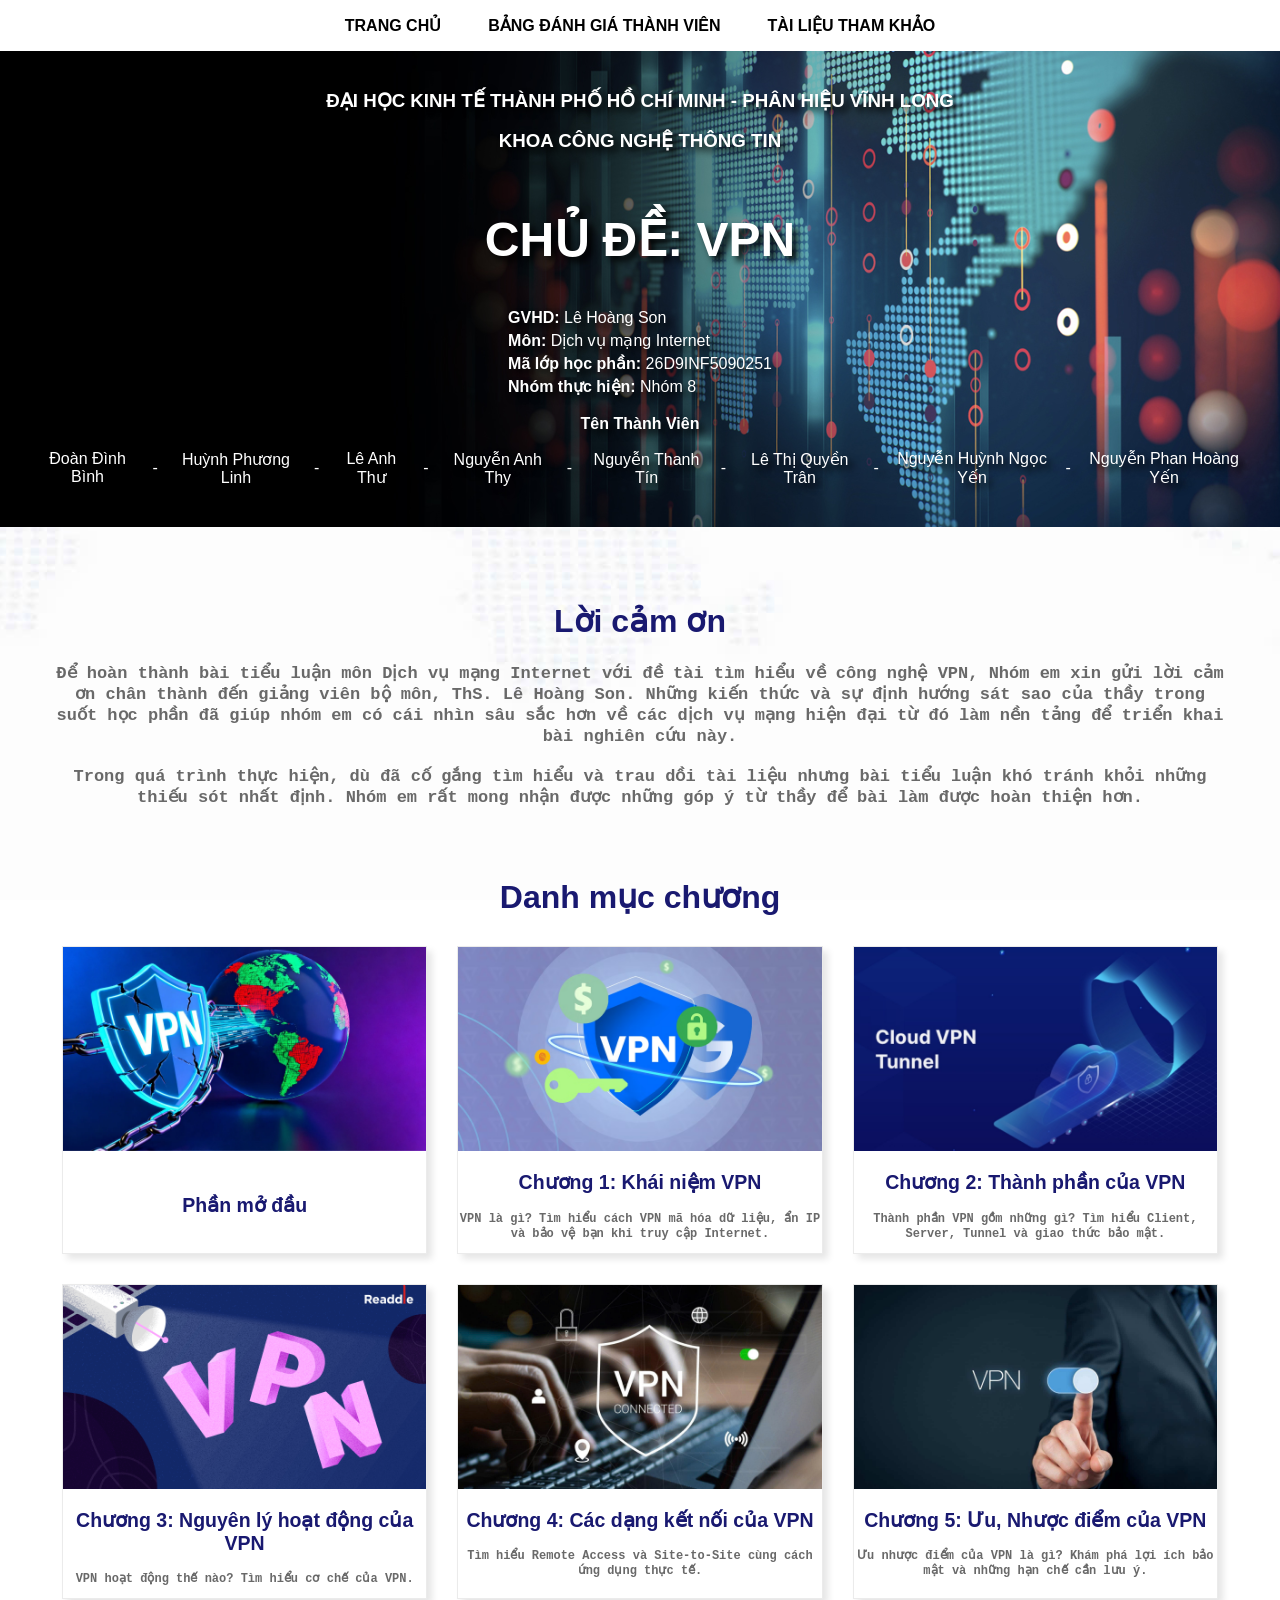
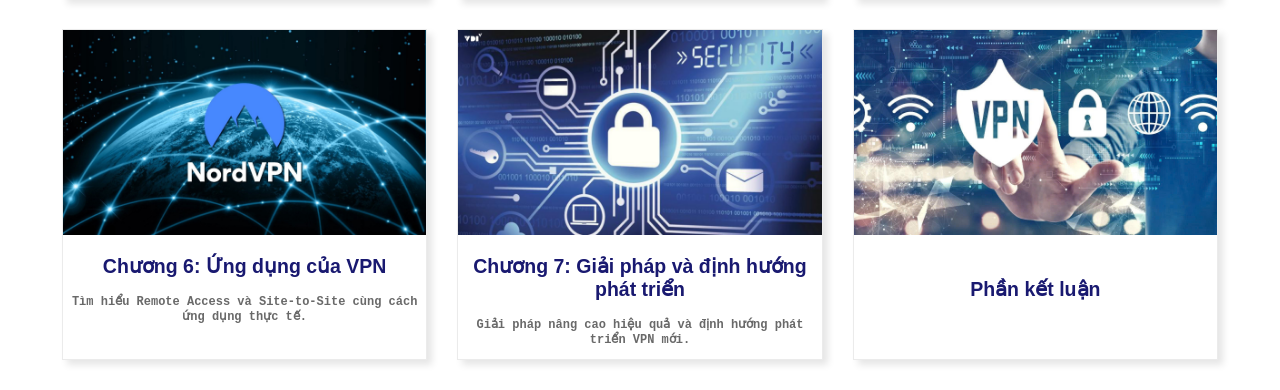
<file: index.html>
<!DOCTYPE html>
<html>
<head>
    <meta charset="UTF-8">
    <title>Nhóm 8_VPN</title>
	<link rel="stylesheet" href="KTHP_cacchuong.css">
    <style>
		.lco
		{
			padding-left: 50px;
			padding-right:50px;
			text-align: center;
			color: #696969;
			font-family: "Consolas", "Courier New", "Roboto Mono", monospace,sans-serif;
			font-size: 17px;
		}
		/*---------*/
		.cacchuong
		{
			text-align: center; 
			font-size: 12px; 
			color: #696969;
			font-family: "Consolas", "Courier New", "Roboto Mono", monospace,sans-serif;
			font-weight: bold;
			text-decoration: none;
		}
		/*---------*/
		.lcc{
		font-size: 13px; 
		text-align: center; 
		color: #191970;
		text-decoration: none;
		}

		
    </style>
</head>
<body>

    <!-- Header -->
	<table cellspacing="15" align="center">
		<tr>
			<td>
				<a class="menu" href="index.html">TRANG CHỦ</a>
			</td>
			<td>
				<a class="menu" href="KTHP_dgtv.html">BẢNG ĐÁNH GIÁ THÀNH VIÊN</a>
			</td>
			<td>
				<a class="menu" href="KTHP_tltk.html">TÀI LIỆU THAM KHẢO</a>
			</td>
		</tr>
	</table>
<div class="bg">
    <!-- Banner -->
     <div class="banner" style="padding-bottom: 40px;padding-top:20px">
	<h3 align="center"><font  color="white">ĐẠI HỌC KINH TẾ THÀNH PHỐ HỒ CHÍ MINH - PHÂN HIỆU VĨNH LONG </font> </h3>
	<h3 align="center"><font  color="white">KHOA CÔNG NGHỆ THÔNG TIN </font> </h3>
	<br>
        <h1 align="center"> 
			<font size="7" color="white">CHỦ ĐỀ: VPN </font> 
		</h1>
		<br>
    <!-- Tên tv -->		
	<table align="center">
	<tr align="left">
				<td><b>GVHD:</b> Lê Hoàng Son</td>
			</tr>
			<tr  align="left">
				<td><b>Môn:</b> Dịch vụ mạng Internet</td>
			</tr>
			<tr  align="left">
				<td><b>Mã lớp học phần:</b> 26D9INF5090251</td>
			</tr>
			<tr  align="left">
				<td><b>Nhóm thực hiện:</b> Nhóm 8</td>
			</tr>
	</table>	
		<p><b>Tên Thành Viên</b></p>
		<table align="center" cellpadding="0" cellspacing="0">
			<tr>
				<td></td>
			<tr >
				<td width="40"></td>			
				<td>Đoàn Đình Bình</td>
				<td width="40">-</td> 
				<td>Huỳnh Phương Linh</td>
				<td width="40">-</td>
				<td>Lê Anh Thư</td>
				<td width="40">-</td>
				<td>Nguyễn Anh Thy</td>
				<td width="40">-</td>
				<td>Nguyễn Thanh Tín</td>
				<td width="40">-</td> 
				<td>Lê Thị Quyền Trân</td>
				<td width="40">-</td> 
				<td>Nguyễn Huỳnh Ngọc Yến</td>
				<td width="40">-</td>
				<td>Nguyễn Phan Hoàng Yến</td>
				<td width="40"></td>
			</tr>
		</table>
    </div>
	<br> <br> <br>
    <!-- c.on -->
	<div>
	<h1 align="center"> 
		<font size="6" color="#191970">Lời cảm ơn </font> 
	</h1>
	<P  class="lco"> 
		<b> Để hoàn thành bài tiểu luận môn Dịch vụ mạng Internet với đề tài tìm hiểu về công nghệ VPN, 
			Nhóm em xin gửi lời cảm ơn chân thành đến giảng viên bộ môn, ThS. Lê Hoàng Son. 
			Những kiến thức và sự định hướng sát sao của thầy trong suốt học phần đã giúp nhóm em có cái nhìn sâu sắc hơn về các dịch vụ mạng hiện đại từ đó làm nền tảng để triển khai bài nghiên cứu này.
		<br> <br>
			Trong quá trình thực hiện, dù đã cố gắng tìm hiểu và trau dồi tài liệu nhưng bài tiểu luận khó tránh khỏi những thiếu sót nhất định. 
			Nhóm em rất mong nhận được những góp ý từ thầy để bài làm được hoàn thiện hơn.
		</b>
	</P>
	</div>
	<br> <br> <br>
	<h1 align="center" style="margin: 0px"> 
		<font size="6" color="#191970">Danh mục chương </font> 
	</h1>
    <!-- các chương -->
	<table width="95%" align="center" border="0" cellpadding="0" cellspacing="30">
		<tr>
			<!-- mđ -->
			<td width="33%" valign="top" bgcolor="white" style="border: 1px solid #EBEBEB; box-shadow: 5px 5px 7px rgba(0,0,0,0.1);">
				<img src="img/h3.jpg" width="100%">
				<a class="lcc" href="KTHP_PMD.html"><h2><br> Phần mở đầu</h2></a>
			</td>
			<!-- c1 -->
			<td width="33%" valign="top" bgcolor="white" style="border: 1px solid #EBEBEB; box-shadow: 5px 5px 7px rgba(0,0,0,0.1);">
				<img src="img/h2.jpg" width="100%"></a>
				<a class="lcc" href="KTHP_C1.html"><h2>Chương 1: Khái niệm VPN</h2></a>
				<p class="cacchuong"> VPN là gì? Tìm hiểu cách VPN mã hóa dữ liệu, ẩn IP và bảo vệ bạn khi truy cập Internet.</p>
			</td>
			<!-- c2 -->
			<td width="33%" valign="top" bgcolor="white" style="border: 1px solid #EBEBEB; box-shadow: 5px 5px 7px rgba(0,0,0,0.1);">
				<img src="img/tn2.jpg" width="100%">
				<a class="lcc" href="KTHP_C2.html"><h2>Chương 2: Thành phần của VPN</h2></a>
				<p class="cacchuong">Thành phần VPN gồm những gì? Tìm hiểu Client, Server, Tunnel và giao thức bảo mật.</p>
			</td>
		</tr>
		<tr>
			<!-- c3 -->
			<td width="33%" valign="top" bgcolor="white" style="border: 1px solid #EBEBEB; box-shadow: 5px 5px 7px rgba(0,0,0,0.1);">
				<img src="img/tn7.jpg" width="100%">
				<a class="lcc" href="KTHP_C3.html"><h2>Chương 3: Nguyên lý hoạt động của VPN</h2></a>
				<p class="cacchuong">VPN hoạt động thế nào? Tìm hiểu cơ chế của VPN.</p>
			</td>
			<!-- c4 -->
			<td width="33%" valign="top" bgcolor="white" style="border: 1px solid #EBEBEB; box-shadow: 5px 5px 7px rgba(0,0,0,0.1);">
				<img src="img/tn4.jpg" width="100%">
				<a class="lcc" href="KTHP_C4.html"><h2>Chương 4: Các dạng kết nối của VPN</h2></a>
				<p class="cacchuong">Tìm hiểu Remote Access và Site-to-Site cùng cách ứng dụng thực tế.</p>
			</td>

			<!-- c5 -->
			<td width="33%" valign="top" bgcolor="white" style="border: 1px solid #EBEBEB; box-shadow: 5px 5px 7px rgba(0,0,0,0.1);">
				<img src="img/h4.jpg" width="100%">
				<a class="lcc" href="KTHP_C5.html"><h2>Chương 5: Ưu, Nhược điểm của VPN</h2></a>
				<p class="cacchuong">Ưu nhược điểm của VPN là gì? Khám phá lợi ích bảo mật và những hạn chế cần lưu ý.</p>
			</td>
		</tr>
		<tr>
			<!-- c6 -->
			<td width="33%" valign="top" bgcolor="white" style="border: 1px solid #EBEBEB; box-shadow: 5px 5px 7px rgba(0,0,0,0.1);">
				<img src="img/tn8.jpg" width="100%">
				<a class="lcc" href="KTHP_C6.html"><h2>Chương 6: Ứng dụng của VPN</h2></a>
				<p class="cacchuong">Tìm hiểu Remote Access và Site-to-Site cùng cách ứng dụng thực tế.</p>
			</td>
			<!-- c7 -->
			<td width="33%" valign="top" bgcolor="white" style="border: 1px solid #EBEBEB; box-shadow: 5px 5px 7px rgba(0,0,0,0.1);">
				<img src="img/tn9.jpg" width="100%">
				<a class="lcc" href="KTHP_C7.html"><h2>Chương 7: Giải pháp và định hướng phát triển</h2></a>
				<p class="cacchuong">Giải pháp nâng cao hiệu quả và định hướng phát triển VPN mới.</p>
			</td>
			 <td width="33%" valign="top" bgcolor="white" style="border: 1px solid #EBEBEB; box-shadow: 5px 5px 7px rgba(0,0,0,0.1);">
				<img src="img/tn6.jpg" width="100%">
				<a class="lcc" href="KTHP_PKL.html"><h2><br>Phần kết luận</h2> </a>
			</td>
		</tr>
	</table>
</div>
</body>
</html>
</file>
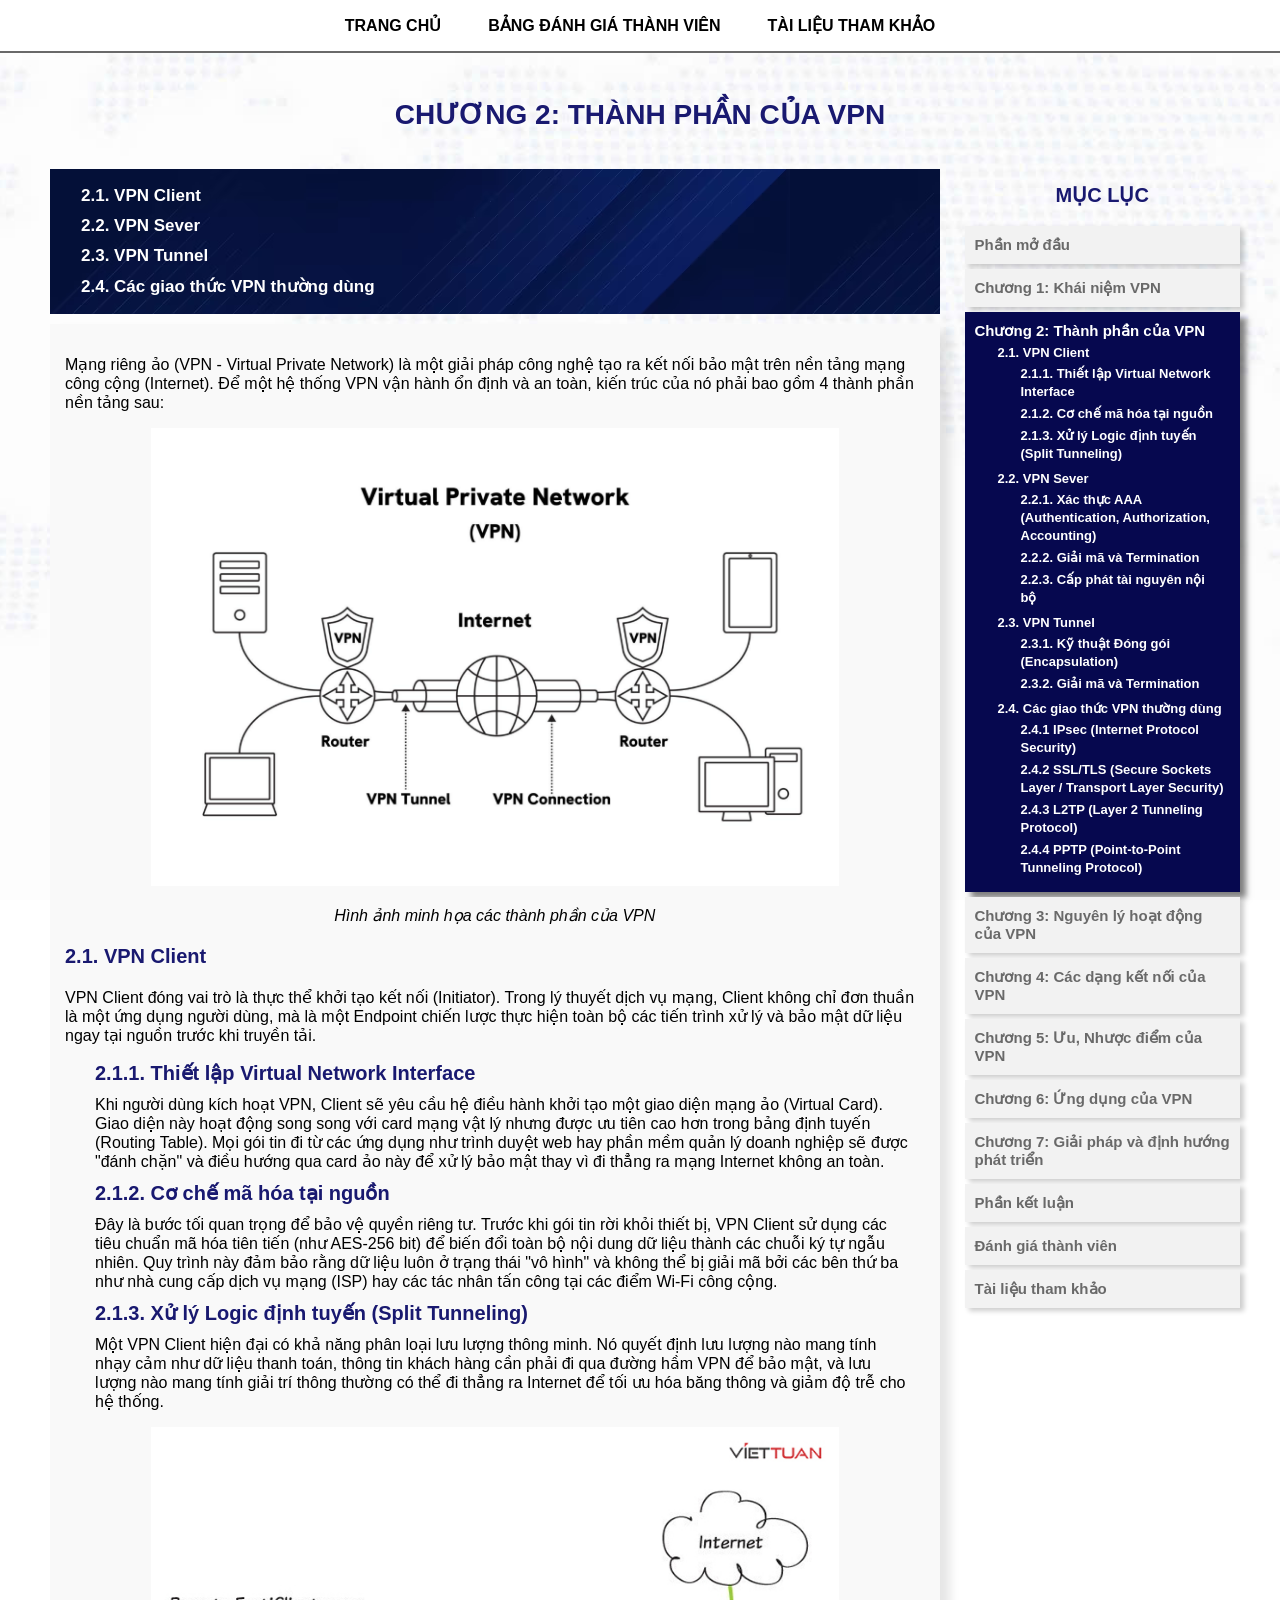
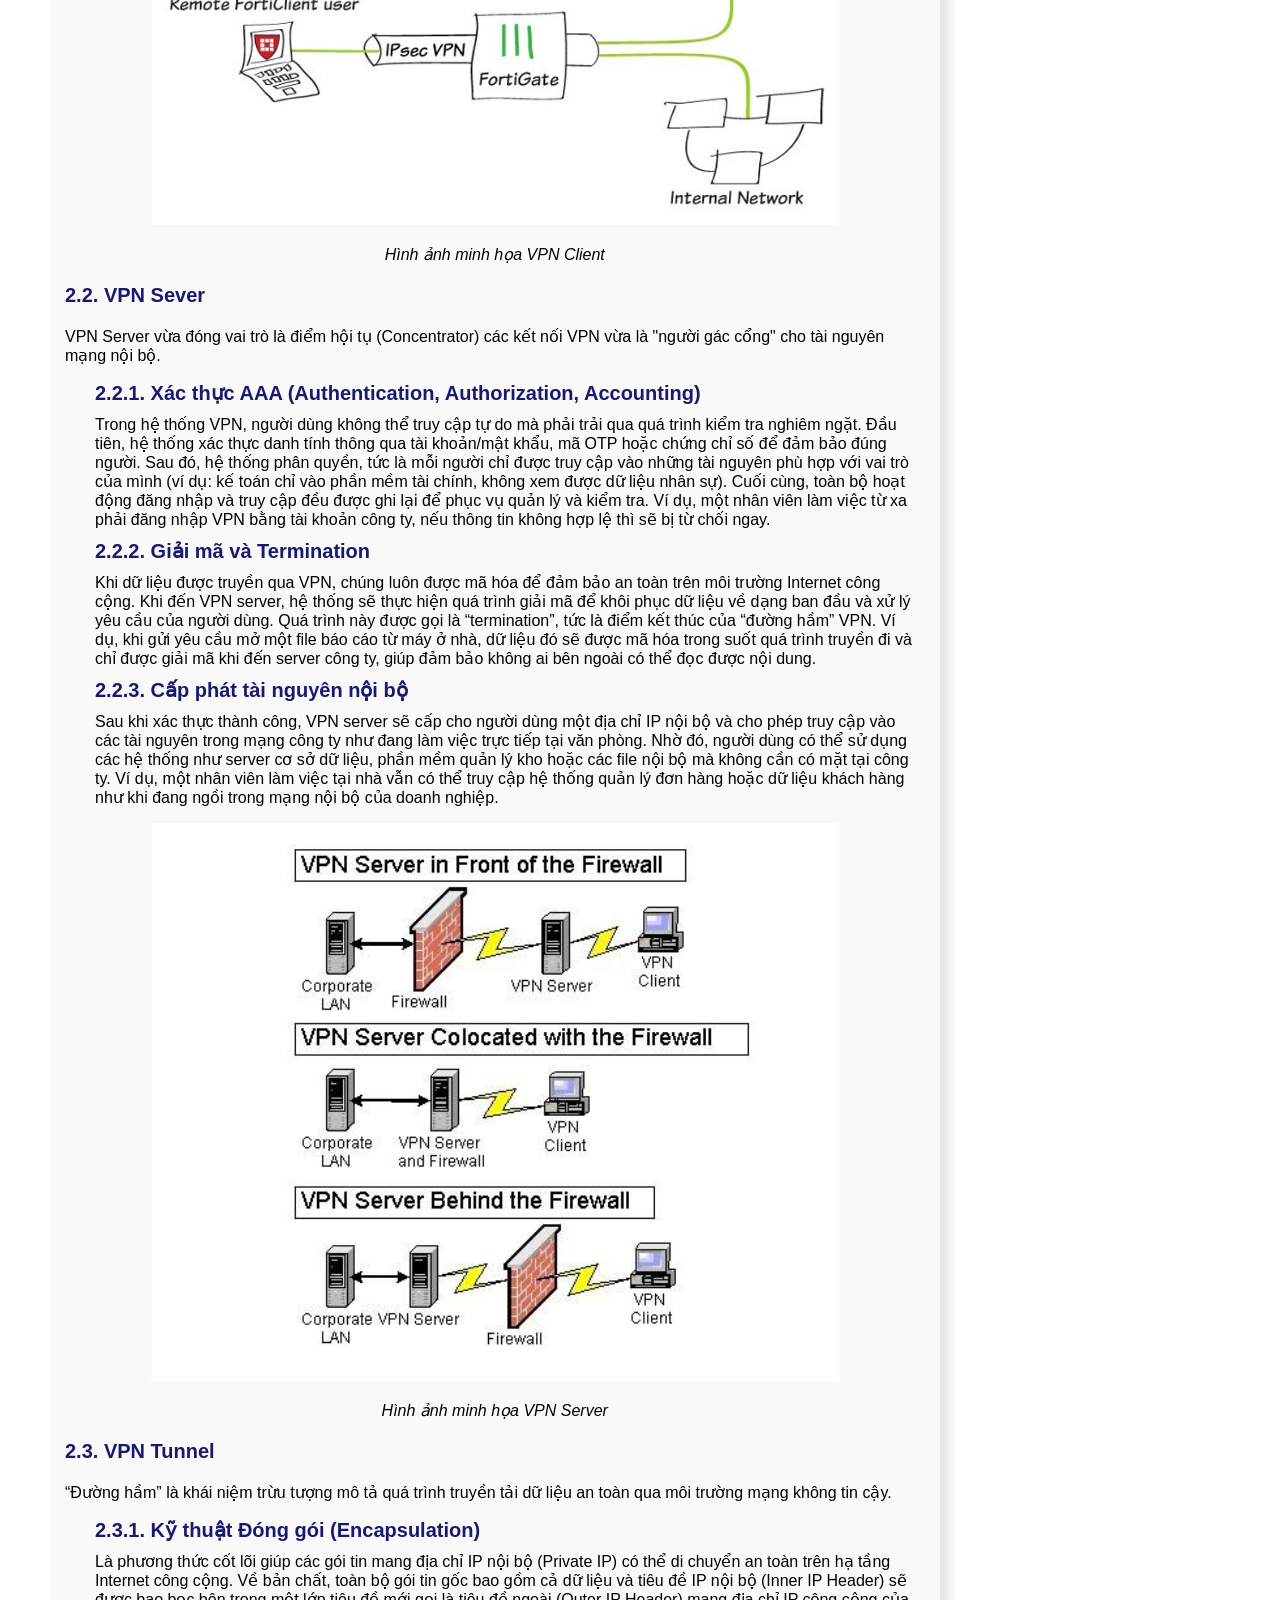
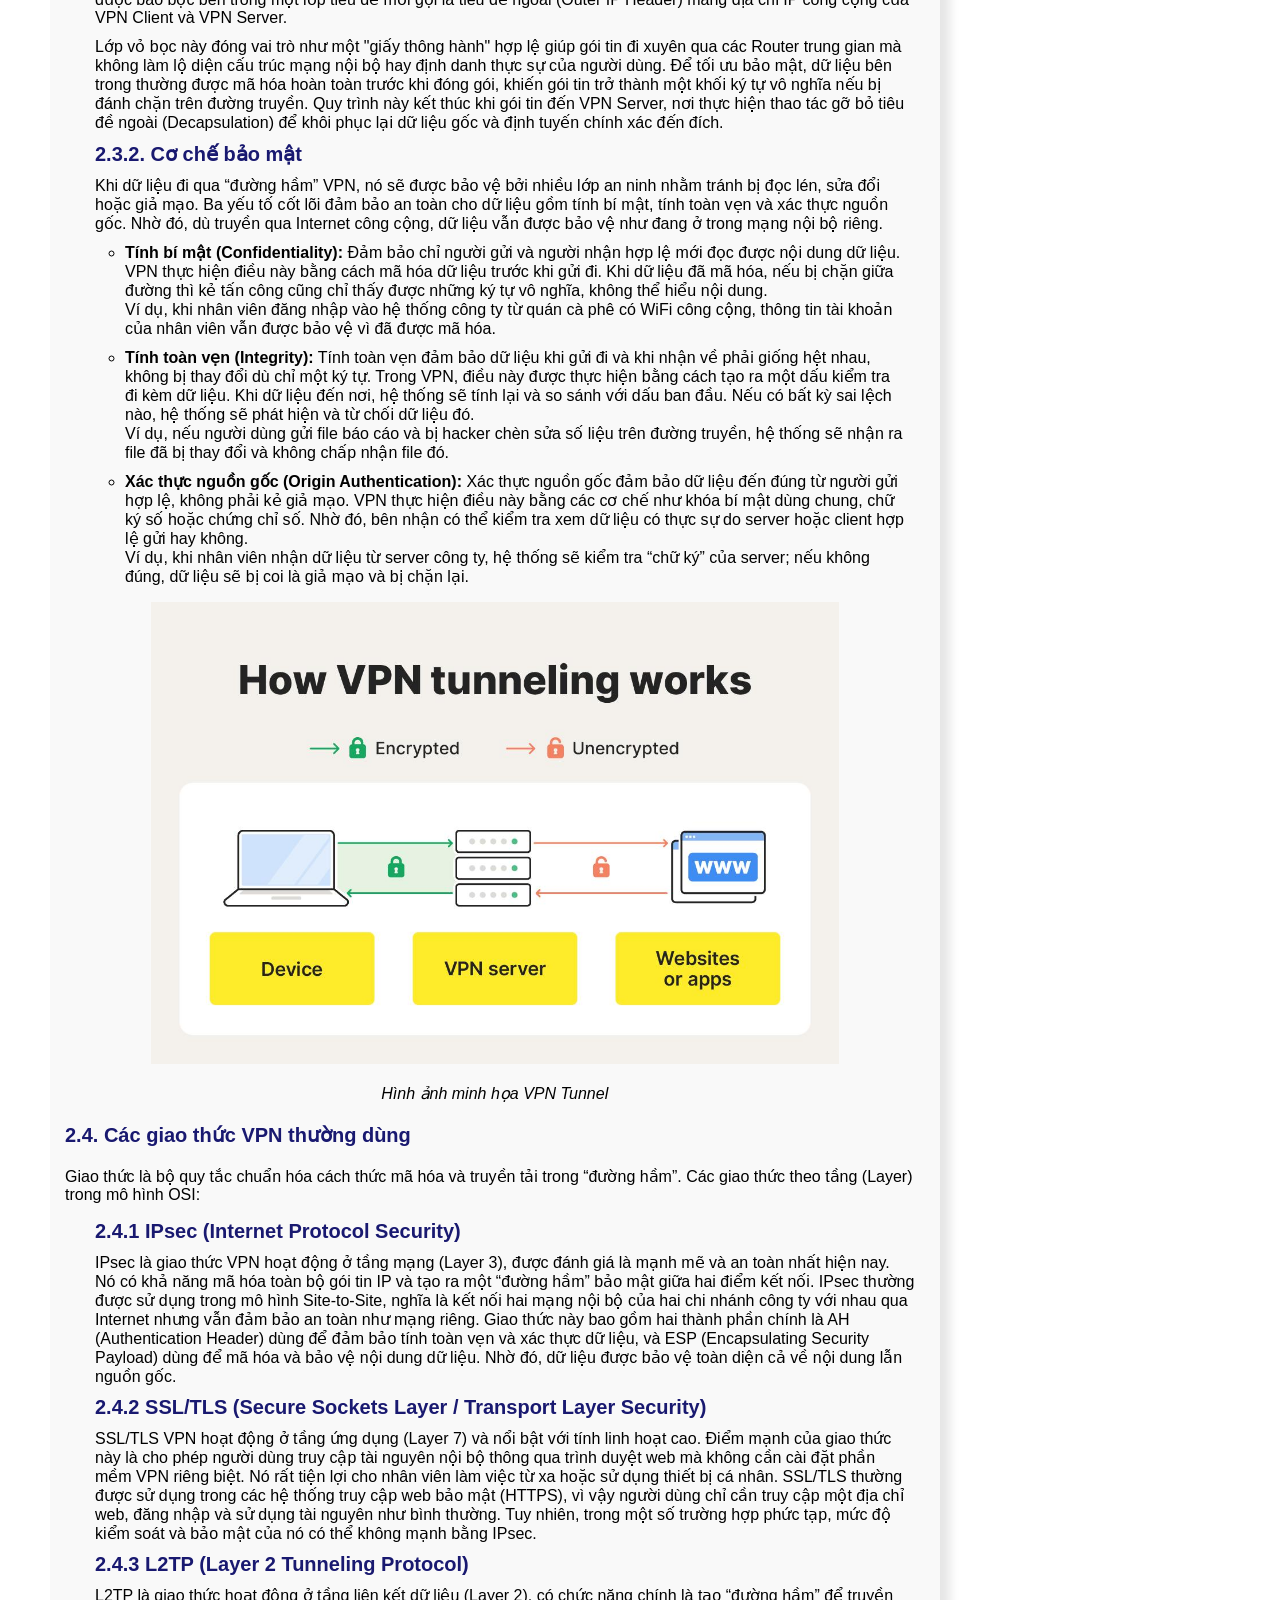
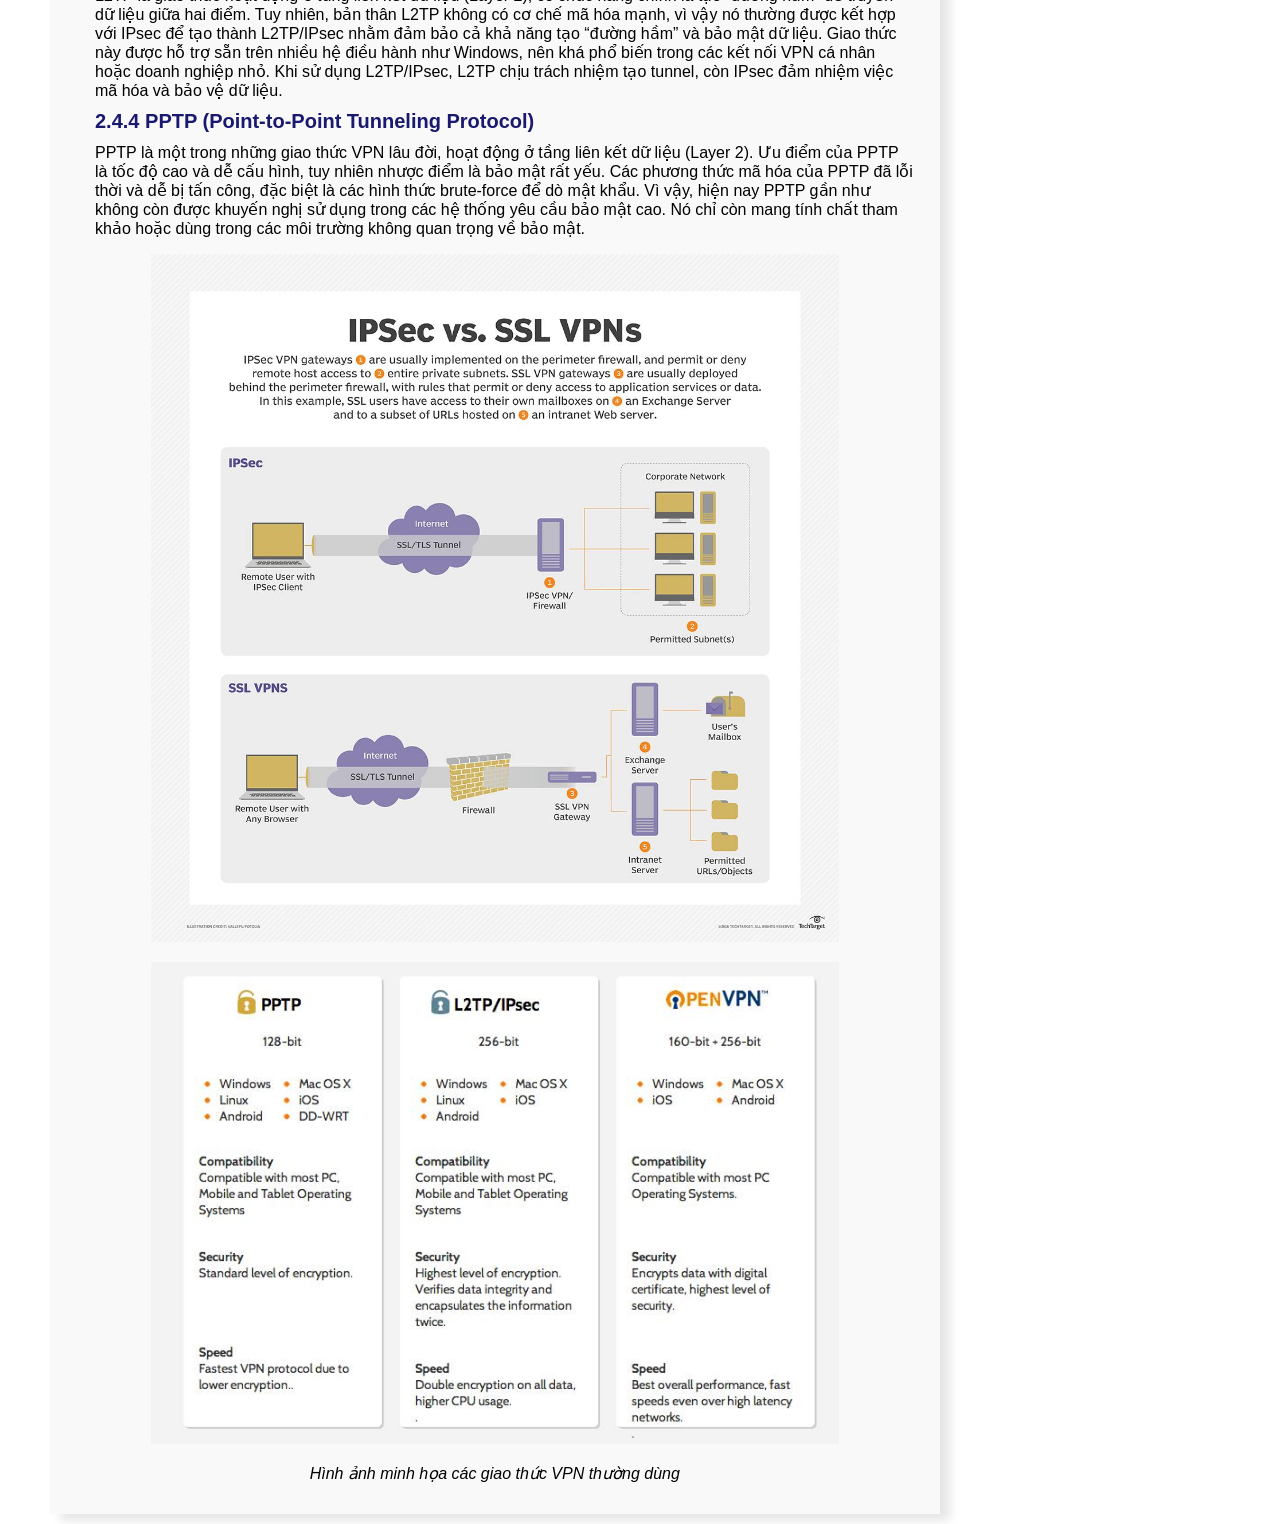
<file: KTHP_C2.html>
<!DOCTYPE html>
<html>
<head>
    <meta charset="UTF-8">
    <title>Chương 2: Thành phần của VPN</title>
	<link rel="stylesheet" href="KTHP_cacchuong.css">
</head>

<body>
	<table cellspacing="15" align="center">
		<tr>
			<td>
				<a class="menu" href="index.html">TRANG CHỦ</a>
			</td>
			<td>
				<a class="menu" href="KTHP_dgtv.html">BẢNG ĐÁNH GIÁ THÀNH VIÊN</a>
			</td>
			<td>
				<a class="menu" href="KTHP_tltk.html">TÀI LIỆU THAM KHẢO</a>
			</td>
		</tr>
	</table>
<div class="bg">
	<hr noshade size="2" color="#696969" align="center" width="100%" style=" margin-top:0px; ">
	<br> 
    <!--header-->
	 <h1 class="title" align="center">CHƯƠNG 2: THÀNH PHẦN CỦA VPN</h1>
	<br>
	<!--ndung-->
	<table width="95%" border=0 cellspacing="10" style=" margin-left: 40px;">
        <tr>
		<!--menu-->
        <td width="75%" background="img/hn2.jpg">
            <ul  style="list-style-type: none;" >
                <li>
                    <a class="ttc1" href="#c2.1">2.1. VPN Client</a>
                </li>
                <li>
                    <a class="ttc1" href="#c2.2">2.2. VPN Sever</a>
                </li>
				<li>
                    <a class="ttc1" href="#c2.3">2.3. VPN Tunnel</a>
                </li>
				 <li>
                    <a class="ttc1" href="#c2.4">2.4. Các giao thức VPN thường dùng</a>
                </li>
            </ul>
		</td>
		<!--mục lục-->
		<td rowspan="2" valign="top"  style="padding-left: 10px">
            <h1 class="ttc" align="center">MỤC LỤC</h1>
            <table width="100%" border="0" cellspacing="5" cellpadding="10">
				<tr bgcolor="#F2F2F2" style="box-shadow: 4px 3px 5px rgba(0,0,0,0.2);">
                    <td><a class="ttc2" href="KTHP_PMD.html">Phần mở đầu</a></td>
                </tr>
                <tr bgcolor="#F2F2F2" style="box-shadow: 4px 3px 5px rgba(0,0,0,0.2);">
                    <td><a class="ttc2"  href="KTHP_C1.html">Chương 1: Khái niệm VPN</a></td>
                </tr>
				
				<tr bgcolor="#06084f" style="box-shadow: 6px 6px 6px rgba(0,0,0,0.5);">
                    <td><a class="ttcc"  href="KTHP_C2.html">Chương 2: Thành phần của VPN</a>
						<table style="margin-left: 20px">
							<tr>
								<td ><a class="ttcc1"  href="#c2.1">2.1. VPN Client</a>
								<table style="margin-left: 20px">
									<tr>
										<td><a class="ttcc1"  href="#c2.1.1">2.1.1. Thiết lập Virtual Network Interface</a></td>
									</tr>
									<tr>
										<td> <a class="ttcc1" href="#c2.1.2">2.1.2. Cơ chế mã hóa tại nguồn</a></td>
									</tr>
									<tr>
										<td> <a class="ttcc1" href="#c2.1.3">2.1.3. Xử lý Logic định tuyến (Split Tunneling)</a></td>
									</tr>
								</table>
								</td>
							</tr>
							<tr>
								<td> <a class="ttcc1" href="#c2.2">2.2. VPN Sever</a>
									<table style="margin-left: 20px">
										<tr>
											<td ><a class="ttcc1"  href="#c2.2.1">2.2.1. Xác thực AAA (Authentication, Authorization, Accounting)</a></td>
										</tr>
										<tr>
											<td> <a class="ttcc1" href="#c2.2.2">2.2.2. Giải mã và Termination</a></td>
										</tr>
										<tr>
											<td> <a class="ttcc1" href="#c2.2.3">2.2.3. Cấp phát tài nguyên nội bộ</a></td>
										</tr>
									</table>
								</td>
							</tr>
							<tr>
								<td><a class="ttcc1" href="#c2.3">2.3. VPN Tunnel</a>
									<table style="margin-left: 20px">
										<tr>
											<td ><a class="ttcc1"  href="#c2.3.1">2.3.1. Kỹ thuật Đóng gói (Encapsulation)</a></td>
										</tr>
										<tr>
											<td> <a class="ttcc1" href="#c2.3.2">2.3.2. Giải mã và Termination</a></td>
										</tr>
									</table>
								</td>
							</tr>
							<tr>
								<td><a class="ttcc1" href="#c2.4">2.4. Các giao thức VPN thường dùng</a>
									<table style="margin-left: 20px">
										<tr>
											<td ><a class="ttcc1"  href="#c2.4.1">2.4.1 IPsec (Internet Protocol Security)</a>
											
											</td>
										</tr>
										<tr>
											<td> <a class="ttcc1" href="#c2.4.2">2.4.2 SSL/TLS (Secure Sockets Layer / Transport Layer Security)</a></td>
										</tr>
										<tr>
											<td> <a class="ttcc1" href="#c2.4.3">2.4.3 L2TP (Layer 2 Tunneling Protocol)</a></td>
										</tr>
										<tr>
											<td> <a class="ttcc1" href="#c2.4.4">2.4.4 PPTP (Point-to-Point Tunneling Protocol)</a></td>
										</tr>
									</table>
								</td>
							</tr>
						</table>
					</td>
                </tr>
				<tr bgcolor="#F2F2F2" style="box-shadow: 4px 3px 5px rgba(0,0,0,0.2);">  
                    <td><a class="ttc2" href="KTHP_C3.html">Chương 3: Nguyên lý hoạt động của VPN</a></td>
                </tr>
                <tr bgcolor="#F2F2F2" style="box-shadow: 4px 3px 5px rgba(0,0,0,0.2);">
                    <td><a class="ttc2" href="KTHP_C4.html">Chương 4: Các dạng kết nối của VPN</a></td>
                </tr>
				<tr bgcolor="#F2F2F2" style="box-shadow: 4px 3px 5px rgba(0,0,0,0.2);">
                    <td><a class="ttc2" href="KTHP_C5.html">Chương 5: Ưu, Nhược điểm của VPN</a></td>
                </tr>
				<tr bgcolor="#F2F2F2" style="box-shadow: 4px 3px 5px rgba(0,0,0,0.2);">
                    <td><a class="ttc2" href="KTHP_C6.html">Chương 6: Ứng dụng của VPN</a></td>
                </tr>
				<tr bgcolor="#F2F2F2" style="box-shadow: 4px 3px 5px rgba(0,0,0,0.2);">
                    <td><a class="ttc2" href="KTHP_C7.html">Chương 7: Giải pháp và định hướng phát triển</a></td>
                </tr>
				<tr bgcolor="#F2F2F2" style="box-shadow: 4px 3px 5px rgba(0,0,0,0.2);">
                    <td><a class="ttc2" href="KTHP_PKL.html">Phần kết luận</a></td>
                </tr>
				<tr bgcolor="#F2F2F2" style="box-shadow: 4px 3px 5px rgba(0,0,0,0.2);">
                    <td><a class="ttc2" href="KTHP_dgtv.html">Đánh giá thành viên</a></td>
                </tr>
				<tr bgcolor="#F2F2F2" style="box-shadow: 4px 3px 5px rgba(0,0,0,0.2);">
                    <td><a class="ttc2" href="KTHP_tltk.html">Tài liệu tham khảo</a></td>
                </tr>
            </table>
		</td> 
		</tr>
		<tr valign="top" >
		<td  bgcolor="#F9F9F9" class="nd">
		
				<p>Mạng riêng ảo (VPN - Virtual Private Network) là một giải pháp công nghệ tạo ra kết nối bảo mật trên nền tảng mạng công cộng (Internet).
				Để một hệ thống VPN vận hành ổn định và an toàn, kiến trúc của nó phải bao gồm 4 thành phần nền tảng sau:
				</p>
			<p align="center"><img src="img/2.a.jpg" alt="Ảnh minh họa các thành phần của VPN" width="80%" ></p>
					<p align="center"><i>Hình ảnh minh họa các thành phần của VPN</i></P>
		
                <h3 class="ttc" id="c2.1">2.1. VPN Client</h3>
					<p>VPN Client đóng vai trò là thực thể khởi tạo kết nối (Initiator). Trong lý thuyết dịch vụ mạng, Client không chỉ đơn thuần là một ứng dụng người dùng, mà là một Endpoint chiến lược thực hiện toàn bộ các tiến trình xử lý và bảo mật dữ liệu ngay tại nguồn trước khi truyền tải.
					</p>
					<ul style="list-style-type: none;">
						<li class="ttc" id="c2.1.1">2.1.1. Thiết lập Virtual Network Interface</li>
						<li>Khi người dùng kích hoạt VPN, Client sẽ yêu cầu hệ điều hành khởi tạo một giao diện mạng ảo (Virtual Card). Giao diện này hoạt động song song với card mạng vật lý nhưng được ưu tiên cao hơn trong bảng định tuyến (Routing Table).
						Mọi gói tin đi từ các ứng dụng như trình duyệt web hay phần mềm quản lý doanh nghiệp sẽ được "đánh chặn" và điều hướng qua card ảo này để xử lý bảo mật thay vì đi thẳng ra mạng Internet không an toàn.</li>
						<li class="ttc" id="c2.1.2">2.1.2. Cơ chế mã hóa tại nguồn </li>
						<li>Đây là bước tối quan trọng để bảo vệ quyền riêng tư. Trước khi gói tin rời khỏi thiết bị, VPN Client sử dụng các tiêu chuẩn mã hóa tiên tiến (như AES-256 bit) để biến đổi toàn bộ nội dung dữ liệu thành các chuỗi ký tự ngẫu nhiên.
						Quy trình này đảm bảo rằng dữ liệu luôn ở trạng thái "vô hình" và không thể bị giải mã bởi các bên thứ ba như nhà cung cấp dịch vụ mạng (ISP) hay các tác nhân tấn công tại các điểm Wi-Fi công cộng. </li>
						
						<li class="ttc" id="c2.1.3">2.1.3. Xử lý Logic định tuyến (Split Tunneling)</li>
						<li>Một VPN Client hiện đại có khả năng phân loại lưu lượng thông minh. Nó quyết định lưu lượng nào mang tính nhạy cảm như dữ liệu thanh toán, thông tin khách hàng cần phải đi qua đường hầm VPN để bảo mật, và lưu lượng nào mang tính giải trí thông thường có thể đi thẳng ra Internet để tối ưu hóa băng thông và giảm độ trễ cho hệ thống.</li>
					</ul>
			<p align="center"><img src="img/2.b.jpg" alt="Ảnh minh họa VPN Client" width="80%" ></p>
					<p align="center"><i>Hình ảnh minh họa VPN Client</i></P>

                <h3 class="ttc" id="c2.2">2.2. VPN Sever</h3>
					<p>VPN Server vừa đóng vai trò là điểm hội tụ (Concentrator) các kết nối VPN vừa là "người gác cổng" cho tài nguyên mạng nội bộ.
					</p> 
					<ul style="list-style-type: none;">
						<li class="ttc" id="c2.2.1">2.2.1. Xác thực AAA (Authentication, Authorization, Accounting)</li>
						<li>Trong hệ thống VPN, người dùng không thể truy cập tự do mà phải trải qua quá trình kiểm tra nghiêm ngặt. Đầu tiên, hệ thống xác thực danh tính thông qua tài khoản/mật khẩu,
							mã OTP hoặc chứng chỉ số để đảm bảo đúng người. Sau đó, hệ thống phân quyền, tức là mỗi người chỉ được truy cập vào những tài nguyên phù hợp với vai trò của mình (ví dụ: kế toán chỉ vào phần mềm tài chính, không xem được dữ liệu nhân sự). 
							Cuối cùng, toàn bộ hoạt động đăng nhập và truy cập đều được ghi lại để phục vụ quản lý và kiểm tra. Ví dụ, một nhân viên làm việc từ xa phải đăng nhập VPN bằng tài khoản công ty, nếu thông tin không hợp lệ thì sẽ bị từ chối ngay.</li>
						
						<li class="ttc" id="c2.2.2">2.2.2. Giải mã và Termination</li>
						<li>Khi dữ liệu được truyền qua VPN, chúng luôn được mã hóa để đảm bảo an toàn trên môi trường Internet công cộng.
							Khi đến VPN server, hệ thống sẽ thực hiện quá trình giải mã để khôi phục dữ liệu về dạng ban đầu và xử lý yêu cầu của người dùng. Quá trình này được gọi là “termination”, tức là điểm kết thúc của “đường hầm” VPN. 
							Ví dụ, khi gửi yêu cầu mở một file báo cáo từ máy ở nhà, dữ liệu đó sẽ được mã hóa trong suốt quá trình truyền đi và chỉ được giải mã khi đến server công ty, giúp đảm bảo không ai bên ngoài có thể đọc được nội dung.</li>
						
						<li class="ttc" id="c2.2.3">2.2.3. Cấp phát tài nguyên nội bộ</li>
						<li>Sau khi xác thực thành công, VPN server sẽ cấp cho người dùng một địa chỉ IP nội bộ và cho phép truy cập vào các tài nguyên trong mạng công ty như đang làm việc trực tiếp tại văn phòng. 
							Nhờ đó, người dùng có thể sử dụng các hệ thống như server cơ sở dữ liệu, phần mềm quản lý kho hoặc các file nội bộ mà không cần có mặt tại công ty.
							Ví dụ, một nhân viên làm việc tại nhà vẫn có thể truy cập hệ thống quản lý đơn hàng hoặc dữ liệu khách hàng như khi đang ngồi trong mạng nội bộ của doanh nghiệp.</li>
					</ul>
			<p align="center"><img src="img/2.c.jpg" alt="Ảnh minh họa VPN Server" width="80%" ></p>
					<p align="center"><i>Hình ảnh minh họa VPN Server</i></P>

                <h3 class="ttc" id="c2.3">2.3. VPN Tunnel</h3>
					<p>“Đường hầm” là khái niệm trừu tượng mô tả quá trình truyền tải dữ liệu an toàn qua môi trường mạng không tin cậy.
					</p>
					<ul style="list-style-type: none;">
						<li class="ttc" id="c2.3.1">2.3.1. Kỹ thuật Đóng gói (Encapsulation)</li>
						<li>Là phương thức cốt lõi giúp các gói tin mang địa chỉ IP nội bộ (Private IP) có thể di chuyển an toàn trên hạ tầng Internet công cộng. Về bản chất, toàn bộ gói tin gốc bao gồm cả dữ liệu và tiêu đề IP nội bộ
							(Inner IP Header) sẽ được bao bọc bên trong một lớp tiêu đề mới gọi là tiêu đề ngoài (Outer IP Header) mang địa chỉ IP công cộng của VPN Client và VPN Server.</li>
						<li>Lớp vỏ bọc này đóng vai trò như một "giấy thông hành" hợp lệ giúp gói tin đi xuyên qua các Router trung gian mà không làm lộ diện cấu trúc mạng nội bộ hay định danh thực sự của người dùng. Để tối ưu bảo mật, 
							dữ liệu bên trong thường được mã hóa hoàn toàn trước khi đóng gói, khiến gói tin trở thành một khối ký tự vô nghĩa nếu bị đánh chặn trên đường truyền. Quy trình này kết thúc khi gói tin đến VPN Server, nơi thực hiện
							thao tác gỡ bỏ tiêu đề ngoài (Decapsulation) để khôi phục lại dữ liệu gốc và định tuyến chính xác đến đích.</li>
							
						<li class="ttc" id="c2.3.2">2.3.2. Cơ chế bảo mật</li>
						<li>Khi dữ liệu đi qua “đường hầm” VPN, nó sẽ được bảo vệ bởi nhiều lớp an ninh nhằm tránh bị đọc lén, sửa đổi hoặc giả mạo. 
							Ba yếu tố cốt lõi đảm bảo an toàn cho dữ liệu gồm tính bí mật, tính toàn vẹn và xác thực nguồn gốc. Nhờ đó, dù truyền qua Internet công cộng, dữ liệu vẫn được bảo vệ như đang ở trong mạng nội bộ riêng.
							
							<ul>
								<li>
									<b>Tính bí mật (Confidentiality):</b> Đảm bảo chỉ người gửi và người nhận hợp lệ mới đọc được nội dung dữ liệu. VPN thực hiện điều này bằng cách mã hóa dữ liệu trước khi gửi đi. 
									Khi dữ liệu đã mã hóa, nếu bị chặn giữa đường thì kẻ tấn công cũng chỉ thấy được những ký tự vô nghĩa, không thể hiểu nội dung. 
									<br>Ví dụ, khi nhân viên đăng nhập vào hệ thống công ty từ quán cà phê có WiFi công cộng, thông tin tài khoản của nhân viên vẫn được bảo vệ vì đã được mã hóa.
								</li>
								<li>
									<b>Tính toàn vẹn (Integrity):</b> Tính toàn vẹn đảm bảo dữ liệu khi gửi đi và khi nhận về phải giống hệt nhau, không bị thay đổi dù chỉ một ký tự. Trong VPN, điều này được thực hiện bằng cách tạo ra một dấu kiểm tra
									đi kèm dữ liệu. Khi dữ liệu đến nơi, hệ thống sẽ tính lại và so sánh với dấu ban đầu. Nếu có bất kỳ sai lệch nào, hệ thống sẽ phát hiện và từ chối dữ liệu đó. 
									<br>Ví dụ, nếu người dùng gửi file báo cáo và bị hacker chèn sửa số liệu trên đường truyền, hệ thống sẽ nhận ra file đã bị thay đổi và không chấp nhận file đó.
								</li>
								<li>
									<b>Xác thực nguồn gốc (Origin Authentication):</b> Xác thực nguồn gốc đảm bảo dữ liệu đến đúng từ người gửi hợp lệ, không phải kẻ giả mạo. 
									VPN thực hiện điều này bằng các cơ chế như khóa bí mật dùng chung, chữ ký số hoặc chứng chỉ số. Nhờ đó, bên nhận có thể kiểm tra xem dữ liệu có thực sự do server hoặc client hợp lệ gửi hay không. 
									<br>Ví dụ, khi nhân viên nhận dữ liệu từ server công ty, hệ thống sẽ kiểm tra “chữ ký” của server; nếu không đúng, dữ liệu sẽ bị coi là giả mạo và bị chặn lại.
								</li>
							</ul>
						</li>
					</ul>
					<p align="center"><img src="img/2.d.jpg" alt="Ảnh minh họa VPN Tunnel" width="80%" ></p>
					<p align="center"><i>Hình ảnh minh họa VPN Tunnel</i></P>
                <h3 class="ttc" id="c2.4">2.4. Các giao thức VPN thường dùng</h3>
					<p>Giao thức là bộ quy tắc chuẩn hóa cách thức mã hóa và truyền tải trong “đường hầm”. Các giao thức theo tầng (Layer) trong mô hình OSI:
					</p> 
					
					<ul style="list-style-type: none;">
						<li class="ttc" id="c2.4.1">2.4.1 IPsec (Internet Protocol Security)</li>
						<li>IPsec là giao thức VPN hoạt động ở tầng mạng (Layer 3), được đánh giá là mạnh mẽ và an toàn nhất hiện nay. 
							Nó có khả năng mã hóa toàn bộ gói tin IP và tạo ra một “đường hầm” bảo mật giữa hai điểm kết nối. IPsec thường được sử dụng trong mô hình Site-to-Site, 
							nghĩa là kết nối hai mạng nội bộ của hai chi nhánh công ty với nhau qua Internet nhưng vẫn đảm bảo an toàn như mạng riêng. 
							Giao thức này bao gồm hai thành phần chính là AH (Authentication Header) dùng để đảm bảo tính toàn vẹn và xác thực dữ liệu, và ESP (Encapsulating Security Payload) dùng để mã hóa và bảo vệ nội dung dữ liệu. 
							Nhờ đó, dữ liệu được bảo vệ toàn diện cả về nội dung lẫn nguồn gốc.
						</li>
						<li class="ttc" id="c2.4.2">2.4.2 SSL/TLS (Secure Sockets Layer / Transport Layer Security)</li>
						<li> SSL/TLS VPN hoạt động ở tầng ứng dụng (Layer 7) và nổi bật với tính linh hoạt cao. 
							Điểm mạnh của giao thức này là cho phép người dùng truy cập tài nguyên nội bộ thông qua trình duyệt web mà không cần cài đặt phần mềm VPN riêng biệt.
							 Nó rất tiện lợi cho nhân viên làm việc từ xa hoặc sử dụng thiết bị cá nhân. SSL/TLS thường được sử dụng trong các hệ thống truy cập web bảo mật (HTTPS), 
							 vì vậy người dùng chỉ cần truy cập một địa chỉ web, đăng nhập và sử dụng tài nguyên như bình thường. Tuy nhiên, trong một số trường hợp phức tạp, mức độ kiểm soát và bảo mật của nó có thể không mạnh bằng IPsec.

						</li>
						
						<li class="ttc" id="c2.4.3">2.4.3 L2TP (Layer 2 Tunneling Protocol)</li>
						<li>L2TP là giao thức hoạt động ở tầng liên kết dữ liệu (Layer 2), có chức năng chính là tạo “đường hầm” để truyền dữ liệu giữa hai điểm. 
							Tuy nhiên, bản thân L2TP không có cơ chế mã hóa mạnh, vì vậy nó thường được kết hợp với IPsec để tạo thành L2TP/IPsec nhằm đảm bảo cả khả năng tạo “đường hầm” và bảo mật dữ liệu. Giao thức này được hỗ trợ sẵn trên nhiều hệ điều hành như Windows, 
							nên khá phổ biến trong các kết nối VPN cá nhân hoặc doanh nghiệp nhỏ. Khi sử dụng L2TP/IPsec, L2TP chịu trách nhiệm tạo tunnel, còn IPsec đảm nhiệm việc mã hóa và bảo vệ dữ liệu.
						</li>
						
						<li class="ttc" id="c2.4.4">2.4.4 PPTP (Point-to-Point Tunneling Protocol)</li>
						<li>PPTP là một trong những giao thức VPN lâu đời, hoạt động ở tầng liên kết dữ liệu (Layer 2).
							Ưu điểm của PPTP là tốc độ cao và dễ cấu hình, tuy nhiên nhược điểm là bảo mật rất yếu. Các phương thức mã hóa của PPTP đã lỗi thời và dễ bị tấn công, đặc biệt là các hình thức brute-force để dò mật khẩu. 
							Vì vậy, hiện nay PPTP gần như không còn được khuyến nghị sử dụng trong các hệ thống yêu cầu bảo mật cao. Nó chỉ còn mang tính chất tham khảo hoặc dùng trong các môi trường không quan trọng về bảo mật.
						</li>
					</ul>
			<p align="center"><img src="img/2.e.jpg" alt="Ảnh minh họa các giao thức VPN thường dùng" width="80%" ></p>
			<p align="center"><img src="img/2.f.jpg" alt="Ảnh minh họa các giao thức VPN thường dùng" width="80%" ></p>
					<p align="center"><i>Hình ảnh minh họa các giao thức VPN thường dùng</i></P>

		</td>
		</tr>
		</table>
</div>
</body>
</html>
</file>
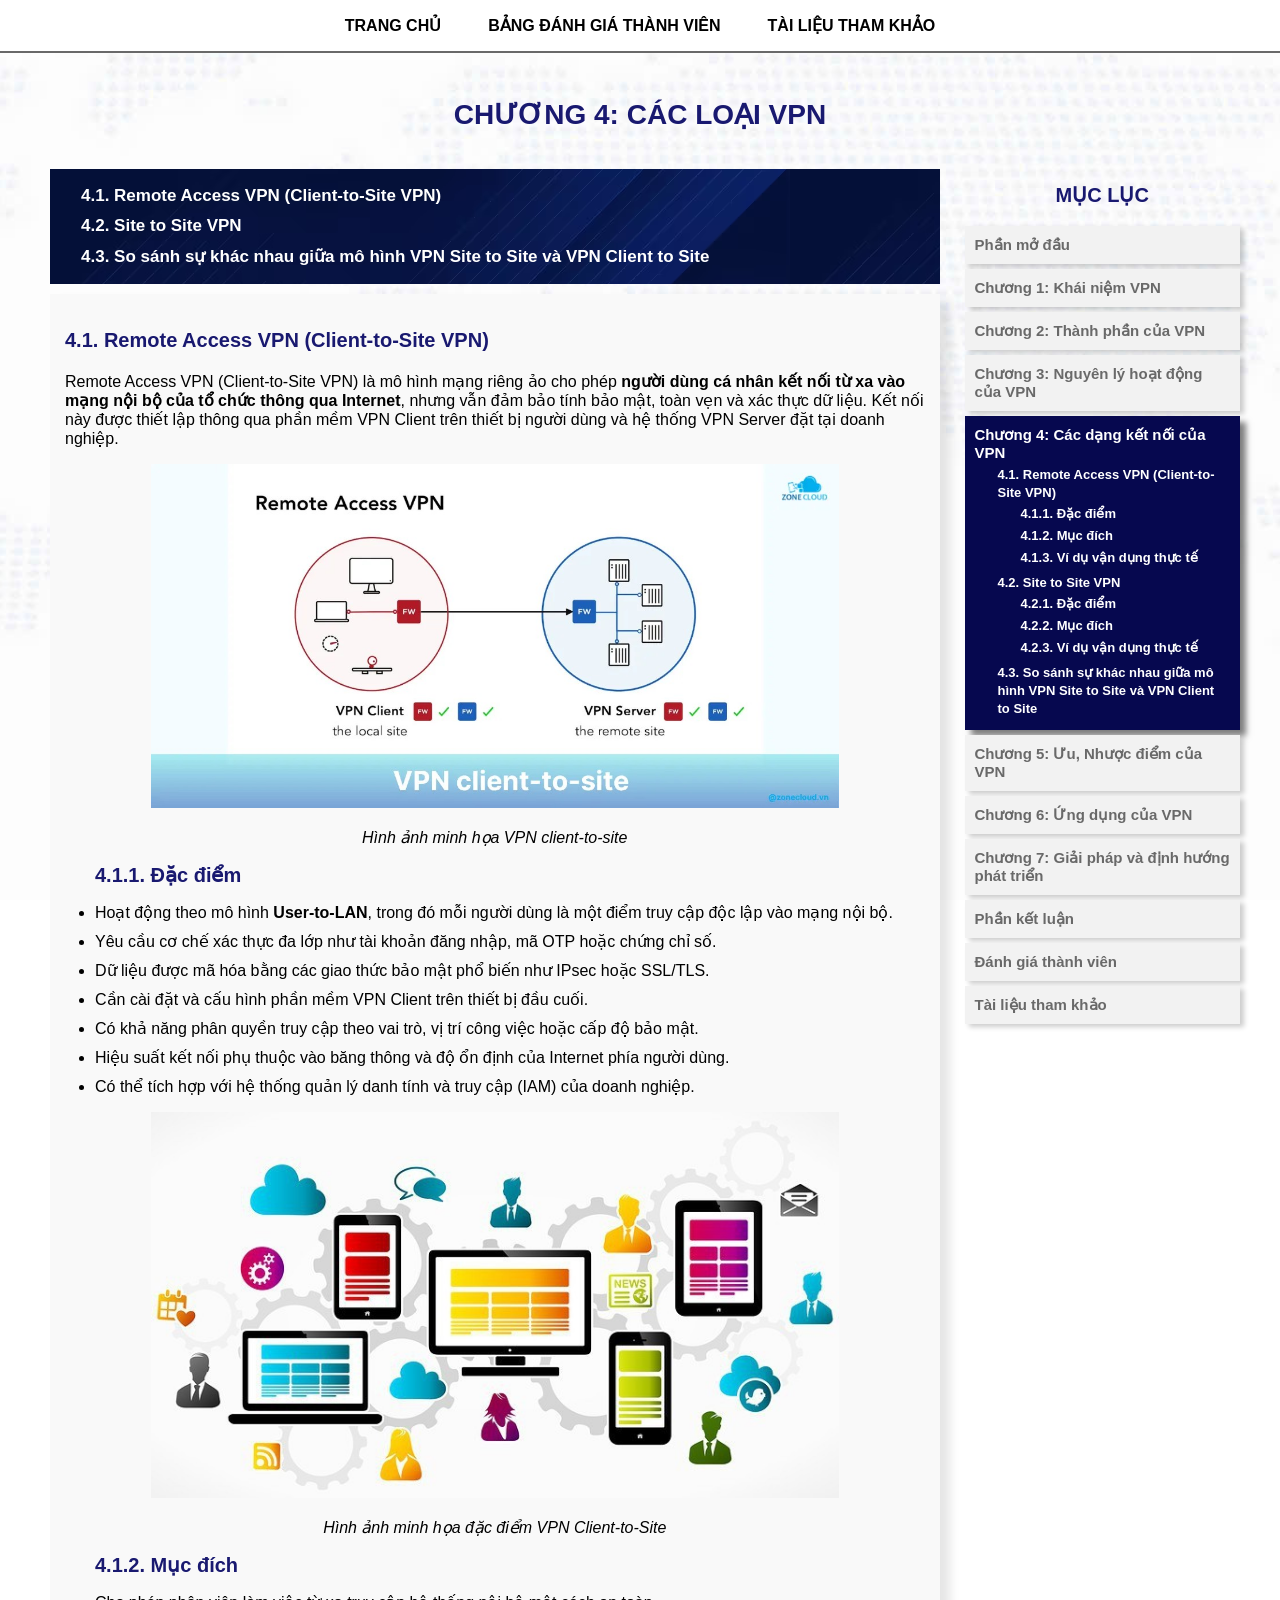
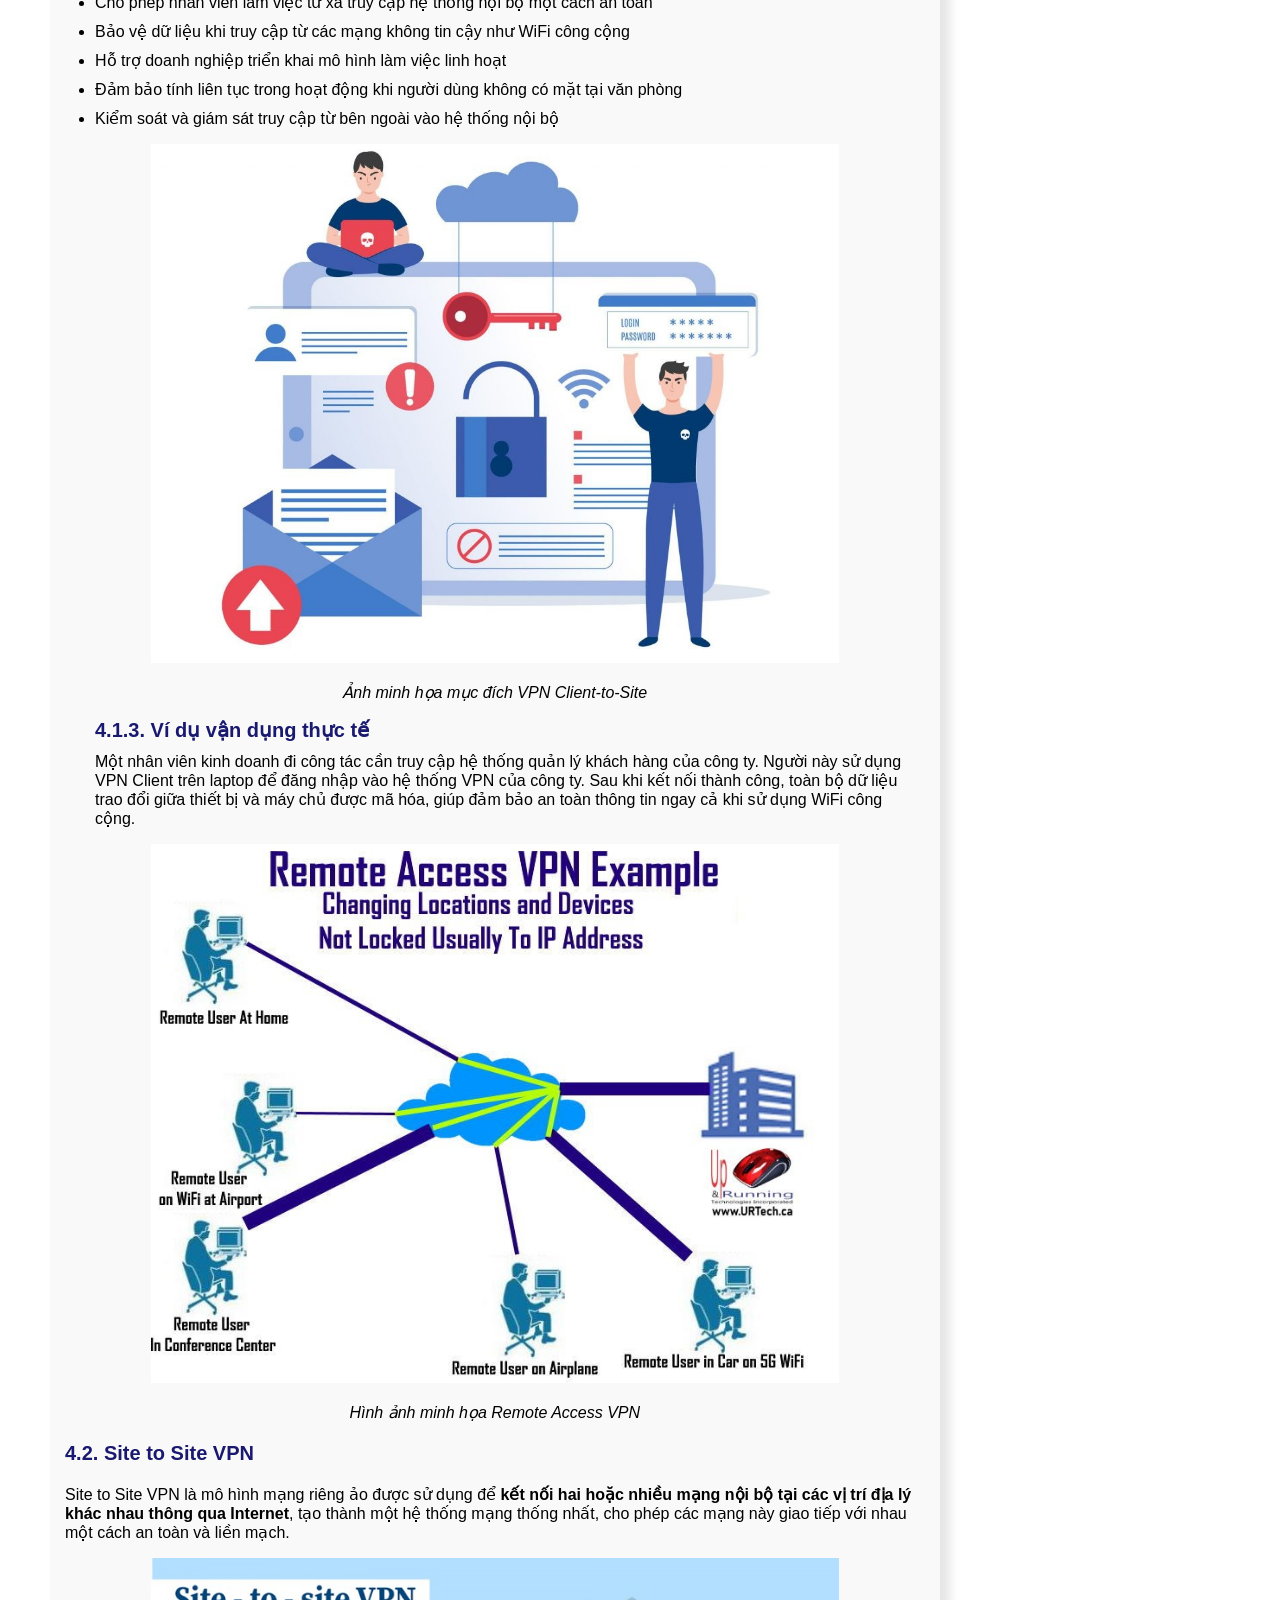
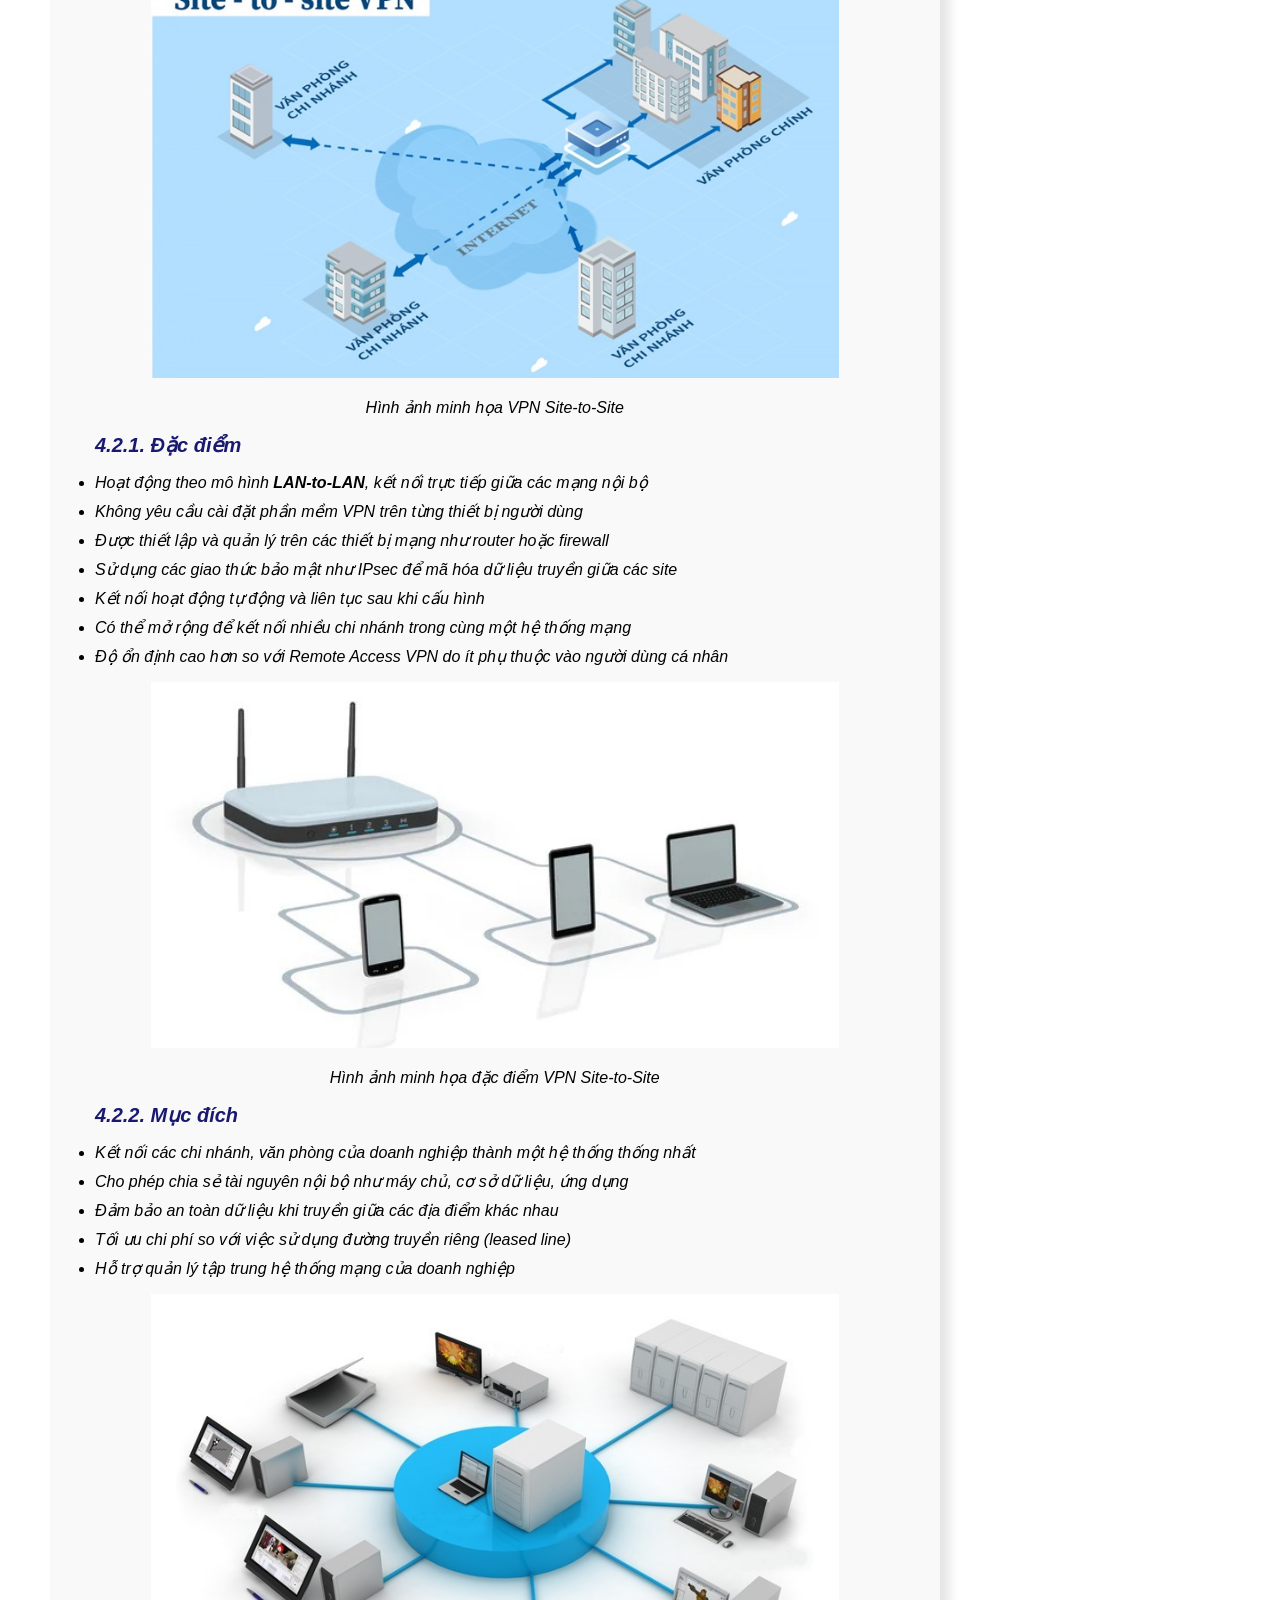
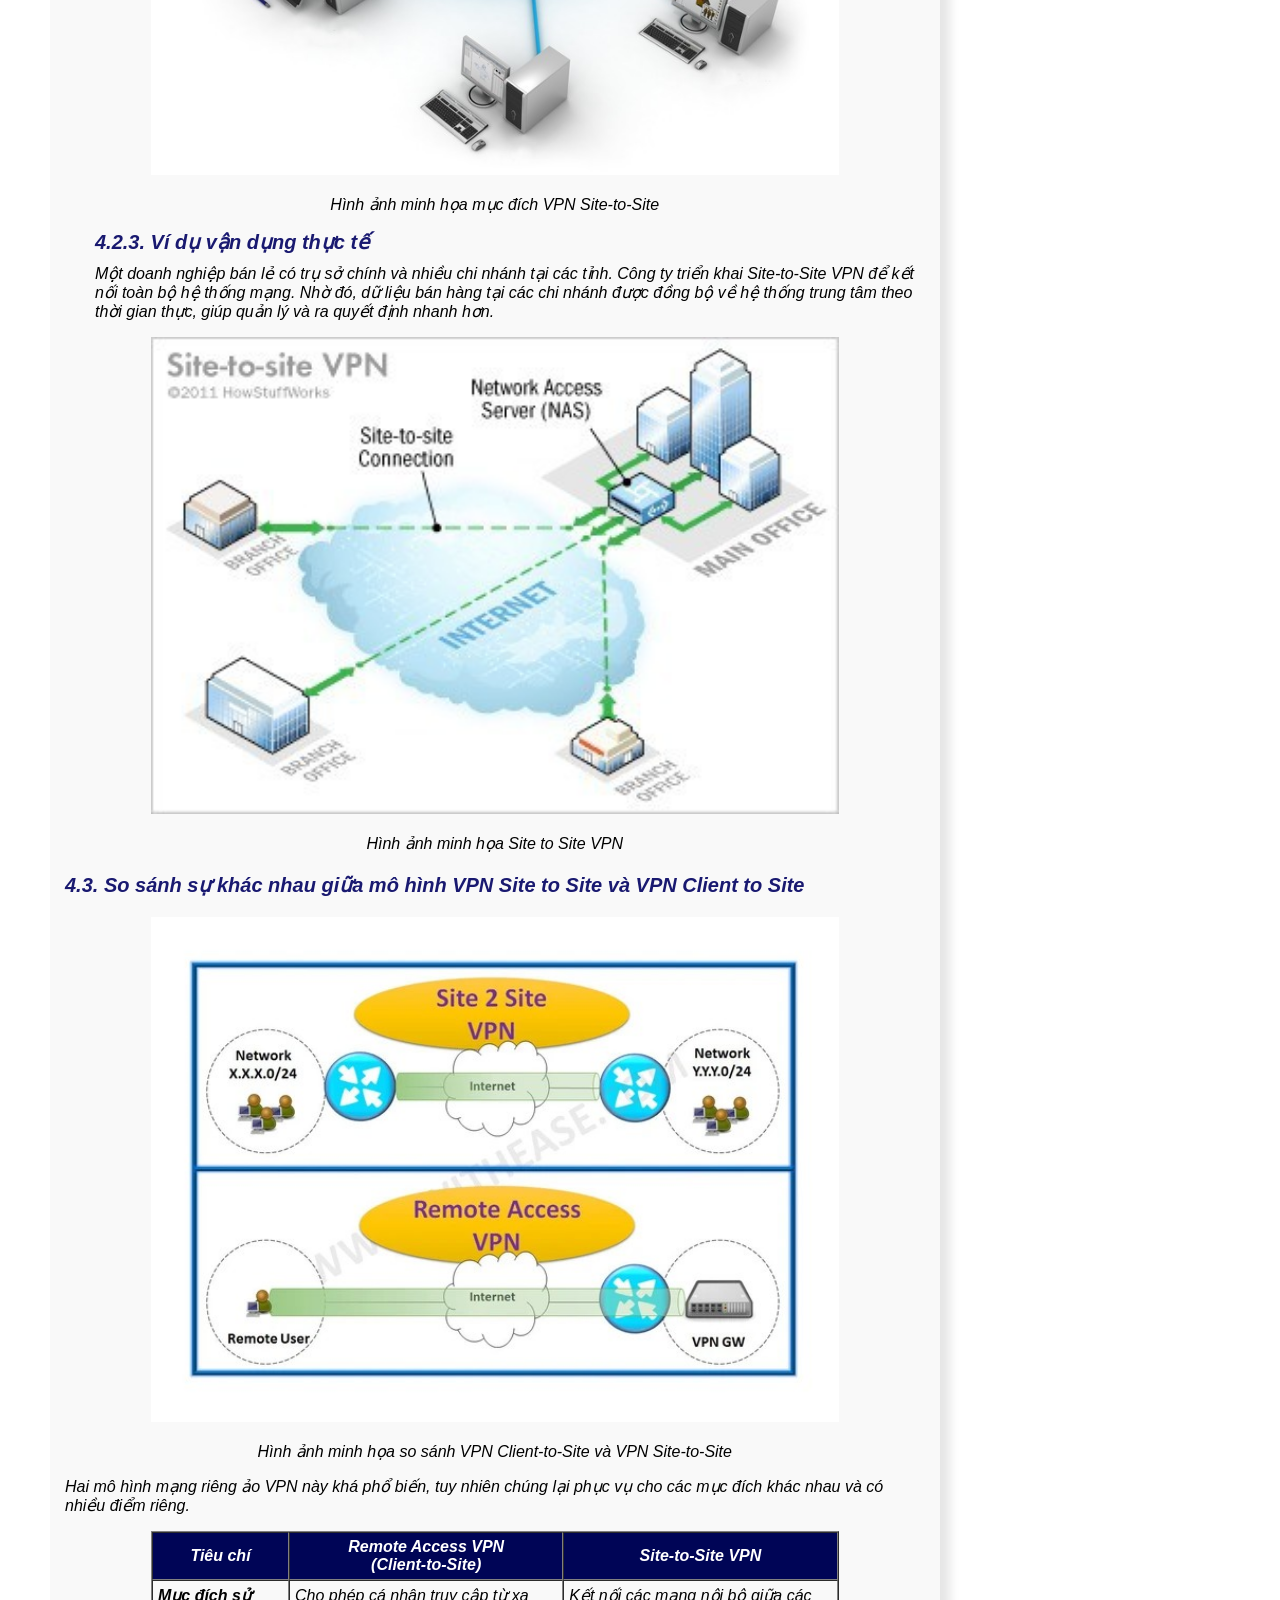
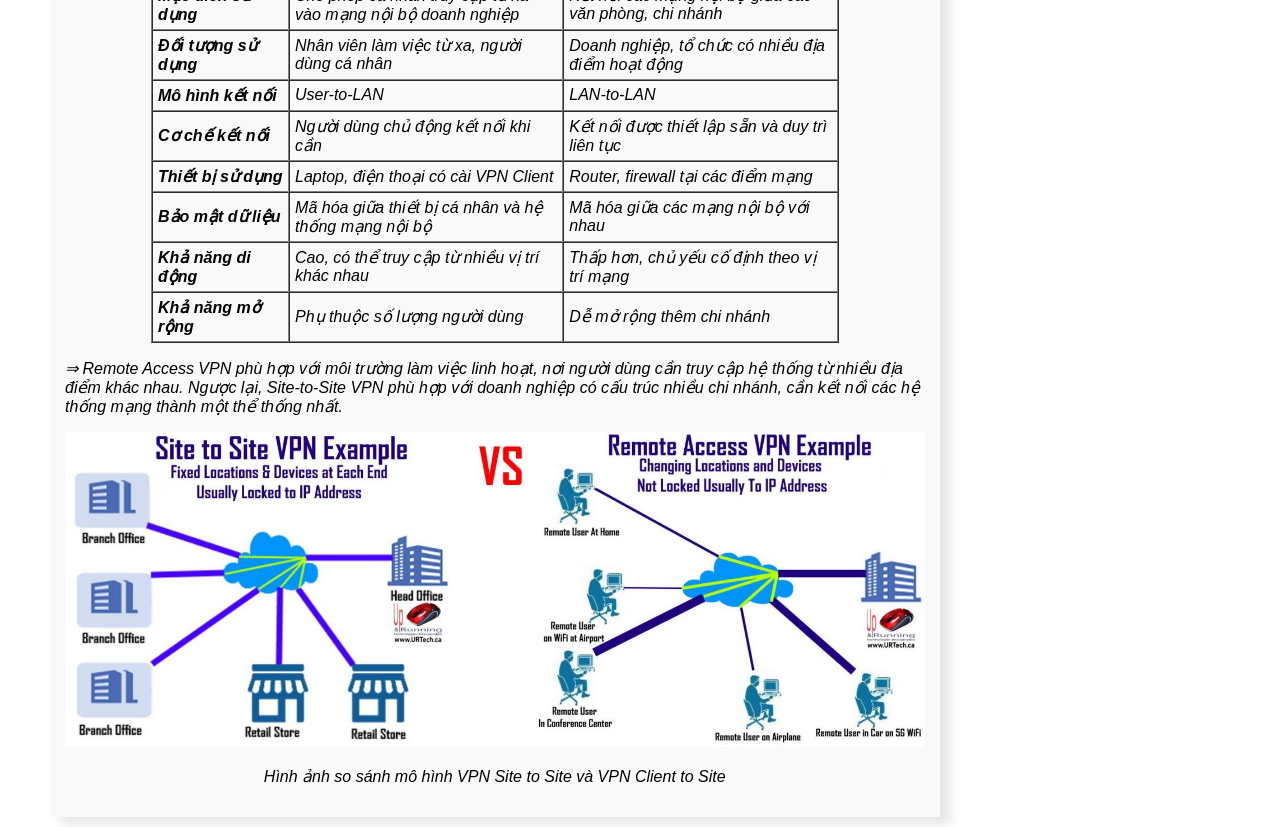
<file: KTHP_C4.html>
<!DOCTYPE html>
<html>
<head>
    <meta charset="UTF-8">
    <title>Chương 4: Các loại VPN</title>
	<link rel="stylesheet" href="KTHP_cacchuong.css">
</head>

<body>
	<table cellspacing="15" align="center">
		<tr>
			<td>
				<a class="menu" href="index.html">TRANG CHỦ</a>
			</td>
			<td>
				<a class="menu" href="KTHP_dgtv.html">BẢNG ĐÁNH GIÁ THÀNH VIÊN</a>
			</td>
			<td>
				<a class="menu" href="KTHP_tltk.html">TÀI LIỆU THAM KHẢO</a>
			</td>
		</tr>
	</table>
<div class="bg">
	<hr noshade size="2" color="#696969" align="center" width="100%" style=" margin-top:0px; ">
	<br> 
    <!--header-->
	 <h1 class="title" align="center">CHƯƠNG 4: CÁC LOẠI VPN</h1>
	<br>
	<!--ndung-->
	<table width="95%" border=0 cellspacing="10" style=" margin-left: 40px;">
        <tr>
		<!--menu-->
        <td width="75%" background="img/hn2.jpg">
            <ul  style="list-style-type: none;" >
                <li>
                    <a class="ttc1" href="#c4.1">4.1. Remote Access VPN (Client-to-Site VPN)</a>
				 </li>
                <li>
                    <a class="ttc1" href="#c4.2">4.2. Site to Site VPN</a>
				</li>
				<li>
					 <a class="ttc1" href="#c4.3">4.3. So sánh sự khác nhau giữa mô hình VPN Site to Site và VPN Client to Site</a>
				</li>
            </ul>
		</td>
		<!--mục lục-->
		<td rowspan="2" valign="top"  style="padding-left: 10px">
            <h1 class="ttc" align="center">MỤC LỤC</h1>
            <table width="100%" border="0" cellspacing="5" cellpadding="10">
				<tr bgcolor="#F2F2F2" style="box-shadow: 4px 3px 5px rgba(0,0,0,0.2);">
                    <td><a class="ttc2" href="KTHP_PMD.html">Phần mở đầu</a></td>
                </tr>
                <tr bgcolor="#F2F2F2" style="box-shadow: 4px 3px 5px rgba(0,0,0,0.2);">
                    <td><a class="ttc2"  href="KTHP_C1.html">Chương 1: Khái niệm VPN</a></td>
                </tr>
                <tr bgcolor="#F2F2F2" style="box-shadow: 4px 3px 5px rgba(0,0,0,0.2);">
                    <td><a class="ttc2" href="KTHP_C2.html">Chương 2: Thành phần của VPN</a></td>
                </tr>
				<tr bgcolor="#F2F2F2" style="box-shadow: 4px 3px 5px rgba(0,0,0,0.2);">  
                    <td><a class="ttc2" href="KTHP_C3.html">Chương 3: Nguyên lý hoạt động của VPN</a></td>
                </tr>
                <tr bgcolor="#06084f" style="box-shadow: 6px 6px 6px rgba(0,0,0,0.5);">
                    <td><a class="ttcc"  href="KTHP_C4.html">Chương 4: Các dạng kết nối của VPN</a>
						<table style="margin-left: 20px">
							<tr>
								<td ><a class="ttcc1"  href="#c4.1">4.1. Remote Access VPN (Client-to-Site VPN)</a>
								<table style="margin-left: 20px">
									<tr>
										<td ><a class="ttcc1"  href="#c4.1.1">4.1.1. Đặc điểm</a>
										
										</td>
									</tr>
									<tr>
										<td> <a class="ttcc1" href="#c4.1.2">4.1.2. Mục đích</a></td>
									</tr>
									<tr>
										<td> <a class="ttcc1" href="#c4.1.3">4.1.3. Ví dụ vận dụng thực tế</a></td>
									</tr>
								</table>
								</td>
							</tr>
							<tr>
								<td> <a class="ttcc1" href="#c4.2">4.2. Site to Site VPN</a>
									<table style="margin-left: 20px">
										<tr>
											<td ><a class="ttcc1"  href="#c4.2.1">4.2.1. Đặc điểm</a>
											
											</td>
										</tr>
										<tr>
											<td> <a class="ttcc1" href="#c4.2.2">4.2.2. Mục đích</a></td>
										</tr>
										<tr>
											<td> <a class="ttcc1" href="#c4.2.3">4.2.3. Ví dụ vận dụng thực tế</a></td>
										</tr>
									</table>
								</td>
							</tr>
							<tr>
								<td><a class="ttcc1" href="#c4.3">4.3. So sánh sự khác nhau giữa mô hình VPN Site to Site và VPN Client to Site</a>
								</td>
							</tr>
						</table>
					</td>
                </tr>
				<tr bgcolor="#F2F2F2" style="box-shadow: 4px 3px 5px rgba(0,0,0,0.2);">
                    <td><a class="ttc2" href="KTHP_C5.html">Chương 5: Ưu, Nhược điểm của VPN</a></td>
                </tr>
				<tr bgcolor="#F2F2F2" style="box-shadow: 4px 3px 5px rgba(0,0,0,0.2);">
                    <td><a class="ttc2" href="KTHP_C6.html">Chương 6: Ứng dụng của VPN</a></td>
                </tr>
				<tr bgcolor="#F2F2F2" style="box-shadow: 4px 3px 5px rgba(0,0,0,0.2);">
                    <td><a class="ttc2" href="KTHP_C7.html">Chương 7: Giải pháp và định hướng phát triển</a></td>
                </tr>
				<tr bgcolor="#F2F2F2" style="box-shadow: 4px 3px 5px rgba(0,0,0,0.2);">
                    <td><a class="ttc2" href="KTHP_PKL.html">Phần kết luận</a></td>
                </tr>
				<tr bgcolor="#F2F2F2" style="box-shadow: 4px 3px 5px rgba(0,0,0,0.2);">
                    <td><a class="ttc2" href="KTHP_dgtv.html">Đánh giá thành viên</a></td>
                </tr>
				<tr bgcolor="#F2F2F2" style="box-shadow: 4px 3px 5px rgba(0,0,0,0.2);">
                    <td><a class="ttc2" href="KTHP_tltk.html">Tài liệu tham khảo</a></td>
                </tr>
            </table>
		</td> 
		</tr>
		<tr valign="top" >
		<td  bgcolor="#F9F9F9" class="nd">
                <h3 class="ttc" id="c4.1">4.1. Remote Access VPN (Client-to-Site VPN)</h3>
					<p>Remote Access VPN (Client-to-Site VPN) là mô hình mạng riêng ảo cho phép <b>người dùng cá nhân kết nối từ xa vào mạng nội bộ của tổ chức thông qua Internet</b>, 
					nhưng vẫn đảm bảo tính bảo mật, toàn vẹn và xác thực dữ liệu. Kết nối này được thiết lập thông qua phần mềm VPN Client trên thiết bị người dùng và hệ thống VPN Server đặt tại doanh nghiệp.
					</p>
					<p align="center"><img src="img/4.1.a.jpg" alt="Ảnh minh họa VPN client-to-site" width="80%" ></p>
					<p align="center"><i>Hình ảnh minh họa VPN client-to-site</i></P>
					<ul style="list-style-type: none;">
						<li class="ttc" id="c4.1.1">4.1.1. Đặc điểm</li>
					</ul>
					<ul>
						<li>
							Hoạt động theo mô hình <b>User-to-LAN</b>, trong đó mỗi người dùng là một điểm truy cập độc lập vào mạng nội bộ.
						</li>
						<li>
							Yêu cầu cơ chế xác thực đa lớp như tài khoản đăng nhập, mã OTP hoặc chứng chỉ số.
						</li>
						<li>
							Dữ liệu được mã hóa bằng các giao thức bảo mật phổ biến như IPsec hoặc SSL/TLS.
						</li>
						<li>
							Cần cài đặt và cấu hình phần mềm VPN Client trên thiết bị đầu cuối.
						</li>
						<li>
							Có khả năng phân quyền truy cập theo vai trò, vị trí công việc hoặc cấp độ bảo mật.
						</li>
						<li>
							Hiệu suất kết nối phụ thuộc vào băng thông và độ ổn định của Internet phía người dùng.
						</li>
						<li>
							Có thể tích hợp với hệ thống quản lý danh tính và truy cập (IAM) của doanh nghiệp.

						</li>
					</ul>
					<p align="center"><img src="img/4.1.b.jpg" alt="Ảnh minh họa đặc điểm VPN Client-to-Site" width="80%" ></p>
					<p align="center"><i>Hình ảnh minh họa đặc điểm VPN Client-to-Site</i></P>
					<ul style="list-style-type: none;">
						<li class="ttc" id="c4.1.2">4.1.2. Mục đích</li>
					</ul>
					<ul>
						<li>
							Cho phép nhân viên làm việc từ xa truy cập hệ thống nội bộ một cách an toàn
						</li>
						<li>
							Bảo vệ dữ liệu khi truy cập từ các mạng không tin cậy như WiFi công cộng
						</li>
						<li>
							Hỗ trợ doanh nghiệp triển khai mô hình làm việc linh hoạt
						</li>
						<li>
							Đảm bảo tính liên tục trong hoạt động khi người dùng không có mặt tại văn phòng
						</li>
						<li>
							Kiểm soát và giám sát truy cập từ bên ngoài vào hệ thống nội bộ
						</li>
					</ul>
					<p align="center"><img src="img/4.1.c.jpg" alt="Ảnh minh họa mục đích VPN Client-to-Site" width="80%" ></p>
					<p align="center"><i>Ảnh minh họa mục đích VPN Client-to-Site</i></P>
					<ul style="list-style-type: none;">
						<li class="ttc" id="c4.1.3">4.1.3. Ví dụ vận dụng thực tế</li>
						<li>
							Một nhân viên kinh doanh đi công tác cần truy cập hệ thống quản lý khách hàng của công ty. Người này sử dụng VPN Client trên laptop để đăng nhập vào hệ thống VPN của công ty. 
							Sau khi kết nối thành công, toàn bộ dữ liệu trao đổi giữa thiết bị và máy chủ được mã hóa, giúp đảm bảo an toàn thông tin ngay cả khi sử dụng WiFi công cộng.
						</li>
					</ul>
					<p align="center"><img src="img/4.1.jpg" alt="Ảnh minh họa Remote Access VPN (Client-to-Site VPN)" width="80%" ></p>
					<p align="center"><i>Hình ảnh minh họa Remote Access VPN</i></P>
					<!-->
				<h3 class="ttc" id="c4.2">4.2. Site to Site VPN</h3>
					<p> Site to Site VPN là mô hình mạng riêng ảo được sử dụng để <b>kết nối hai hoặc nhiều mạng nội bộ tại các vị trí địa lý khác nhau thông qua Internet</b>, 
					tạo thành một hệ thống mạng thống nhất, cho phép các mạng này giao tiếp với nhau một cách an toàn và liền mạch.
					</p>
			<p align="center"><img src="img/4.2.a.jpg" alt="Ảnh minh họa VPN Site-to-Site" width="80%" ></p>
					<p align="center"><i>Hình ảnh minh họa VPN Site-to-Site<i></P>
					<ul style="list-style-type: none;">
						<li class="ttc" id="c4.2.1">4.2.1. Đặc điểm</li>
					</ul>
					<ul>
						<li>
							Hoạt động theo mô hình <b>LAN-to-LAN</b>, kết nối trực tiếp giữa các mạng nội bộ
						</li>
						<li>
							Không yêu cầu cài đặt phần mềm VPN trên từng thiết bị người dùng
						</li>
						<li>
							Được thiết lập và quản lý trên các thiết bị mạng như router hoặc firewall
						</li>
						<li>
							Sử dụng các giao thức bảo mật như IPsec để mã hóa dữ liệu truyền giữa các site
						</li>
						<li>
							Kết nối hoạt động tự động và liên tục sau khi cấu hình
						</li>
						<li>
							Có thể mở rộng để kết nối nhiều chi nhánh trong cùng một hệ thống mạng
						</li>
						<li>
							Độ ổn định cao hơn so với Remote Access VPN do ít phụ thuộc vào người dùng cá nhân
						</li>
					</ul>
					<p align="center"><img src="img/4.2.b.jpg" alt="Ảnh minh họa đặc điểm VPN Site-to-Site" width="80%" ></p>
					<p align="center"><i>Hình ảnh minh họa đặc điểm VPN Site-to-Site<i></P>

					<ul style="list-style-type: none;">
						<li class="ttc" id="c4.2.2">4.2.2. Mục đích</li>
					</ul>
					<ul>
						<li>
							Kết nối các chi nhánh, văn phòng của doanh nghiệp thành một hệ thống thống nhất
						</li>
						<li>
							Cho phép chia sẻ tài nguyên nội bộ như máy chủ, cơ sở dữ liệu, ứng dụng
						</li>
						<li>
							Đảm bảo an toàn dữ liệu khi truyền giữa các địa điểm khác nhau
						</li>
						<li>
							Tối ưu chi phí so với việc sử dụng đường truyền riêng (leased line)
						</li>
						<li>
							Hỗ trợ quản lý tập trung hệ thống mạng của doanh nghiệp
						</li>
					</ul>
					<p align="center"><img src="img/4.2.c.jpg" alt="Ảnh minh họa mục đích VPN Site-to-Site" width="80%" ></p>
					<p align="center"><i>Hình ảnh minh họa mục đích VPN Site-to-Site<i></P>
					<ul style="list-style-type: none;">
						<li class="ttc" id="c4.2.3">4.2.3. Ví dụ vận dụng thực tế</li>
						<li>
							Một doanh nghiệp bán lẻ có trụ sở chính và nhiều chi nhánh tại các tỉnh. Công ty triển khai Site-to-Site VPN để kết nối toàn bộ hệ thống mạng.
							Nhờ đó, dữ liệu bán hàng tại các chi nhánh được đồng bộ về hệ thống trung tâm theo thời gian thực, giúp quản lý và ra quyết định nhanh hơn.
						</li>
					</ul>
					<p align="center"><img src="img/4.2.jpg" alt="Ảnh minh họa Site to Site VPN" width="80%" ></p>	
					<p align="center"><i>Hình ảnh minh họa Site to Site VPN</i></P>
					<!-->
				<h3 class="ttc" id="c4.3">4.3.  So sánh sự khác nhau giữa mô hình VPN Site to Site và VPN Client to Site</h3>	
					<p align="center"><img src="img/4.3.a.jpg" alt="Ảnh minh họa so sánh VPN Client-to-Site và VPN Site-to-Site" width="80%" ></p>
					<p align="center"><i>Hình ảnh minh họa so sánh VPN Client-to-Site và VPN Site-to-Site<i></P>
					<p>Hai mô hình mạng riêng ảo VPN này khá phổ biến, tuy nhiên chúng lại phục vụ cho các mục đích khác nhau và có nhiều điểm riêng.
					</p>
					<table width="80%" border="1" cellpadding="5" cellspacing="0" valign="middle" align="center">
					<tr align="center" bgcolor=" #000556" style="color: white; font-weight:bold">
						<td>Tiêu chí</td>
						<td>Remote Access VPN <br>(Client-to-Site)</td>
						<td>Site-to-Site VPN</td>
					</tr>
					<tr>
						<td width="20%"><b>Mục đích sử dụng</b></td>
						<td width="40%">Cho phép cá nhân truy cập từ xa vào mạng nội bộ doanh nghiệp</td>
						<td width="40%">Kết nối các mạng nội bộ giữa các văn phòng, chi nhánh</td>
					</tr>
					<tr>
						<td width="20%"><b>Đối tượng sử dụng</b></td>
						<td width="40%">Nhân viên làm việc từ xa, người dùng cá nhân</td>
						<td width="40%">Doanh nghiệp, tổ chức có nhiều địa điểm hoạt động</td>
					</tr>
					<tr>
						<td width="20%"><b>Mô hình kết nối</b></td>
						<td width="40%">User-to-LAN</td>
						<td width="40%">LAN-to-LAN</td>
					</tr>
					<tr>
						<td width="20%"><b>Cơ chế kết nối</b></td>
						<td width="40%">Người dùng chủ động kết nối khi cần</td>
						<td width="40%">Kết nối được thiết lập sẵn và duy trì liên tục</td>
					</tr>
					<tr>
						<td width="20%"><b>Thiết bị sử dụng</b></td>
						<td width="40%">Laptop, điện thoại có cài VPN Client</td>
						<td width="40%">Router, firewall tại các điểm mạng</td>
					</tr>
					<tr>
						<td width="20%"><b>Bảo mật dữ liệu</b></td>
						<td width="40%">Mã hóa giữa thiết bị cá nhân và hệ thống mạng nội bộ</td>
						<td width="40%">Mã hóa giữa các mạng nội bộ với nhau</td>
					</tr>
					<tr>
						<td width="20%"><b>Khả năng di động</b></td>
						<td width="40%">Cao, có thể truy cập từ nhiều vị trí khác nhau</td>
						<td width="40%">Thấp hơn, chủ yếu cố định theo vị trí mạng</td>
					</tr>
					<tr>
						<td width="20%"><b>Khả năng mở rộng</b></td>
						<td width="40%">Phụ thuộc số lượng người dùng</td>
						<td width="40%">Dễ mở rộng thêm chi nhánh</td>
					</tr>
					</table>
					
				<p>⇒ Remote Access VPN phù hợp với môi trường làm việc linh hoạt, nơi người dùng cần truy cập hệ thống từ nhiều địa điểm khác nhau. 
				Ngược lại, Site-to-Site VPN phù hợp với doanh nghiệp có cấu trúc nhiều chi nhánh, cần kết nối các hệ thống mạng thành một thể thống nhất.
				</p>
				<p align="center"><img src="img/4.3.jpg" alt="Ảnh so sánh mô hình VPN Site to Site và VPN Client to Site" width="100%" ></p>		
				<p align="center"><i>Hình ảnh so sánh mô hình VPN Site to Site và VPN Client to Site</i></P>
		</td>
		</tr>
		</table>
</div>
</body>
</html>
</file>
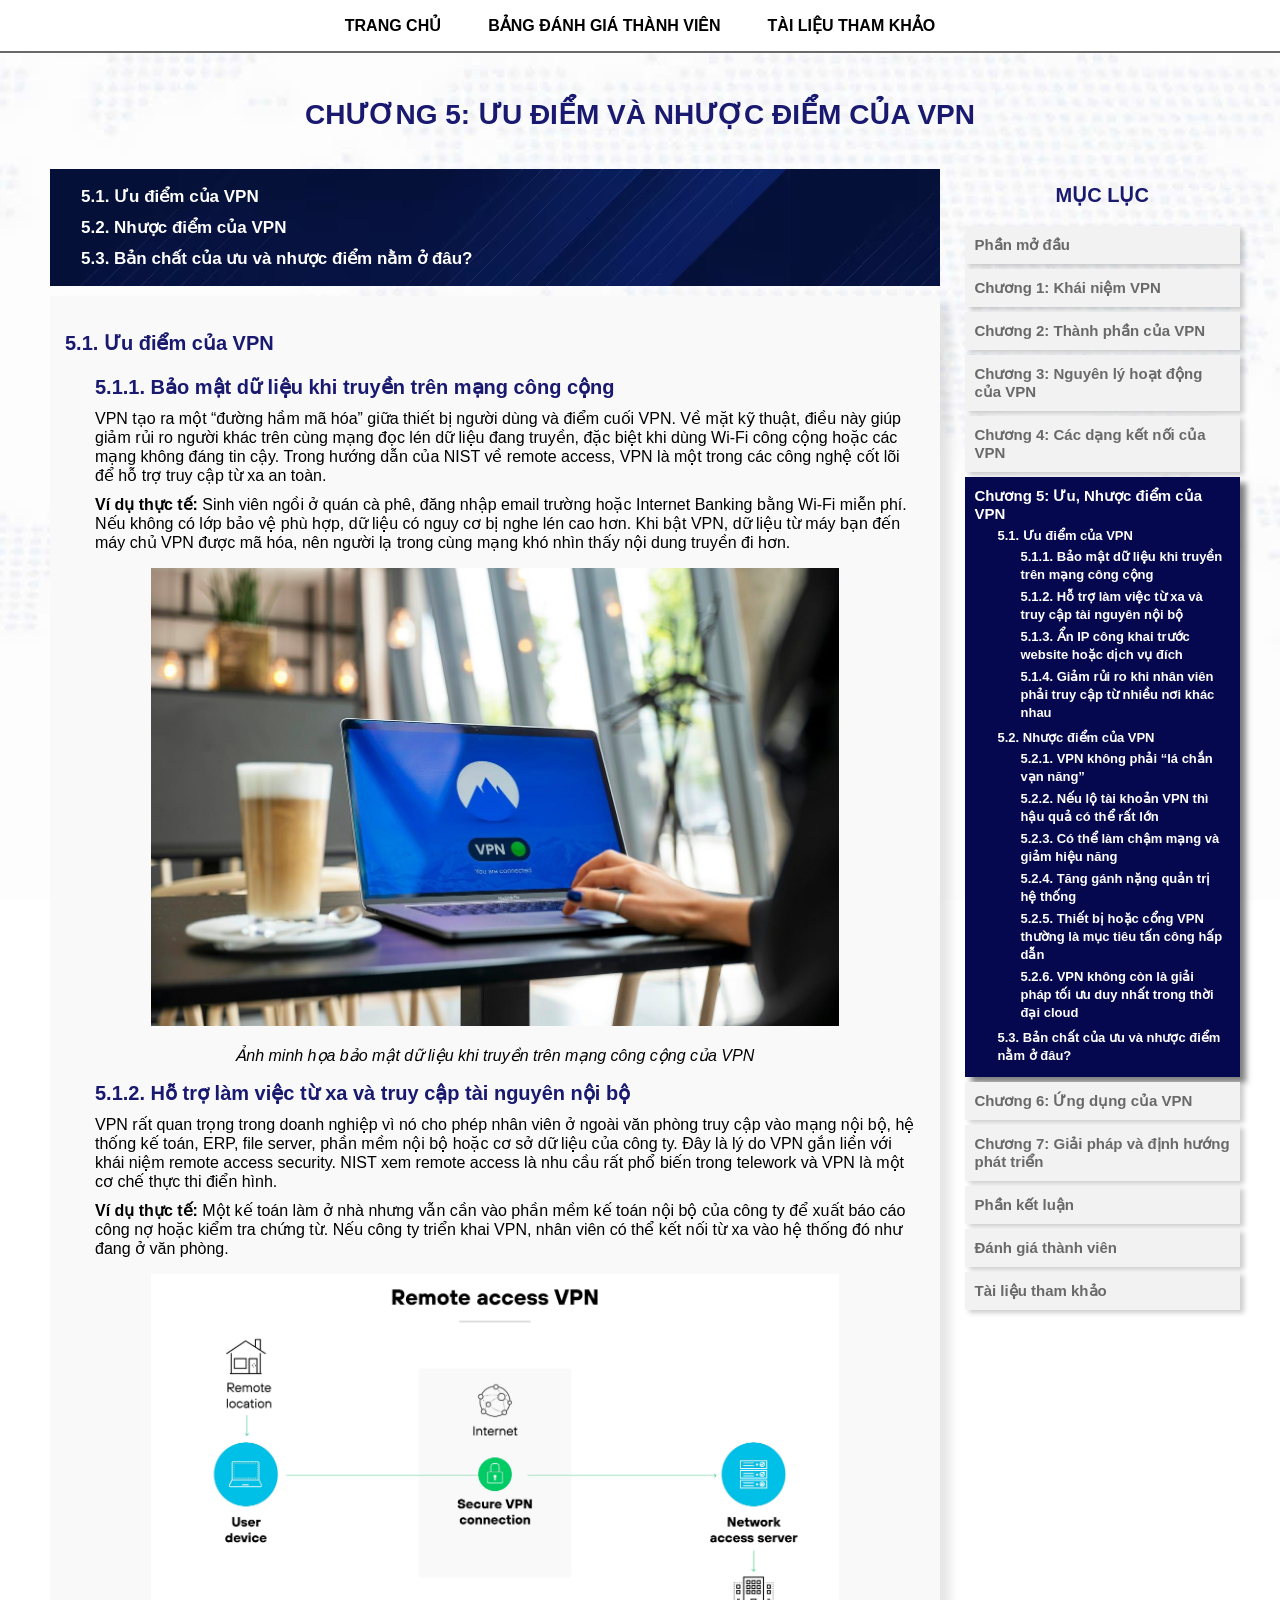
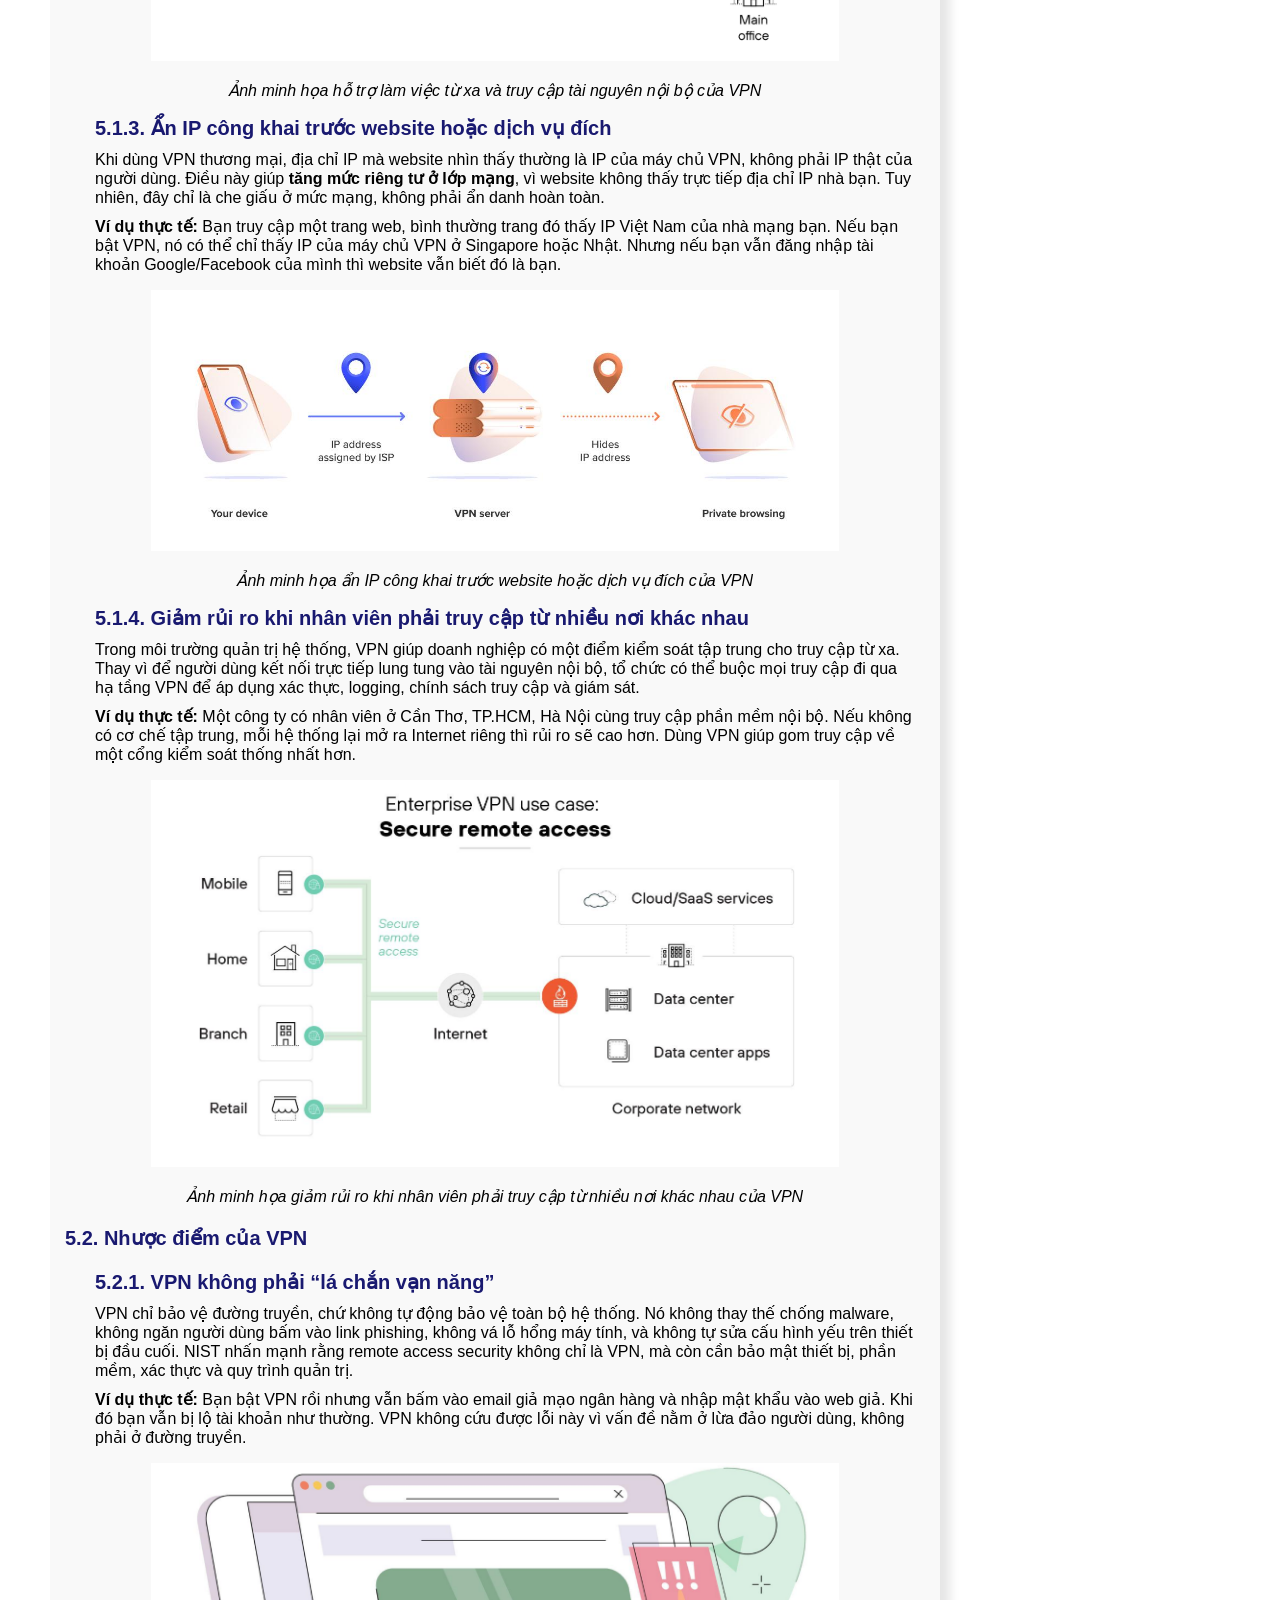
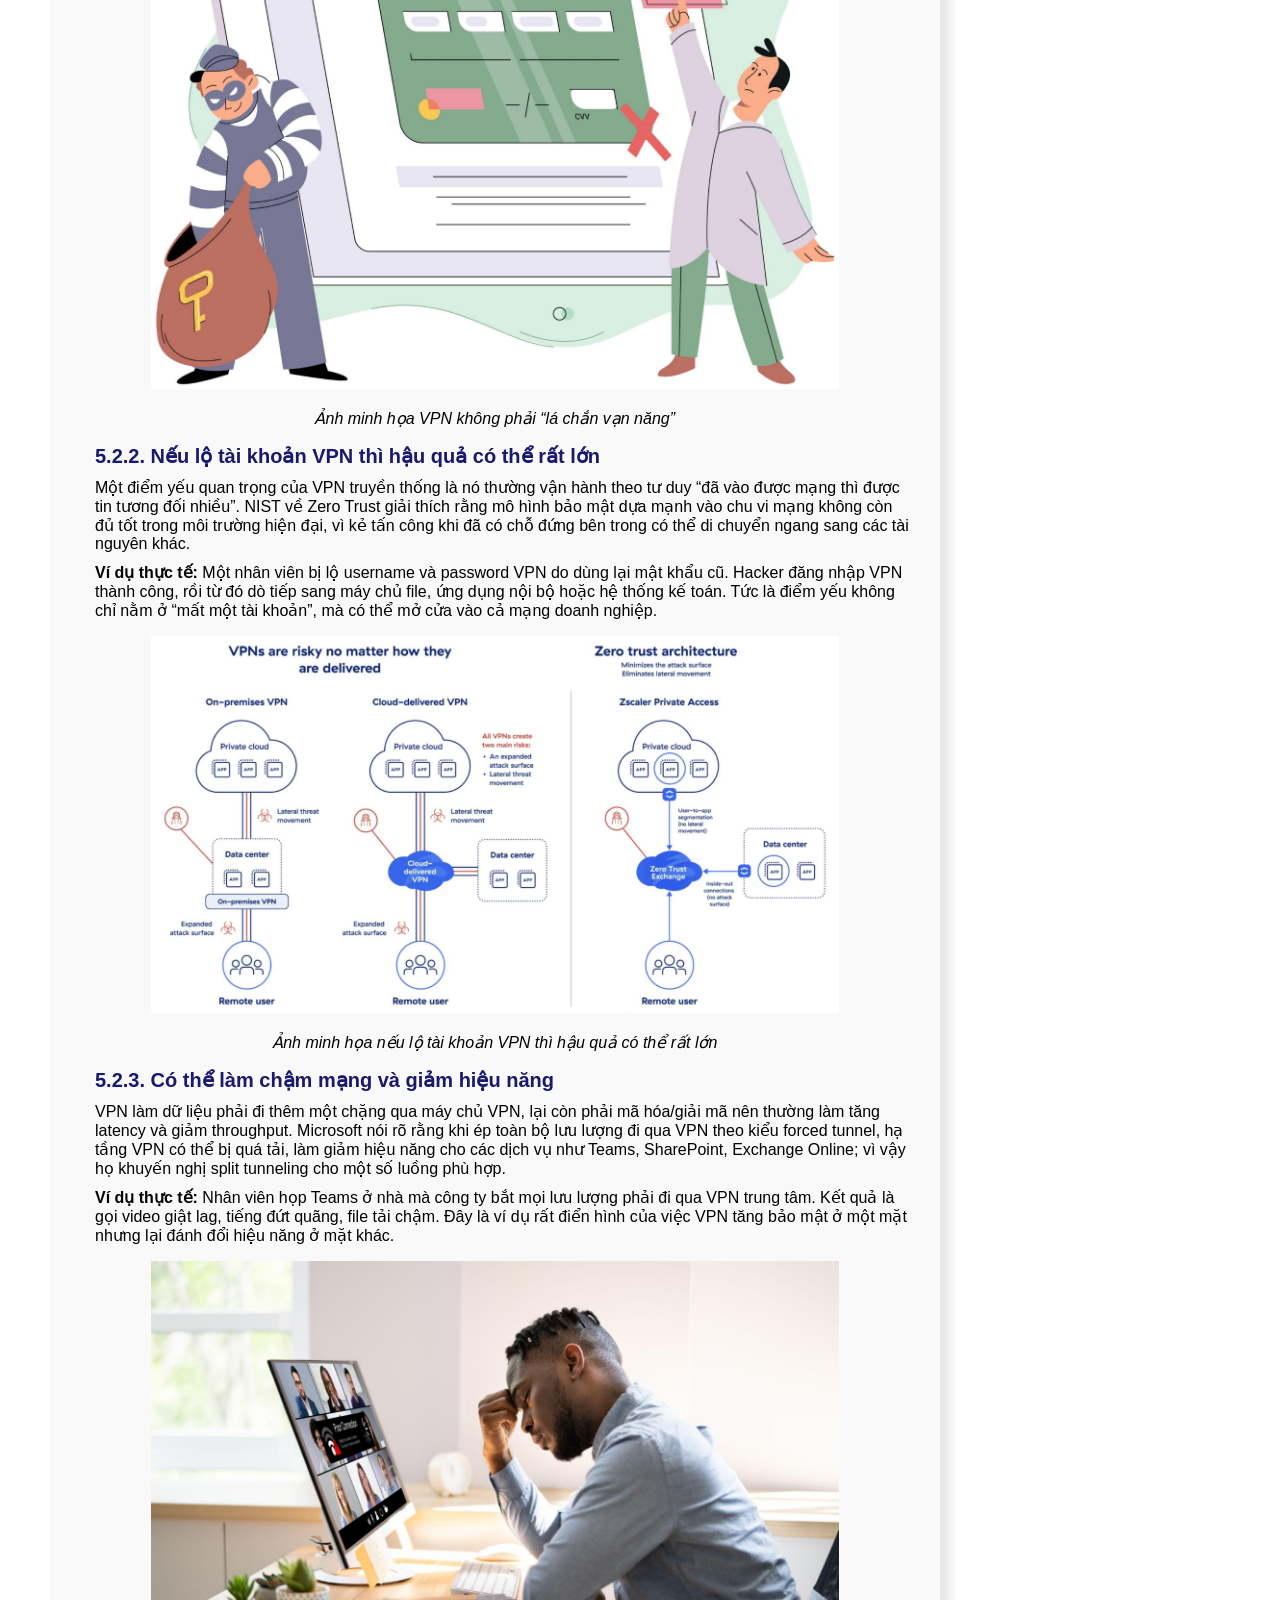
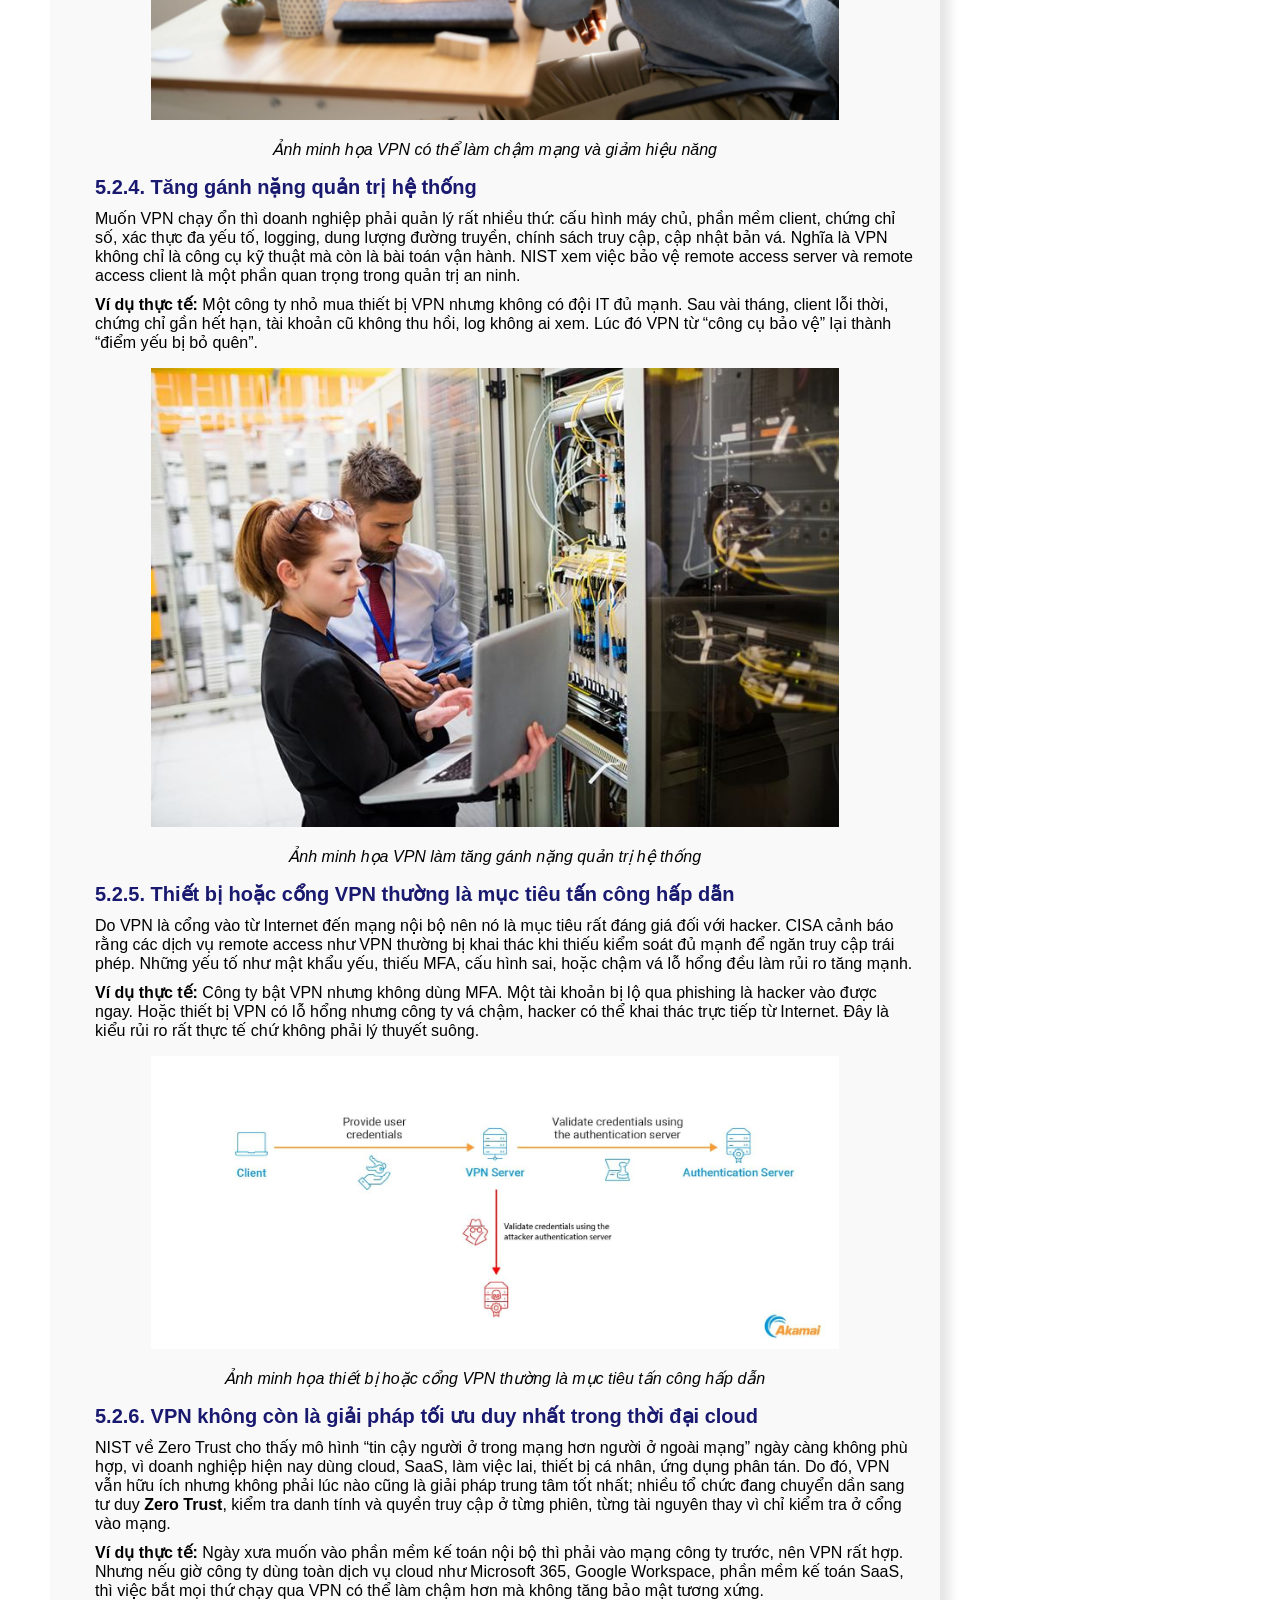
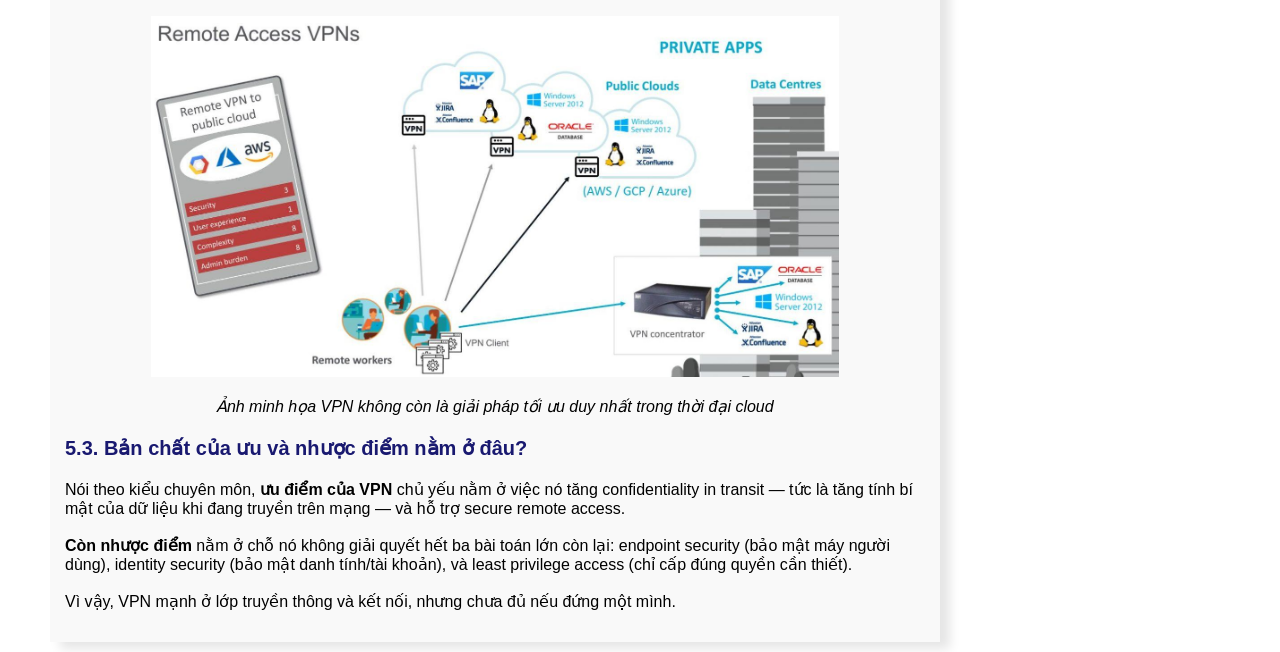
<file: KTHP_C5.html>
<!DOCTYPE html>
<html>
<head>
    <meta charset="UTF-8">
    <title>Chương 5: Ưu điểm và nhược điểm của VPN</title>
	<link rel="stylesheet" href="KTHP_cacchuong.css">
</head>

<body>
	<table cellspacing="15" align="center">
		<tr>
			<td>
				<a class="menu" href="index.html">TRANG CHỦ</a>
			</td>
			<td>
				<a class="menu" href="KTHP_dgtv.html">BẢNG ĐÁNH GIÁ THÀNH VIÊN</a>
			</td>
			<td>
				<a class="menu" href="KTHP_tltk.html">TÀI LIỆU THAM KHẢO</a>
			</td>
		</tr>
	</table>
<div class="bg">
	<hr noshade size="2" color="#696969" align="center" width="100%" style=" margin-top:0px; ">
	<br> 
    <!--header-->
	 <h1 class="title" align="center">CHƯƠNG 5: ƯU ĐIỂM VÀ NHƯỢC ĐIỂM CỦA VPN</h1>
	<br>
	<!--ndung-->
	<table width="95%" border=0 cellspacing="10" style=" margin-left: 40px;">
        <tr>
		<!--menu-->
        <td width="75%" background="img/hn2.jpg">
            <ul  style="list-style-type: none;" >
                <li>
                    <a class="ttc1" href="#c5.1">5.1. Ưu điểm của VPN</a>
                </li>
                <li>
                    <a class="ttc1" href="#c5.2">5.2. Nhược điểm của VPN</a>
                </li>
				<li>
					 <a class="ttc1" href="#c5.3">5.3. Bản chất của ưu và nhược điểm nằm ở đâu?</a>
				</li>
            </ul>
		</td>
		<!--mục lục-->
		<td rowspan="2" valign="top"  style="padding-left: 10px">
            <h1 class="ttc" align="center">MỤC LỤC</h1>
            <table width="100%" border="0" cellspacing="5" cellpadding="10">
				<tr bgcolor="#F2F2F2" style="box-shadow: 4px 3px 5px rgba(0,0,0,0.2);">
                    <td><a class="ttc2" href="KTHP_PMD.html">Phần mở đầu</a></td>
                </tr>
                <tr bgcolor="#F2F2F2" style="box-shadow: 4px 3px 5px rgba(0,0,0,0.2);">
                    <td><a class="ttc2"  href="KTHP_C1.html">Chương 1: Khái niệm VPN</a></td>
                </tr>
                <tr bgcolor="#F2F2F2" style="box-shadow: 4px 3px 5px rgba(0,0,0,0.2);">
                    <td><a class="ttc2" href="KTHP_C2.html">Chương 2: Thành phần của VPN</a></td>
                </tr>
				<tr bgcolor="#F2F2F2" style="box-shadow: 4px 3px 5px rgba(0,0,0,0.2);">  
                    <td><a class="ttc2" href="KTHP_C3.html">Chương 3: Nguyên lý hoạt động của VPN</a></td>
                </tr>
                <tr bgcolor="#F2F2F2" style="box-shadow: 4px 3px 5px rgba(0,0,0,0.2);">
                    <td><a class="ttc2" href="KTHP_C4.html">Chương 4: Các dạng kết nối của VPN</a></td>
                </tr>
				
				<tr bgcolor="#06084f" style="box-shadow: 6px 6px 6px rgba(0,0,0,0.5);">
                    <td><a class="ttcc"  href="KTHP_C5.html">Chương 5: Ưu, Nhược điểm của VPN</a>
						<table style="margin-left: 20px">
							<tr>
								<td ><a class="ttcc1"  href="#c5.1">5.1. Ưu điểm của VPN</a>
								<table style="margin-left: 20px">
									<tr>
										<td ><a class="ttcc1"  href="#c5.1.1">5.1.1. Bảo mật dữ liệu khi truyền trên mạng công cộng</a>
										
										</td>
									</tr>
									<tr>
										<td> <a class="ttcc1" href="#c5.1.2">5.1.2. Hỗ trợ làm việc từ xa và truy cập tài nguyên nội bộ</a></td>
									</tr>
									<tr>
										<td> <a class="ttcc1" href="#c5.1.3">5.1.3. Ẩn IP công khai trước website hoặc dịch vụ đích</a></td>
									</tr><tr>
										<td> <a class="ttcc1" href="#c5.1.4">5.1.4. Giảm rủi ro khi nhân viên phải truy cập từ nhiều nơi khác nhau</a></td>
									</tr>
								</table>
								</td>
							</tr>
							<tr>
								<td> <a class="ttcc1" href="#c5.2">5.2. Nhược điểm của VPN</a>
									<table style="margin-left: 20px">
										<tr>
											<td ><a class="ttcc1"  href="#c5.2.1">5.2.1. VPN không phải “lá chắn vạn năng”</a>
											
											</td>
										</tr>
										<tr>
											<td> <a class="ttcc1" href="#c5.2.2">5.2.2. Nếu lộ tài khoản VPN thì hậu quả có thể rất lớn</a></td>
										</tr>
										<tr>
											<td> <a class="ttcc1" href="#c5.2.3">5.2.3. Có thể làm chậm mạng và giảm hiệu năng</a></td>
										</tr>
										<tr>
											<td> <a class="ttcc1" href="#c5.2.4">5.2.4. Tăng gánh nặng quản trị hệ thống</a></td>
										</tr>
										<tr>
											<td> <a class="ttcc1" href="#c5.2.5">5.2.5. Thiết bị hoặc cổng VPN thường là mục tiêu tấn công hấp dẫn</a></td>
										</tr>
										<tr>
											<td> <a class="ttcc1" href="#c5.2.6">5.2.6. VPN không còn là giải pháp tối ưu duy nhất trong thời đại cloud</a></td>
										</tr>
									</table>
								</td>
							</tr>
							<tr>
								<td><a class="ttcc1" href="#c5.3">5.3. Bản chất của ưu và nhược điểm nằm ở đâu?</a>
								</td>
							</tr>
						</table>
					</td>
                </tr>
				<tr bgcolor="#F2F2F2" style="box-shadow: 4px 3px 5px rgba(0,0,0,0.2);">
                    <td><a class="ttc2" href="KTHP_C6.html">Chương 6: Ứng dụng của VPN</a></td>
                </tr>
				<tr bgcolor="#F2F2F2" style="box-shadow: 4px 3px 5px rgba(0,0,0,0.2);">
                    <td><a class="ttc2" href="KTHP_C7.html">Chương 7: Giải pháp và định hướng phát triển</a></td>
                </tr>
				<tr bgcolor="#F2F2F2" style="box-shadow: 4px 3px 5px rgba(0,0,0,0.2);">
                    <td><a class="ttc2" href="KTHP_PKL.html">Phần kết luận</a></td>
                </tr>
				<tr bgcolor="#F2F2F2" style="box-shadow: 4px 3px 5px rgba(0,0,0,0.2);">
                    <td><a class="ttc2" href="KTHP_dgtv.html">Đánh giá thành viên</a></td>
                </tr>
				<tr bgcolor="#F2F2F2" style="box-shadow: 4px 3px 5px rgba(0,0,0,0.2);">
                    <td><a class="ttc2" href="KTHP_tltk.html">Tài liệu tham khảo</a></td>
                </tr>
            </table>
		</td> 
		</tr>
		<tr valign="top" >
		<td  bgcolor="#F9F9F9" class="nd">
                <h3 class="ttc" id="c5.1">5.1. Ưu điểm của VPN</h3>
					<ul style="list-style-type: none;">
						<li class="ttc" id="c5.1.1">5.1.1. Bảo mật dữ liệu khi truyền trên mạng công cộng</li>
						<li>
							VPN tạo ra một “đường hầm mã hóa” giữa thiết bị người dùng và điểm cuối VPN. Về mặt kỹ thuật, điều này giúp giảm rủi ro người khác trên cùng mạng đọc lén dữ liệu đang truyền,
							đặc biệt khi dùng Wi-Fi công cộng hoặc các mạng không đáng tin cậy. Trong hướng dẫn của NIST về remote access, VPN là một trong các công nghệ cốt lõi để hỗ trợ truy cập từ xa an toàn.
						</li>
						<li>
							<b>Ví dụ thực tế:</b> Sinh viên ngồi ở quán cà phê, đăng nhập email trường hoặc Internet Banking bằng Wi-Fi miễn phí. Nếu không có lớp bảo vệ phù hợp, dữ liệu có nguy cơ bị nghe lén cao hơn. 
							Khi bật VPN, dữ liệu từ máy bạn đến máy chủ VPN được mã hóa, nên người lạ trong cùng mạng khó nhìn thấy nội dung truyền đi hơn.
						</li>
					</ul>
					<p align="center"><img src="img/5.a.jpg" alt="Ảnh minh họa bảo mật dữ liệu khi truyền trên mạng công cộng của VPN" width="80%" ></p>
					<p align="center"><i>Ảnh minh họa bảo mật dữ liệu khi truyền trên mạng công cộng của VPN</i></P>
					<ul style="list-style-type: none;">
						<li class="ttc" id="c5.1.2">5.1.2. Hỗ trợ làm việc từ xa và truy cập tài nguyên nội bộ</li>
						<li>
							VPN rất quan trọng trong doanh nghiệp vì nó cho phép nhân viên ở ngoài văn phòng truy cập vào mạng nội bộ, hệ thống kế toán, ERP, file server, phần mềm nội bộ hoặc cơ sở dữ liệu của công ty.
							Đây là lý do VPN gắn liền với khái niệm remote access security. NIST xem remote access là nhu cầu rất phổ biến trong telework và VPN là một cơ chế thực thi điển hình.
						</li>
						<li>
							<b>Ví dụ thực tế:</b> Một kế toán làm ở nhà nhưng vẫn cần vào phần mềm kế toán nội bộ của công ty để xuất báo cáo công nợ hoặc kiểm tra chứng từ. Nếu công ty triển khai VPN, nhân viên có thể kết nối từ xa vào hệ thống đó như đang ở văn phòng.
						</li>
					</ul>
					<p align="center"><img src="img/5.b.jpg" alt="Ảnh minh họa hỗ trợ làm việc từ xa và truy cập tài nguyên nội bộ của VPN" width="80%" ></p>
					<p align="center"><i>Ảnh minh họa hỗ trợ làm việc từ xa và truy cập tài nguyên nội bộ của VPN</i></P>
					<ul style="list-style-type: none;">
						<li class="ttc" id="c5.1.3">5.1.3. Ẩn IP công khai trước website hoặc dịch vụ đích</li>
						<li>
							Khi dùng VPN thương mại, địa chỉ IP mà website nhìn thấy thường là IP của máy chủ VPN, không phải IP thật của người dùng. Điều này giúp <b>tăng mức riêng tư ở lớp mạng</b>, vì website không thấy trực tiếp địa chỉ IP nhà bạn. 
							Tuy nhiên, đây chỉ là che giấu ở mức mạng, không phải ẩn danh hoàn toàn.
						</li>
						<li>
							<b>Ví dụ thực tế:</b> Bạn truy cập một trang web, bình thường trang đó thấy IP Việt Nam của nhà mạng bạn. Nếu bạn bật VPN, nó có thể chỉ thấy IP của máy chủ VPN ở Singapore hoặc Nhật.
							Nhưng nếu bạn vẫn đăng nhập tài khoản Google/Facebook của mình thì website vẫn biết đó là bạn.
						</li>
					</ul>
			<p align="center"><img src="img/5.c.jpg" alt="Ảnh minh họa ẩn IP công khai trước website hoặc dịch vụ đích của VPN" width="80%" ></p>
					<p align="center"><i>Ảnh minh họa ẩn IP công khai trước website hoặc dịch vụ đích của VPN</i></P>
					<ul style="list-style-type: none;">
						<li class="ttc" id="c5.1.4">5.1.4. Giảm rủi ro khi nhân viên phải truy cập từ nhiều nơi khác nhau</li>
						<li>
							Trong môi trường quản trị hệ thống, VPN giúp doanh nghiệp có một điểm kiểm soát tập trung cho truy cập từ xa. Thay vì để người dùng kết nối trực tiếp lung tung vào tài nguyên nội bộ,
							tổ chức có thể buộc mọi truy cập đi qua hạ tầng VPN để áp dụng xác thực, logging, chính sách truy cập và giám sát.
						</li>
						<li>
							<b>Ví dụ thực tế:</b> Một công ty có nhân viên ở Cần Thơ, TP.HCM, Hà Nội cùng truy cập phần mềm nội bộ. Nếu không có cơ chế tập trung, mỗi hệ thống lại mở ra Internet riêng thì rủi ro sẽ cao hơn. Dùng VPN giúp gom truy cập về một cổng kiểm soát thống nhất hơn.
						</li>
					</ul>
			<p align="center"><img src="img/5.d.jpg" alt="Ảnh minh họa giảm rủi ro khi nhân viên phải truy cập từ nhiều nơi khác nhau của VPN" width="80%" ></p>
					<p align="center"><i>Ảnh minh họa giảm rủi ro khi nhân viên phải truy cập từ nhiều nơi khác nhau của VPN</i></P>
					<!-- -->
				<h3 class="ttc" id="c5.2">5.2. Nhược điểm của VPN</h3>
					<ul style="list-style-type: none;">
						<li class="ttc" id="c5.2.1">5.2.1. VPN không phải “lá chắn vạn năng”</li>
						<li>
							VPN chỉ bảo vệ đường truyền, chứ không tự động bảo vệ toàn bộ hệ thống. Nó không thay thế chống malware, không ngăn người dùng bấm vào link phishing, không vá lỗ hổng máy tính, và không tự sửa cấu hình yếu trên thiết bị đầu cuối. 
							NIST nhấn mạnh rằng remote access security không chỉ là VPN, mà còn cần bảo mật thiết bị, phần mềm, xác thực và quy trình quản trị.
						</li>
						<li>
							<b>Ví dụ thực tế:</b> Bạn bật VPN rồi nhưng vẫn bấm vào email giả mạo ngân hàng và nhập mật khẩu vào web giả. Khi đó bạn vẫn bị lộ tài khoản như thường. VPN không cứu được lỗi này vì vấn đề nằm ở lừa đảo người dùng, không phải ở đường truyền.
						</li>
					</ul>
			<p align="center"><img src="img/5.e.jpg" alt="Ảnh minh họa VPN không phải “lá chắn vạn năng”" width="80%" ></p>
					<p align="center"><i>Ảnh minh họa VPN không phải “lá chắn vạn năng”</i></P>
					<ul style="list-style-type: none;">
						<li class="ttc" id="c5.2.2">5.2.2. Nếu lộ tài khoản VPN thì hậu quả có thể rất lớn</li>
						<li>
							Một điểm yếu quan trọng của VPN truyền thống là nó thường vận hành theo tư duy “đã vào được mạng thì được tin tương đối nhiều”. NIST về Zero Trust giải thích rằng mô hình bảo mật dựa mạnh vào chu vi mạng không còn đủ tốt trong môi trường hiện đại,
							vì kẻ tấn công khi đã có chỗ đứng bên trong có thể di chuyển ngang sang các tài nguyên khác.
						</li>
						<li>
							<b>Ví dụ thực tế:</b> Một nhân viên bị lộ username và password VPN do dùng lại mật khẩu cũ. Hacker đăng nhập VPN thành công, rồi từ đó dò tiếp sang máy chủ file, ứng dụng nội bộ hoặc hệ thống kế toán. Tức là điểm yếu không chỉ nằm ở “mất một tài khoản”, mà có thể mở cửa vào cả mạng doanh nghiệp.
						</li>
					</ul>
			<p align="center"><img src="img/5.f.jpg" alt="Ảnh minh họa nếu lộ tài khoản VPN thì hậu quả có thể rất lớn" width="80%" ></p>
					<p align="center"><i>Ảnh minh họa nếu lộ tài khoản VPN thì hậu quả có thể rất lớn</i></P>
					<ul style="list-style-type: none;">
						<li class="ttc" id="c5.2.3">5.2.3. Có thể làm chậm mạng và giảm hiệu năng</li>
						<li>
							VPN làm dữ liệu phải đi thêm một chặng qua máy chủ VPN, lại còn phải mã hóa/giải mã nên thường làm tăng latency và giảm throughput. Microsoft nói rõ rằng khi ép toàn bộ lưu lượng đi qua VPN theo kiểu forced tunnel,
							hạ tầng VPN có thể bị quá tải, làm giảm hiệu năng cho các dịch vụ như Teams, SharePoint, Exchange Online; vì vậy họ khuyến nghị split tunneling cho một số luồng phù hợp.
						</li>
						<li>
							<b>Ví dụ thực tế:</b> Nhân viên họp Teams ở nhà mà công ty bắt mọi lưu lượng phải đi qua VPN trung tâm. Kết quả là gọi video giật lag, tiếng đứt quãng, file tải chậm. Đây là ví dụ rất điển hình của việc VPN tăng bảo mật ở một mặt nhưng lại đánh đổi hiệu năng ở mặt khác.
						</li>
					</ul>
			<p align="center"><img src="img/5.g.jpg" alt="Ảnh minh họa VPN có thể làm chậm mạng và giảm hiệu năng" width="80%" ></p>
					<p align="center"><i>Ảnh minh họa VPN có thể làm chậm mạng và giảm hiệu năng</i></P>
					<ul style="list-style-type: none;">
						<li class="ttc" id="c5.2.4">5.2.4. Tăng gánh nặng quản trị hệ thống</li>
						<li>
							Muốn VPN chạy ổn thì doanh nghiệp phải quản lý rất nhiều thứ: cấu hình máy chủ, phần mềm client, chứng chỉ số, xác thực đa yếu tố, logging, dung lượng đường truyền, chính sách truy cập, cập nhật bản vá. Nghĩa là VPN không chỉ là công cụ kỹ thuật mà còn là bài toán vận hành.
							NIST xem việc bảo vệ remote access server và remote access client là một phần quan trọng trong quản trị an ninh.
						</li>
						<li>
							<b>Ví dụ thực tế:</b> Một công ty nhỏ mua thiết bị VPN nhưng không có đội IT đủ mạnh. Sau vài tháng, client lỗi thời, chứng chỉ gần hết hạn, tài khoản cũ không thu hồi, log không ai xem. Lúc đó VPN từ “công cụ bảo vệ” lại thành “điểm yếu bị bỏ quên”.
						</li>
					</ul>
			<p align="center"><img src="img/5.h.jpg" alt="Ảnh minh họa VPN làm tăng gánh nặng quản trị hệ thống" width="80%" ></p>
					<p align="center"><i>Ảnh minh họa VPN làm tăng gánh nặng quản trị hệ thống</i></P>
					<ul style="list-style-type: none;">
						<li class="ttc" id="c5.2.5">5.2.5. Thiết bị hoặc cổng VPN thường là mục tiêu tấn công hấp dẫn</li>
						<li>
							Do VPN là cổng vào từ Internet đến mạng nội bộ nên nó là mục tiêu rất đáng giá đối với hacker. CISA cảnh báo rằng các dịch vụ remote access như VPN thường bị khai thác khi thiếu kiểm soát đủ mạnh để ngăn truy cập trái phép.
							Những yếu tố như mật khẩu yếu, thiếu MFA, cấu hình sai, hoặc chậm vá lỗ hổng đều làm rủi ro tăng mạnh.
						</li>
						<li>
							<b>Ví dụ thực tế:</b> Công ty bật VPN nhưng không dùng MFA. Một tài khoản bị lộ qua phishing là hacker vào được ngay. Hoặc thiết bị VPN có lỗ hổng nhưng công ty vá chậm, hacker có thể khai thác trực tiếp từ Internet.
							Đây là kiểu rủi ro rất thực tế chứ không phải lý thuyết suông.
						</li>
					</ul>
			<p align="center"><img src="img/5.i.jpg" alt="Ảnh minh họa thiết bị hoặc cổng VPN thường là mục tiêu tấn công hấp dẫn" width="80%" ></p>
					<p align="center"><i>Ảnh minh họa thiết bị hoặc cổng VPN thường là mục tiêu tấn công hấp dẫn</i></P>
					<ul style="list-style-type: none;">
						<li class="ttc" id="c5.2.6">5.2.6. VPN không còn là giải pháp tối ưu duy nhất trong thời đại cloud</li>
						<li>
							NIST về Zero Trust cho thấy mô hình “tin cậy người ở trong mạng hơn người ở ngoài mạng” ngày càng không phù hợp, vì doanh nghiệp hiện nay dùng cloud, SaaS, làm việc lai, thiết bị cá nhân, ứng dụng phân tán. Do đó, VPN vẫn hữu ích nhưng không phải lúc nào cũng là giải pháp trung tâm tốt nhất;
							nhiều tổ chức đang chuyển dần sang tư duy <b>Zero Trust</b>, kiểm tra danh tính và quyền truy cập ở từng phiên, từng tài nguyên thay vì chỉ kiểm tra ở cổng vào mạng.
						</li>
						<li>
							<b>Ví dụ thực tế:</b> Ngày xưa muốn vào phần mềm kế toán nội bộ thì phải vào mạng công ty trước, nên VPN rất hợp. Nhưng nếu giờ công ty dùng toàn dịch vụ cloud như Microsoft 365, Google Workspace, phần mềm kế toán SaaS, thì việc bắt mọi thứ chạy qua VPN có thể làm chậm hơn mà không tăng bảo mật tương xứng.
						</li>
					</ul>
			<p align="center"><img src="img/5.j.jpg" alt="Ảnh minh họa VPN không còn là giải pháp tối ưu duy nhất trong thời đại cloud" width="80%" ></p>
					<p align="center"><i>Ảnh minh họa VPN không còn là giải pháp tối ưu duy nhất trong thời đại cloud</i></P>
					<!-- -->
				<h3 class="ttc" id="c5.3">5.3. Bản chất của ưu và nhược điểm nằm ở đâu?</h3>
					<p> Nói theo kiểu chuyên môn,<b> ưu điểm của VPN</b> chủ yếu nằm ở việc nó tăng confidentiality in transit — tức là tăng tính bí mật của dữ liệu khi đang truyền trên mạng — và hỗ trợ secure remote access. 
					<br><br><b>Còn nhược điểm</b> nằm ở chỗ nó không giải quyết hết ba bài toán lớn còn lại: endpoint security (bảo mật máy người dùng), identity security (bảo mật danh tính/tài khoản), và least privilege access (chỉ cấp đúng quyền cần thiết). 
					<br><br>Vì vậy, VPN mạnh ở lớp truyền thông và kết nối, nhưng chưa đủ nếu đứng một mình.
					</p>
			</tr>
		</table>
</div>
</body>
</html>
</file>
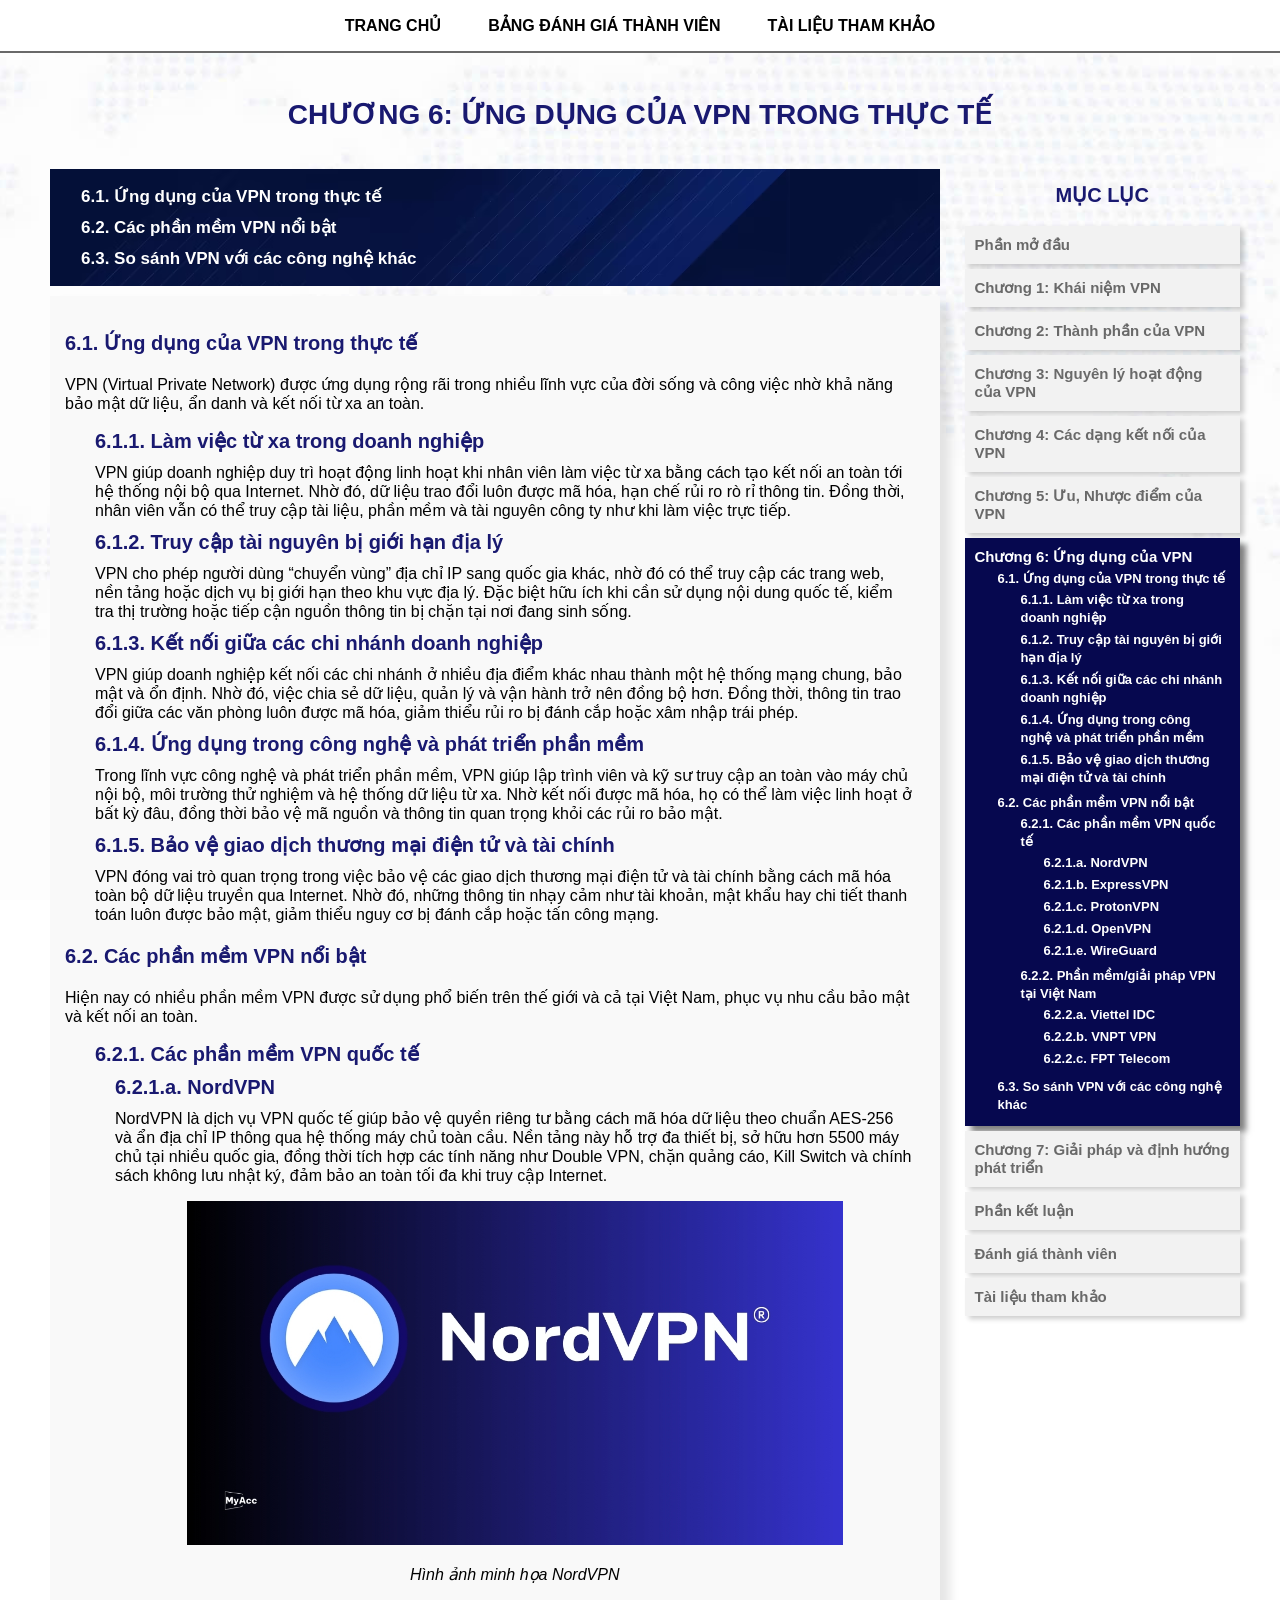
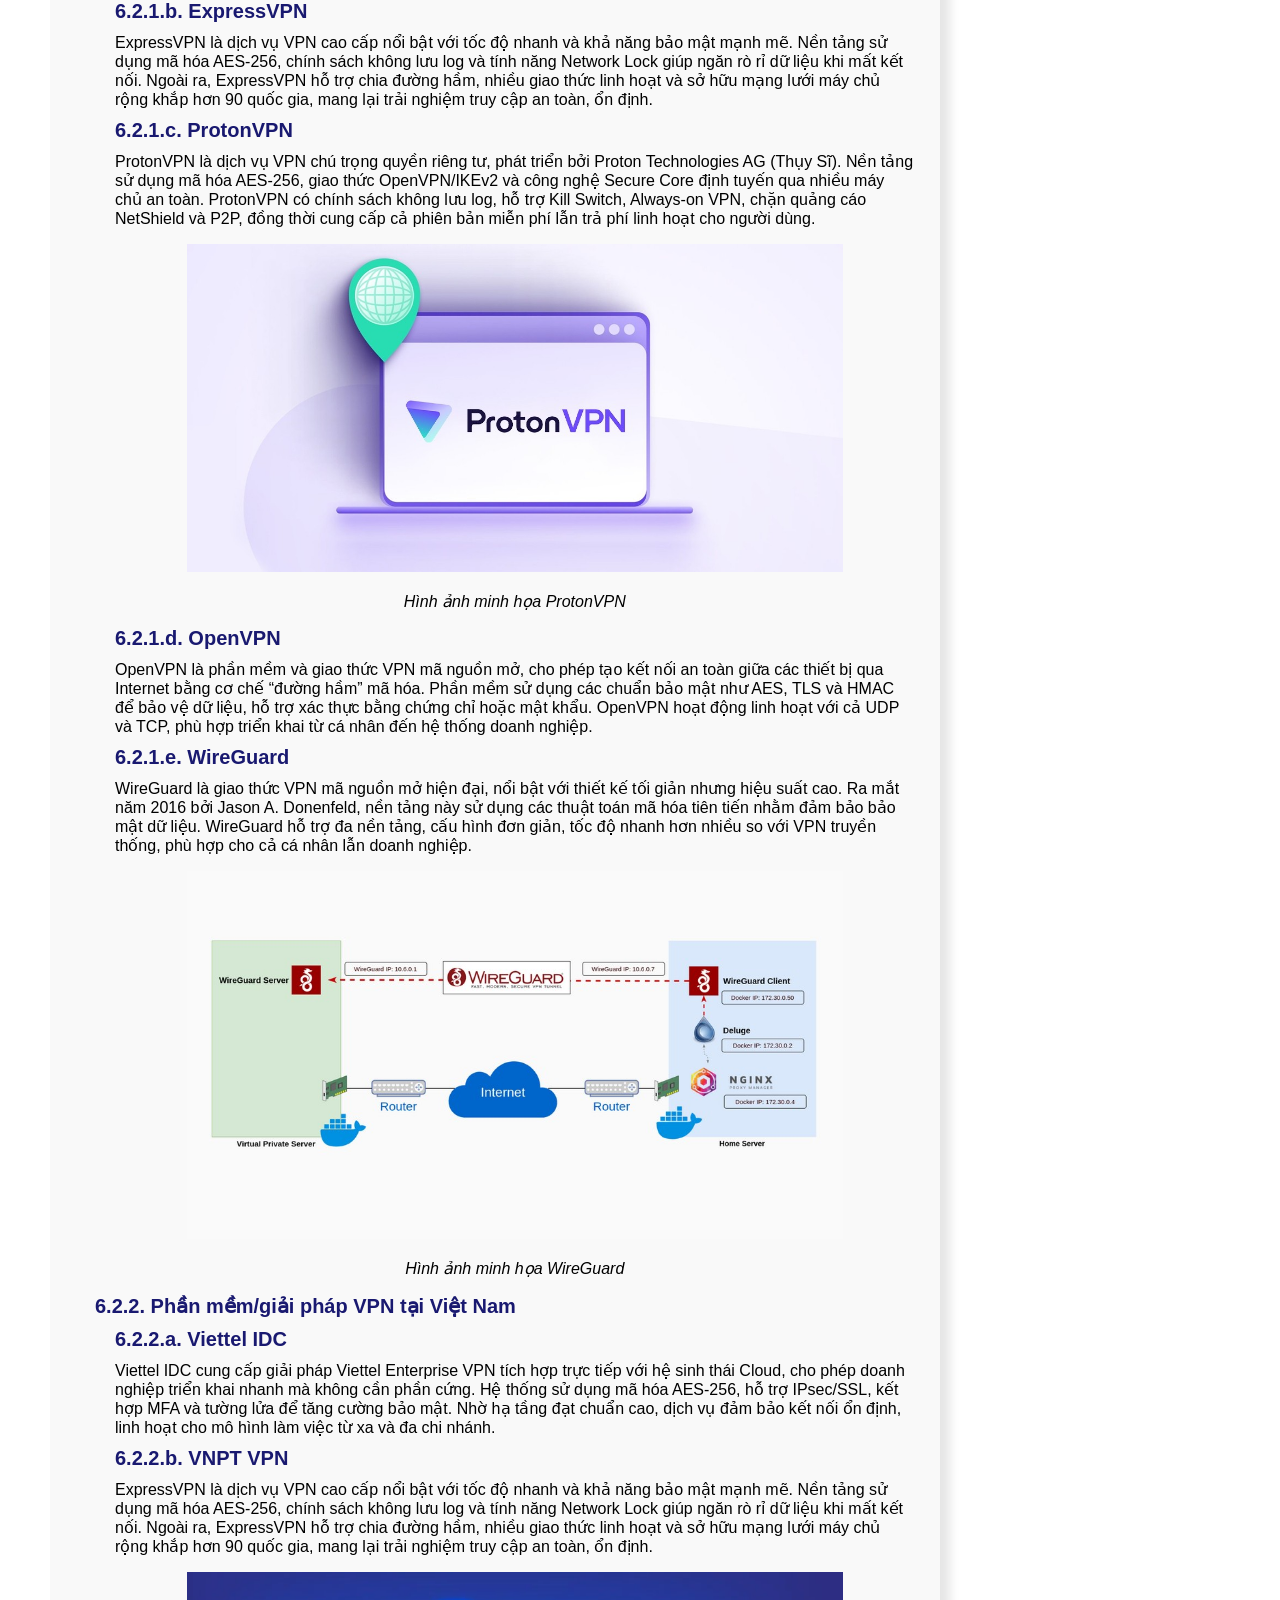
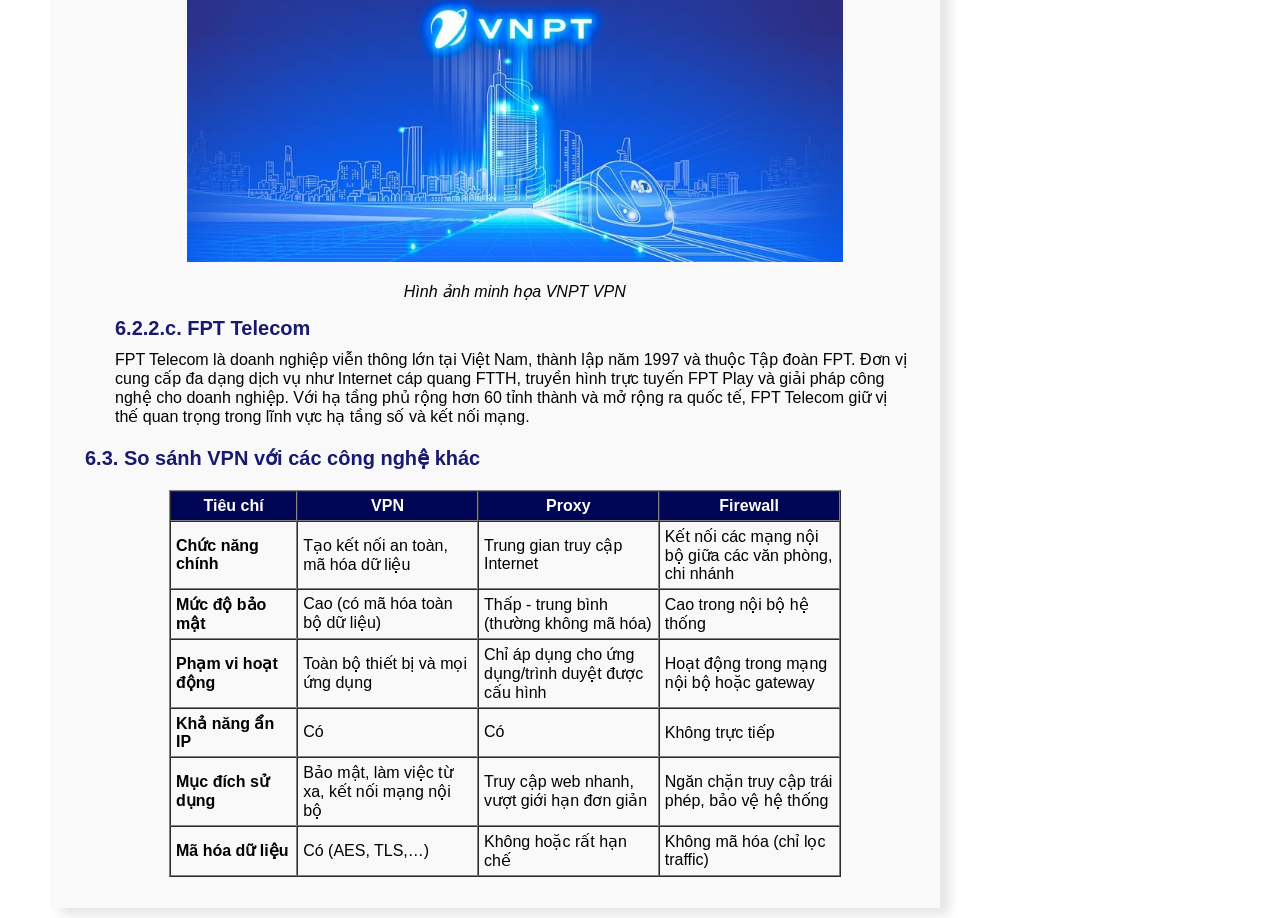
<file: KTHP_C6.html>
<!DOCTYPE html>
<html>
<head>
    <meta charset="UTF-8">
    <title>Chương 6: Ứng dụng của VPN trong thực tế</title>
	<link rel="stylesheet" href="KTHP_cacchuong.css">
</head>

<body>

	<table cellspacing="15" align="center" >
		<tr>
			<td>
				<a class="menu" href="index.html">TRANG CHỦ</a>
			</td>
			<td>
				<a class="menu" href="KTHP_dgtv.html">BẢNG ĐÁNH GIÁ THÀNH VIÊN</a>
			</td>
			<td>
				<a class="menu" href="KTHP_tltk.html">TÀI LIỆU THAM KHẢO</a>
			</td>
		</tr>
	</table>
<div class="bg">
	<hr noshade size="2" color="#696969" align="center" width="100%" style=" margin-top:0px; ">
	<br> 
    <!--header-->
	 <h1 class="title" align="center">CHƯƠNG 6: ỨNG DỤNG CỦA VPN TRONG THỰC TẾ</h1>
	<br>
	<!--ndung-->
	<table width="95%" border=0 cellspacing="10" style=" margin-left: 40px;">
        <tr>
		<!--menu-->
        <td width="75%" background="img/hn2.jpg">
            <ul  style="list-style-type: none;" >
                <li>
                    <a class="ttc1" href="#c6.1">6.1. Ứng dụng của VPN trong thực tế</a>
                </li>
                <li>
                    <a class="ttc1" href="#c6.2">6.2. Các phần mềm VPN nổi bật</a>
                </li>
				<li>
					 <a class="ttc1" href="#c6.3">6.3. So sánh VPN với các công nghệ khác</a>
				</li>
            </ul>
		</td>
		<!--mục lục-->
		<td rowspan="2" valign="top"  style="padding-left: 10px;">
            <h1 class="ttc" align="center">MỤC LỤC</h1>
            <table width="100%" border="0" cellspacing="5" cellpadding="10">
				<tr bgcolor="#F2F2F2" style="box-shadow: 4px 3px 5px rgba(0,0,0,0.2);">
                    <td><a class="ttc2" href="KTHP_PMD.html">Phần mở đầu</a></td>
                </tr>
                <tr bgcolor="#F2F2F2" style="box-shadow: 4px 3px 5px rgba(0,0,0,0.2);">
                    <td><a class="ttc2"  href="KTHP_C1.html">Chương 1: Khái niệm VPN</a></td>
                </tr>
                <tr bgcolor="#F2F2F2" style="box-shadow: 4px 3px 5px rgba(0,0,0,0.2);">
                    <td><a class="ttc2" href="KTHP_C2.html">Chương 2: Thành phần của VPN</a></td>
                </tr>
				<tr bgcolor="#F2F2F2" style="box-shadow: 4px 3px 5px rgba(0,0,0,0.2);">  
                    <td><a class="ttc2" href="KTHP_C3.html">Chương 3: Nguyên lý hoạt động của VPN</a></td>
                </tr>
                <tr bgcolor="#F2F2F2" style="box-shadow: 4px 3px 5px rgba(0,0,0,0.2);">
                    <td><a class="ttc2" href="KTHP_C4.html">Chương 4: Các dạng kết nối của VPN</a></td>
                </tr>
				<tr bgcolor="#F2F2F2" style="box-shadow: 4px 3px 5px rgba(0,0,0,0.2);">
                    <td><a class="ttc2" href="KTHP_C5.html">Chương 5: Ưu, Nhược điểm của VPN</a></td>
                </tr>
				<tr bgcolor="#06084f" style="box-shadow: 6px 6px 6px rgba(0,0,0,0.5);">
                    <td><a class="ttcc"  href="KTHP_C6.html">Chương 6: Ứng dụng của VPN</a>
						<table style="margin-left: 20px">
							<tr>
								<td ><a class="ttcc1" href="#c6.1">6.1. Ứng dụng của VPN trong thực tế</a>
								<table style="margin-left: 20px">
									<tr>
										<td ><a class="ttcc1"  href="#c6.1.1">6.1.1. Làm việc từ xa trong doanh nghiệp</a></td>
									</tr>
									<tr>
										<td> <a class="ttcc1" href="#c6.1.2">6.1.2. Truy cập tài nguyên bị giới hạn địa lý</a></td>
									</tr>
									<tr>
										<td> <a class="ttcc1" href="#c6.1.3">6.1.3. Kết nối giữa các chi nhánh doanh nghiệp</a></td>
									</tr>
									<tr>
										<td ><a class="ttcc1"  href="#c6.1.4">6.1.4. Ứng dụng trong công nghệ và phát triển phần mềm</a></td>
									</tr>
									<tr>
										<td> <a class="ttcc1" href="#c6.1.5">6.1.5. Bảo vệ giao dịch thương mại điện tử và tài chính</a></td>
									</tr>
								</table>
								</td>
							</tr>
							<tr>
								<td> <a class="ttcc1" href="#c6.2">6.2. Các phần mềm VPN nổi bật</a>
									<table style="margin-left: 20px">
										<tr>
											<td ><a class="ttcc1"  href="#c6.2.1">6.2.1. Các phần mềm VPN quốc tế</a>
											<table style="margin-left: 20px">
												<tr>
													<td ><a class="ttcc1"  href="#c6.2.1.a">6.2.1.a. NordVPN</a></td>
												</tr>
												<tr>
													<td> <a class="ttcc1" href="#c6.2.1.b">6.2.1.b. ExpressVPN</a></td>
												</tr>
												<tr>
													<td> <a class="ttcc1" href="#c6.2.1.c">6.2.1.c. ProtonVPN</a></td>
												</tr>
												<tr>
													<td ><a class="ttcc1"  href="#c6.2.1.d">6.2.1.d. OpenVPN</a></td>
												</tr>
												<tr>
													<td> <a class="ttcc1" href="#c6.2.1.e">6.2.1.e. WireGuard</a></td>
												</tr>
											</table>
											</td>
										</tr>
										<tr>
											<td> <a class="ttcc1" href="#c6.2.2">6.2.2. Phần mềm/giải pháp VPN tại Việt Nam</a>
											<table style="margin-left: 20px">
												<tr>
													<td ><a class="ttcc1"  href="#c6.2.2.a">6.2.2.a. Viettel IDC</a></td>
												</tr>
												<tr>
													<td> <a class="ttcc1" href="#c6.2.2.b">6.2.2.b. VNPT VPN</a></td>
												</tr>
												<tr>
													<td> <a class="ttcc1" href="#c6.2.2.c">6.2.2.c. FPT Telecom</a></td>
												</tr>
											</table>
											</td>
										</tr>
									</table>
								</td>
							</tr>
							<tr>
							<td ><a class="ttcc1" href="#c6.3">6.3. So sánh VPN với các công nghệ khác</a></td>
							</tr>
						</table>
					</td>
                </tr>
				<tr bgcolor="#F2F2F2" style="box-shadow: 4px 3px 5px rgba(0,0,0,0.2);">
                    <td><a class="ttc2" href="KTHP_C7.html">Chương 7: Giải pháp và định hướng phát triển</a></td>
                </tr>
				<tr bgcolor="#F2F2F2" style="box-shadow: 4px 3px 5px rgba(0,0,0,0.2);">
                    <td><a class="ttc2" href="KTHP_PKL.html">Phần kết luận</a></td>
                </tr>
				<tr bgcolor="#F2F2F2" style="box-shadow: 4px 3px 5px rgba(0,0,0,0.2);">
                    <td><a class="ttc2" href="KTHP_dgtv.html">Đánh giá thành viên</a></td>
                </tr>
				<tr bgcolor="#F2F2F2" style="box-shadow: 4px 3px 5px rgba(0,0,0,0.2);">
                    <td><a class="ttc2" href="KTHP_tltk.html">Tài liệu tham khảo</a></td>
                </tr>
            </table>
		</td> 
		</tr>
		<tr valign="top" >
		<td  bgcolor="#F9F9F9" class="nd">
                <h3 class="ttc" id="c6.1">6.1. Ứng dụng của VPN trong thực tế</h3>
				<p> VPN (Virtual Private Network) được ứng dụng rộng rãi trong nhiều lĩnh vực của đời sống và công việc nhờ khả năng bảo mật dữ liệu, ẩn danh và kết nối từ xa an toàn.
				</p>
					<ul style="list-style-type: none;">
						<li class="ttc" id="c6.1.1">6.1.1. Làm việc từ xa trong doanh nghiệp</li>
						<li>VPN giúp doanh nghiệp duy trì hoạt động linh hoạt khi nhân viên làm việc từ xa bằng cách tạo kết nối an toàn tới hệ thống nội bộ qua Internet. 
						Nhờ đó, dữ liệu trao đổi luôn được mã hóa, hạn chế rủi ro rò rỉ thông tin. Đồng thời, nhân viên vẫn có thể truy cập tài liệu, phần mềm và tài nguyên công ty như khi làm việc trực tiếp.</li>
						<li class="ttc" id="c6.1.2">6.1.2. Truy cập tài nguyên bị giới hạn địa lý </li>
						<li>VPN cho phép người dùng “chuyển vùng” địa chỉ IP sang quốc gia khác, nhờ đó có thể truy cập các trang web, nền tảng hoặc dịch vụ bị giới hạn theo khu vực địa lý. Đặc biệt hữu ích khi cần sử dụng nội dung quốc tế,
						kiểm tra thị trường hoặc tiếp cận nguồn thông tin bị chặn tại nơi đang sinh sống.</li>
						
						<li class="ttc" id="c6.1.3">6.1.3. Kết nối giữa các chi nhánh doanh nghiệp</li>
						<li>VPN giúp doanh nghiệp kết nối các chi nhánh ở nhiều địa điểm khác nhau thành một hệ thống mạng chung, bảo mật và ổn định. 
						Nhờ đó, việc chia sẻ dữ liệu, quản lý và vận hành trở nên đồng bộ hơn. Đồng thời, thông tin trao đổi giữa các văn phòng luôn được mã hóa, giảm thiểu rủi ro bị đánh cắp hoặc xâm nhập trái phép.</li>
						
						<li class="ttc" id="c6.1.4">6.1.4. Ứng dụng trong công nghệ và phát triển phần mềm</li>
						<li>Trong lĩnh vực công nghệ và phát triển phần mềm, VPN giúp lập trình viên và kỹ sư truy cập an toàn vào máy chủ nội bộ, môi trường thử nghiệm và hệ thống dữ liệu từ xa.
						Nhờ kết nối được mã hóa, họ có thể làm việc linh hoạt ở bất kỳ đâu, đồng thời bảo vệ mã nguồn và thông tin quan trọng khỏi các rủi ro bảo mật.</li>
						
						<li class="ttc" id="c6.1.5">6.1.5. Bảo vệ giao dịch thương mại điện tử và tài chính</li>
						<li>VPN đóng vai trò quan trọng trong việc bảo vệ các giao dịch thương mại điện tử và tài chính bằng cách mã hóa toàn bộ dữ liệu truyền qua Internet.
						Nhờ đó, những thông tin nhạy cảm như tài khoản, mật khẩu hay chi tiết thanh toán luôn được bảo mật, giảm thiểu nguy cơ bị đánh cắp hoặc tấn công mạng.</li>
					</ul>
				<h3 class="ttc" id="c6.2">6.2. Các phần mềm VPN nổi bật</h3>
				<p> Hiện nay có nhiều phần mềm VPN được sử dụng phổ biến trên thế giới và cả tại Việt Nam, phục vụ nhu cầu bảo mật và kết nối an toàn.
				</p>
					<ul style="list-style-type: none;">
						<li class="ttc" id="c6.2.1">6.2.1. Các phần mềm VPN quốc tế</li>
						<ul style="list-style-type: none;">
							<li class="ttc" id="c6.2.1.a">6.2.1.a. NordVPN</li>
							<li>NordVPN là dịch vụ VPN quốc tế giúp bảo vệ quyền riêng tư bằng cách mã hóa dữ liệu theo chuẩn AES-256 và ẩn địa chỉ IP thông qua hệ thống máy chủ toàn cầu. Nền tảng này hỗ trợ đa thiết bị, 
							sở hữu hơn 5500 máy chủ tại nhiều quốc gia, đồng thời tích hợp các tính năng như Double VPN, chặn quảng cáo, Kill Switch và chính sách không lưu nhật ký, đảm bảo an toàn tối đa khi truy cập Internet.</li>
							
							<p align="center"><img src="img/6.2.1.a.jpg" alt="Ảnh minh họa NordVPN" width="80%" ></p>
							<p align="center"><i>Hình ảnh minh họa NordVPN</i></P>
							
							<li class="ttc" id="c6.2.1.b">6.2.1.b. ExpressVPN </li>
							<li>ExpressVPN là dịch vụ VPN cao cấp nổi bật với tốc độ nhanh và khả năng bảo mật mạnh mẽ. Nền tảng sử dụng mã hóa AES-256, chính sách không lưu log và tính năng Network Lock giúp ngăn rò rỉ dữ liệu khi mất kết nối. 
							Ngoài ra, ExpressVPN hỗ trợ chia đường hầm, nhiều giao thức linh hoạt và sở hữu mạng lưới máy chủ rộng khắp hơn 90 quốc gia, mang lại trải nghiệm truy cập an toàn, ổn định.</li>
							
							<li class="ttc" id="c6.2.1.c">6.2.1.c. ProtonVPN</li>
							<li>ProtonVPN là dịch vụ VPN chú trọng quyền riêng tư, phát triển bởi Proton Technologies AG (Thụy Sĩ). Nền tảng sử dụng mã hóa AES-256, giao thức OpenVPN/IKEv2 và công nghệ Secure Core định tuyến qua nhiều máy chủ an toàn. 
							ProtonVPN có chính sách không lưu log, hỗ trợ Kill Switch, Always-on VPN, chặn quảng cáo NetShield và P2P, đồng thời cung cấp cả phiên bản miễn phí lẫn trả phí linh hoạt cho người dùng.</li>
							
							<p align="center"><img src="img/6.2.1.c.jpg" alt="Ảnh minh họa ProtonVPN" width="80%" ></p>
							<p align="center"><i>Hình ảnh minh họa ProtonVPN</i></P>
							
							<li class="ttc" id="c6.2.1.d">6.2.1.d. OpenVPN</li>
							<li>OpenVPN là phần mềm và giao thức VPN mã nguồn mở, cho phép tạo kết nối an toàn giữa các thiết bị qua Internet bằng cơ chế “đường hầm” mã hóa.
							Phần mềm sử dụng các chuẩn bảo mật như AES, TLS và HMAC để bảo vệ dữ liệu, hỗ trợ xác thực bằng chứng chỉ hoặc mật khẩu. OpenVPN hoạt động linh hoạt với cả UDP và TCP, phù hợp triển khai từ cá nhân đến hệ thống doanh nghiệp.</li>
							
							<li class="ttc" id="c6.2.1.e">6.2.1.e. WireGuard</li>
							<li>WireGuard là giao thức VPN mã nguồn mở hiện đại, nổi bật với thiết kế tối giản nhưng hiệu suất cao. Ra mắt năm 2016 bởi Jason A. Donenfeld, nền tảng này sử dụng các thuật toán mã hóa tiên tiến nhằm đảm bảo bảo mật dữ liệu.
							WireGuard hỗ trợ đa nền tảng, cấu hình đơn giản, tốc độ nhanh hơn nhiều so với VPN truyền thống, phù hợp cho cả cá nhân lẫn doanh nghiệp.</li>
							
							<p align="center"><img src="img/6.2.1.e.jpg" alt="Ảnh minh họa WireGuard" width="80%" ></p>
							<p align="center"><i>Hình ảnh minh họa WireGuard</i></P>
							
						</ul>
					</ul>
					<!-->
					<ul style="list-style-type: none;">
						<li class="ttc" id="c6.2.2">6.2.2. Phần mềm/giải pháp VPN tại Việt Nam</li>
						<ul style="list-style-type: none;">
							<li class="ttc" id="c6.2.2.a">6.2.2.a. Viettel IDC</li>
							<li>Viettel IDC cung cấp giải pháp Viettel Enterprise VPN tích hợp trực tiếp với hệ sinh thái Cloud, cho phép doanh nghiệp triển khai nhanh mà không cần phần cứng. Hệ thống sử dụng mã hóa AES-256, hỗ trợ IPsec/SSL, kết hợp MFA và tường lửa để tăng cường bảo mật. 
							Nhờ hạ tầng đạt chuẩn cao, dịch vụ đảm bảo kết nối ổn định, linh hoạt cho mô hình làm việc từ xa và đa chi nhánh.</li>
							
							<li class="ttc" id="c6.2.2.b">6.2.2.b. VNPT VPN </li>
							<li>ExpressVPN là dịch vụ VPN cao cấp nổi bật với tốc độ nhanh và khả năng bảo mật mạnh mẽ. Nền tảng sử dụng mã hóa AES-256, chính sách không lưu log và tính năng Network Lock giúp ngăn rò rỉ dữ liệu khi mất kết nối. 
							Ngoài ra, ExpressVPN hỗ trợ chia đường hầm, nhiều giao thức linh hoạt và sở hữu mạng lưới máy chủ rộng khắp hơn 90 quốc gia, mang lại trải nghiệm truy cập an toàn, ổn định.</li>
							
							<p align="center"><img src="img/6.2.2.b.jpg" alt="Ảnh minh họa VNPT VPN" width="80%" ></p>
							<p align="center"><i>Hình ảnh minh họa VNPT VPN</i></P>
							
							<li class="ttc" id="c6.2.2.c">6.2.2.c. FPT Telecom</li>
							<li>FPT Telecom là doanh nghiệp viễn thông lớn tại Việt Nam, thành lập năm 1997 và thuộc Tập đoàn FPT. Đơn vị cung cấp đa dạng dịch vụ như Internet cáp quang FTTH, truyền hình trực tuyến FPT Play và giải pháp công nghệ cho doanh nghiệp. 
							Với hạ tầng phủ rộng hơn 60 tỉnh thành và mở rộng ra quốc tế, FPT Telecom giữ vị thế quan trọng trong lĩnh vực hạ tầng số và kết nối mạng.</li>
							
						</ul>
					
					
				<h3 class="ttc" id="c6.3">6.3. So sánh VPN với các công nghệ khác</h3>	
				<table width="80%" border="1" cellpadding="5" cellspacing="0" valign="middle" align="center">
					<tr align="center" bgcolor=" #000556" style="color: white; font-weight:bold">
						<td>Tiêu chí</td>
						<td>VPN </td>
						<td>Proxy</td>
						<td>Firewall</td>
					</tr>
					<tr>
						<td width="19%"><b>Chức năng chính</b></td>
						<td width="27%">Tạo kết nối an toàn, mã hóa dữ liệu</td>
						<td width="27%">Trung gian truy cập Internet</td>
						<td width="27%">Kết nối các mạng nội bộ giữa các văn phòng, chi nhánh</td>
					</tr>
					<tr>
						<td width="19%"><b>Mức độ bảo mật</b></td>
						<td width="27%">Cao (có mã hóa toàn bộ dữ liệu)</td>
						<td width="27%">Thấp - trung bình (thường không mã hóa)</td>
						<td width="27%">Cao trong nội bộ hệ thống</td>
					</tr>
					<tr>
						<td width="19%"><b>Phạm vi hoạt động</b></td>
						<td width="27%">Toàn bộ thiết bị và mọi ứng dụng</td>
						<td width="27%">Chỉ áp dụng cho ứng dụng/trình duyệt được cấu hình</td>
						<td width="27%">Hoạt động trong mạng nội bộ hoặc gateway</td>
					</tr>
					<tr>
						<td width="19%"><b>Khả năng ẩn IP</b></td>
						<td width="27%">Có</td>
						<td width="27%">Có</td>
						<td width="27%">Không trực tiếp</td>
					</tr>
					<tr>
						<td width="19%"><b>Mục đích sử dụng</b></td>
						<td width="27%">Bảo mật, làm việc từ xa, kết nối mạng nội bộ</td>
						<td width="27%">Truy cập web nhanh, vượt giới hạn đơn giản</td>
						<td width="27%">Ngăn chặn truy cập trái phép, bảo vệ hệ thống</td>
					</tr>
					<tr>
						<td width="19%"><b>Mã hóa dữ liệu</b></td>
						<td width="27%">Có (AES, TLS,…)</td>
						<td width="27%">Không hoặc rất hạn chế</td>
						<td width="27%">Không mã hóa (chỉ lọc traffic)</td>
					</tr>
					
				</table>
			</tr>	
		</table>
</div>
</body>
</html>
</file>
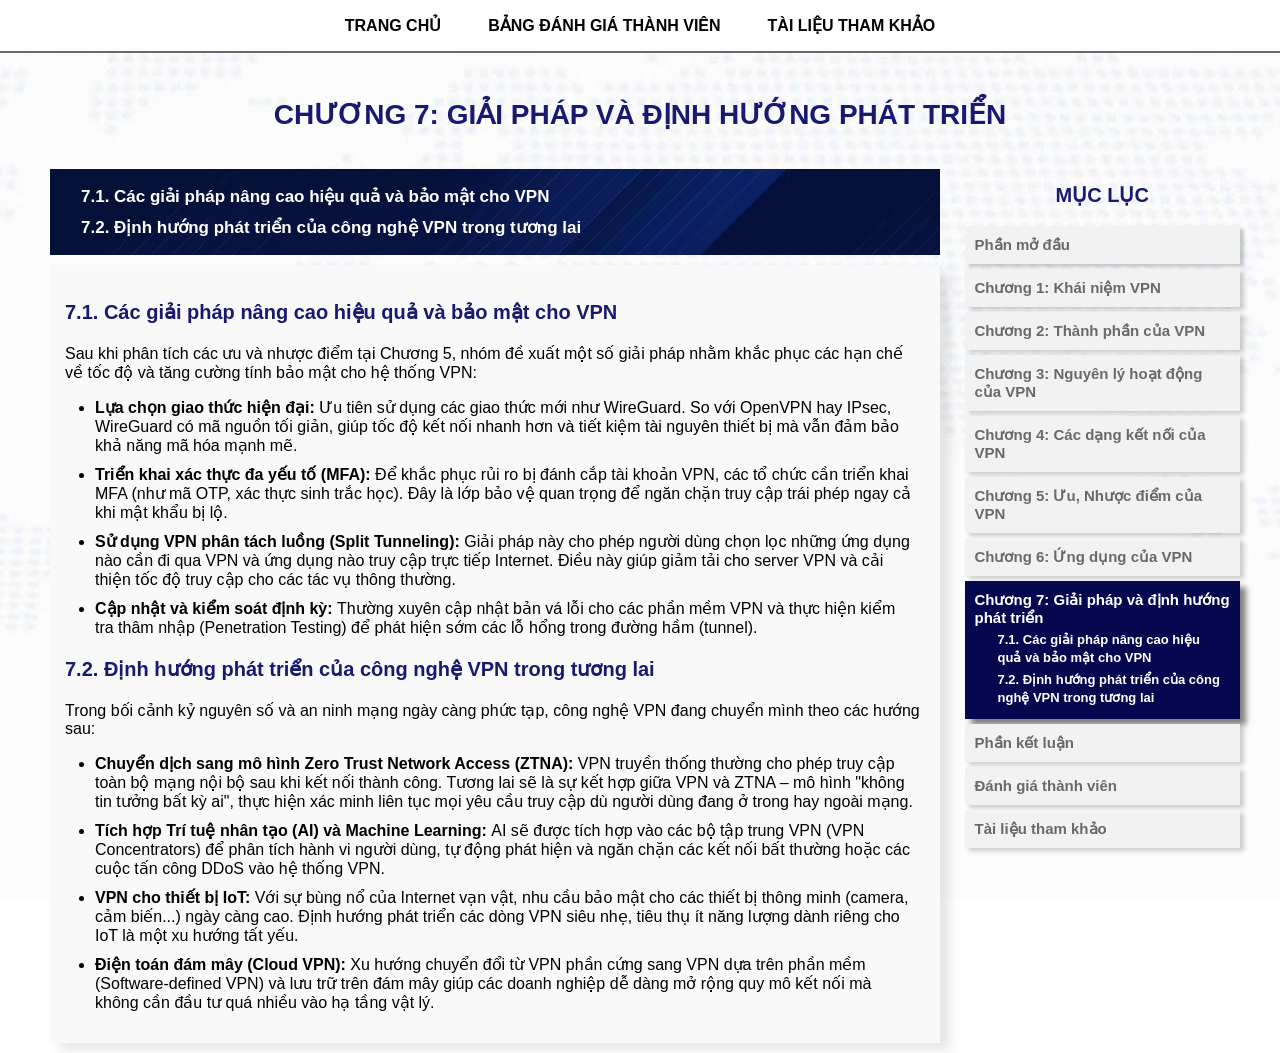
<file: KTHP_C7.html>
<!DOCTYPE html>
<html>
<head>
    <meta charset="UTF-8">
    <title>Chương 1: Khái niệm VPN</title>
	<link rel="stylesheet" href="KTHP_cacchuong.css">
</head>

<body>
	<table cellspacing="15" align="center">
		<tr>
			<td>
				<a class="menu" href="index.html">TRANG CHỦ</a>
			</td>
			<td>
				<a class="menu" href="KTHP_dgtv.html">BẢNG ĐÁNH GIÁ THÀNH VIÊN</a>
			</td>
			<td>
				<a class="menu" href="KTHP_tltk.html">TÀI LIỆU THAM KHẢO</a>
			</td>
		</tr>
	</table>
<div class="bg">
	<hr noshade size="2" color="#696969" align="center" width="100%" style=" margin-top:0px; ">
	<br> 
    <!--header-->
	 <h1 class="title" align="center">CHƯƠNG 7: GIẢI PHÁP VÀ ĐỊNH HƯỚNG PHÁT TRIỂN</h1>
	<br>
	<!--ndung-->
	<table width="95%" border=0 cellspacing="10" style=" margin-left: 40px;">
        <tr>
		<!--menu-->
        <td width="75%" background="img/hn2.jpg">
            <ul  style="list-style-type: none;" >
                <li>
                    <a class="ttc1" href="#c7.1">7.1. Các giải pháp nâng cao hiệu quả và bảo mật cho VPN</a>
                </li>
                <li>
                    <a class="ttc1" href="#c7.2">7.2. Định hướng phát triển của công nghệ VPN trong tương lai</a>
                </li>
            </ul>
		</td>
		<!--mục lục-->
		<td rowspan="2" valign="top"  style="padding-left: 10px">
            <h1 class="ttc" align="center">MỤC LỤC</h1>
            <table width="100%" border="0" cellspacing="5" cellpadding="10">
				<tr bgcolor="#F2F2F2" style="box-shadow: 4px 3px 3px rgba(0,0,0,0.2);">
                    <td><a class="ttc2" href="KTHP_PMD.html">Phần mở đầu</a></td>
                </tr>
				 <tr bgcolor="#F2F2F2" style="box-shadow: 4px 3px 5px rgba(0,0,0,0.2);">
                    <td><a class="ttc2" href="KTHP_C1.html">Chương 1: Khái niệm VPN</a></td>
                </tr>
                
                <tr bgcolor="#F2F2F2" style="box-shadow: 4px 3px 5px rgba(0,0,0,0.2);">
                    <td><a class="ttc2" href="KTHP_C2.html">Chương 2: Thành phần của VPN</a></td>
                </tr>
				<tr bgcolor="#F2F2F2" style="box-shadow: 4px 3px 5px rgba(0,0,0,0.2);">  
                    <td><a class="ttc2" href="KTHP_C3.html">Chương 3: Nguyên lý hoạt động của VPN</a></td>
                </tr>
                <tr bgcolor="#F2F2F2" style="box-shadow: 4px 3px 5px rgba(0,0,0,0.2);">
                    <td><a class="ttc2" href="KTHP_C4.html">Chương 4: Các dạng kết nối của VPN</a></td>
                </tr>
				<tr bgcolor="#F2F2F2" style="box-shadow: 4px 3px 5px rgba(0,0,0,0.2);">
                    <td><a class="ttc2" href="KTHP_C5.html">Chương 5: Ưu, Nhược điểm của VPN</a></td>
                </tr>
				<tr bgcolor="#F2F2F2" style="box-shadow: 4px 3px 5px rgba(0,0,0,0.2);">
                    <td><a class="ttc2" href="KTHP_C6.html">Chương 6: Ứng dụng của VPN</a></td>
                </tr>
				<tr bgcolor="#06084f" style="box-shadow: 6px 6px 6px rgba(0,0,0,0.5);">
                    <td><a class="ttcc"  href="KTHP_C7.html">Chương 7: Giải pháp và định hướng phát triển</a>
						<table style="margin-left: 20px">
							<tr>
								<td ><a class="ttcc1"  href="#c7.1">7.1. Các giải pháp nâng cao hiệu quả và bảo mật cho VPN</a></td>
							</tr>
							<tr>
								<td> <a class="ttcc1" href="#c7.2">7.2. Định hướng phát triển của công nghệ VPN trong tương lai</a></td>
							</tr>
						</table>
					</td>
                </tr>
				<tr bgcolor="#F2F2F2" style="box-shadow: 4px 3px 5px rgba(0,0,0,0.2);">
                    <td><a class="ttc2" href="KTHP_PKL.html">Phần kết luận</a></td>
                </tr>
				<tr bgcolor="#F2F2F2" style="box-shadow: 4px 3px 5px rgba(0,0,0,0.2);">
                    <td><a class="ttc2" href="KTHP_dgtv.html">Đánh giá thành viên</a></td>
                </tr>
				<tr bgcolor="#F2F2F2" style="box-shadow: 4px 3px 5px rgba(0,0,0,0.2);">
                    <td><a class="ttc2" href="KTHP_tltk.html">Tài liệu tham khảo</a></td>
                </tr>
            </table>
		</td> 
		</tr>
		<tr valign="top" >
		<td  bgcolor="#F9F9F9" class="nd">
                <h3 class="ttc" id="c7.1">7.1. Các giải pháp nâng cao hiệu quả và bảo mật cho VPN</h3>
					<p>Sau khi phân tích các ưu và nhược điểm tại Chương 5, nhóm đề xuất một số giải pháp nhằm khắc phục các hạn chế về tốc độ và tăng cường tính bảo mật cho hệ thống VPN:
					</p>
					<ul>
						<li><b>Lựa chọn giao thức hiện đại: </b>Ưu tiên sử dụng các giao thức mới như WireGuard. So với OpenVPN hay IPsec, WireGuard có mã nguồn tối giản, giúp tốc độ kết nối nhanh hơn và tiết kiệm tài nguyên thiết bị mà vẫn đảm bảo khả năng mã hóa mạnh mẽ. 
						</li>
						<li><b>Triển khai xác thực đa yếu tố (MFA): </b>Để khắc phục rủi ro bị đánh cắp tài khoản VPN, các tổ chức cần triển khai MFA (như mã OTP, xác thực sinh trắc học). Đây là lớp bảo vệ quan trọng để ngăn chặn truy cập trái phép ngay cả khi mật khẩu bị lộ.
						</li>
						<li><b>Sử dụng VPN phân tách luồng (Split Tunneling): </b>Giải pháp này cho phép người dùng chọn lọc những ứng dụng nào cần đi qua VPN và ứng dụng nào truy cập trực tiếp Internet. Điều này giúp giảm tải cho server VPN và cải thiện tốc độ truy cập cho các tác vụ thông thường.
						</li>
						<li><b>Cập nhật và kiểm soát định kỳ: </b>Thường xuyên cập nhật bản vá lỗi cho các phần mềm VPN và thực hiện kiểm tra thâm nhập (Penetration Testing) để phát hiện sớm các lỗ hổng trong đường hầm (tunnel).
						</li>
					</ul>
                <h3 class="ttc" id="c7.2">7.2. Định hướng phát triển của công nghệ VPN trong tương lai</h3>
					<p>Trong bối cảnh kỷ nguyên số và an ninh mạng ngày càng phức tạp, công nghệ VPN đang chuyển mình theo các hướng sau:
					</p> 
					
					<ul>
						<li><b>Chuyển dịch sang mô hình Zero Trust Network Access (ZTNA): </b>VPN truyền thống thường cho phép truy cập toàn bộ mạng nội bộ sau khi kết nối thành công. Tương lai sẽ là sự kết hợp giữa VPN và ZTNA – mô hình "không tin tưởng bất kỳ ai", thực hiện xác minh liên tục mọi yêu cầu truy cập dù người dùng đang ở trong hay ngoài mạng.
						</li>
						<li><b>Tích hợp Trí tuệ nhân tạo (AI) và Machine Learning: </b>AI sẽ được tích hợp vào các bộ tập trung VPN (VPN Concentrators) để phân tích hành vi người dùng, tự động phát hiện và ngăn chặn các kết nối bất thường hoặc các cuộc tấn công DDoS vào hệ thống VPN.
						</li>
						<li><b>VPN cho thiết bị IoT: </b>Với sự bùng nổ của Internet vạn vật, nhu cầu bảo mật cho các thiết bị thông minh (camera, cảm biến...) ngày càng cao. Định hướng phát triển các dòng VPN siêu nhẹ, tiêu thụ ít năng lượng dành riêng cho IoT là một xu hướng tất yếu.
						</li>
						<li><b>Điện toán đám mây (Cloud VPN): </b>Xu hướng chuyển đổi từ VPN phần cứng sang VPN dựa trên phần mềm (Software-defined VPN) và lưu trữ trên đám mây giúp các doanh nghiệp dễ dàng mở rộng quy mô kết nối mà không cần đầu tư quá nhiều vào hạ tầng vật lý.
						</li>
					</ul>
				</td>
			</tr>
		</table>
	</div>
</body>
</html>
</file>
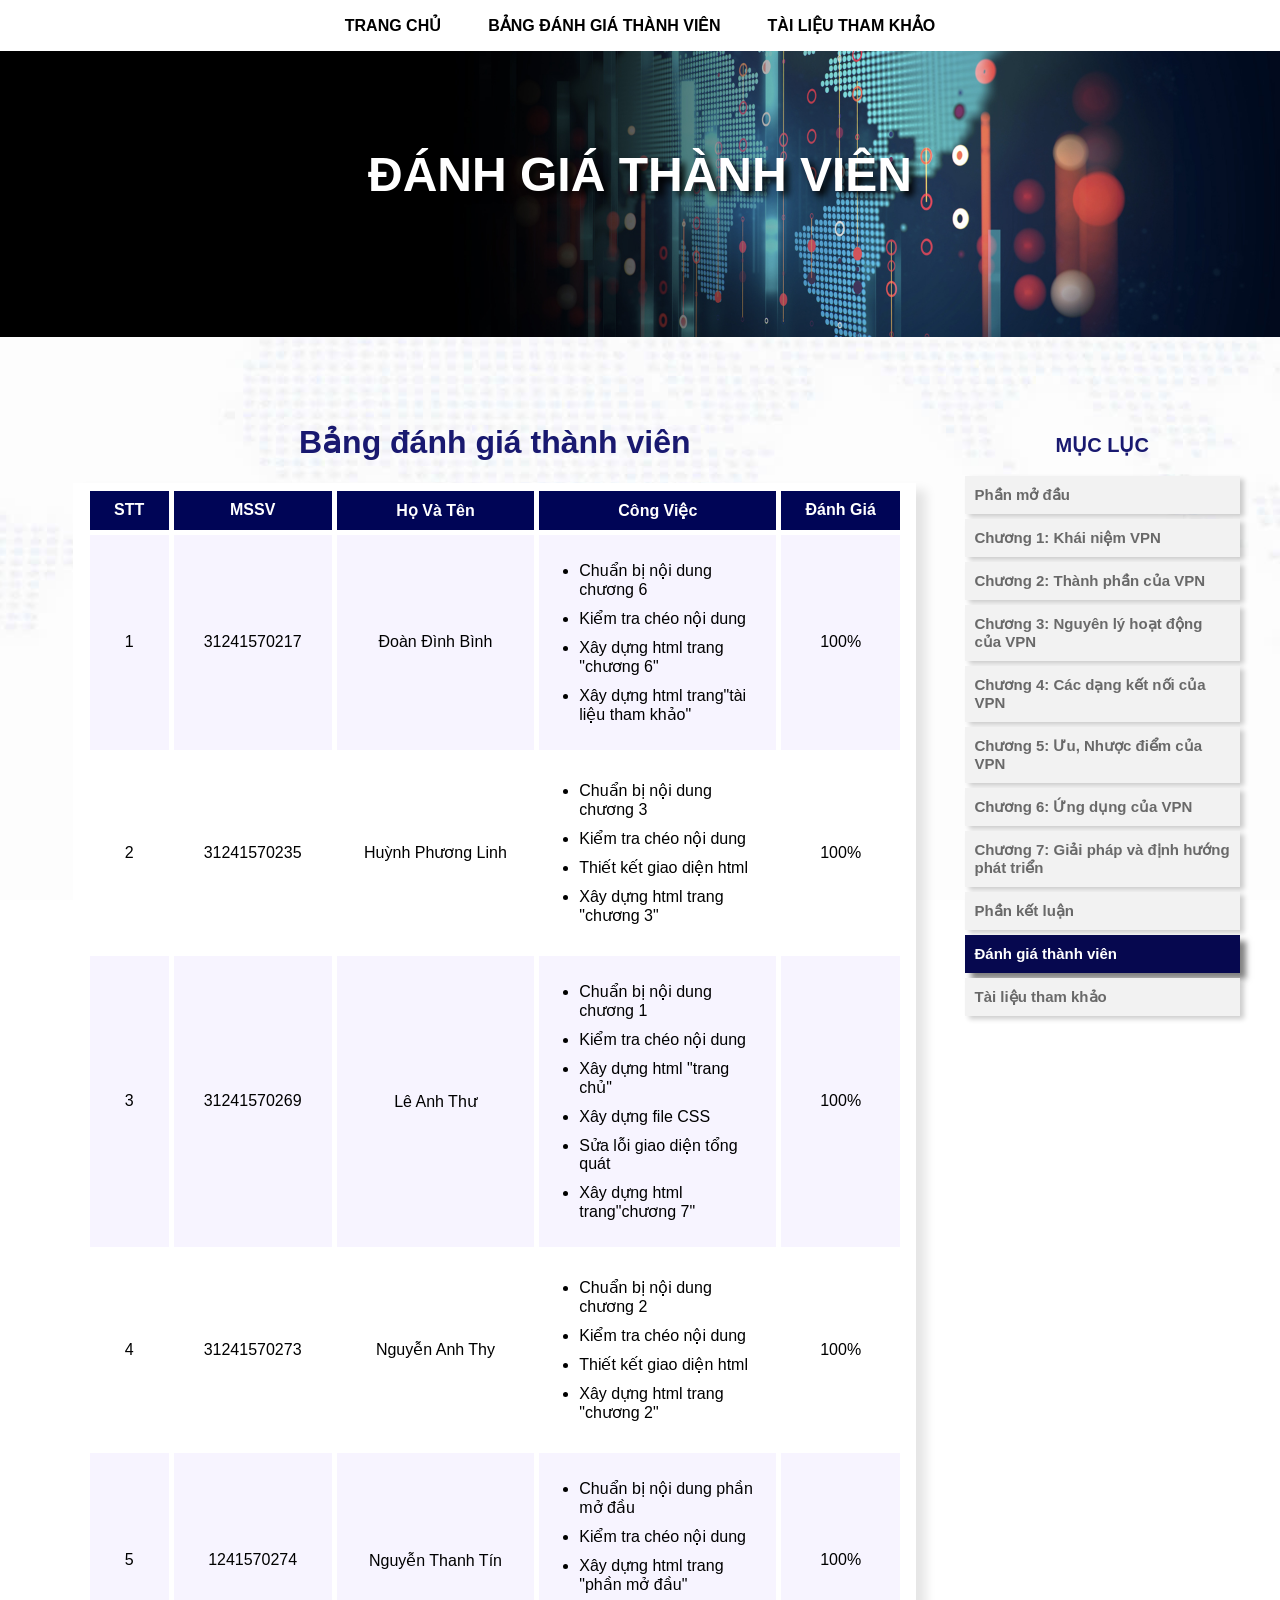
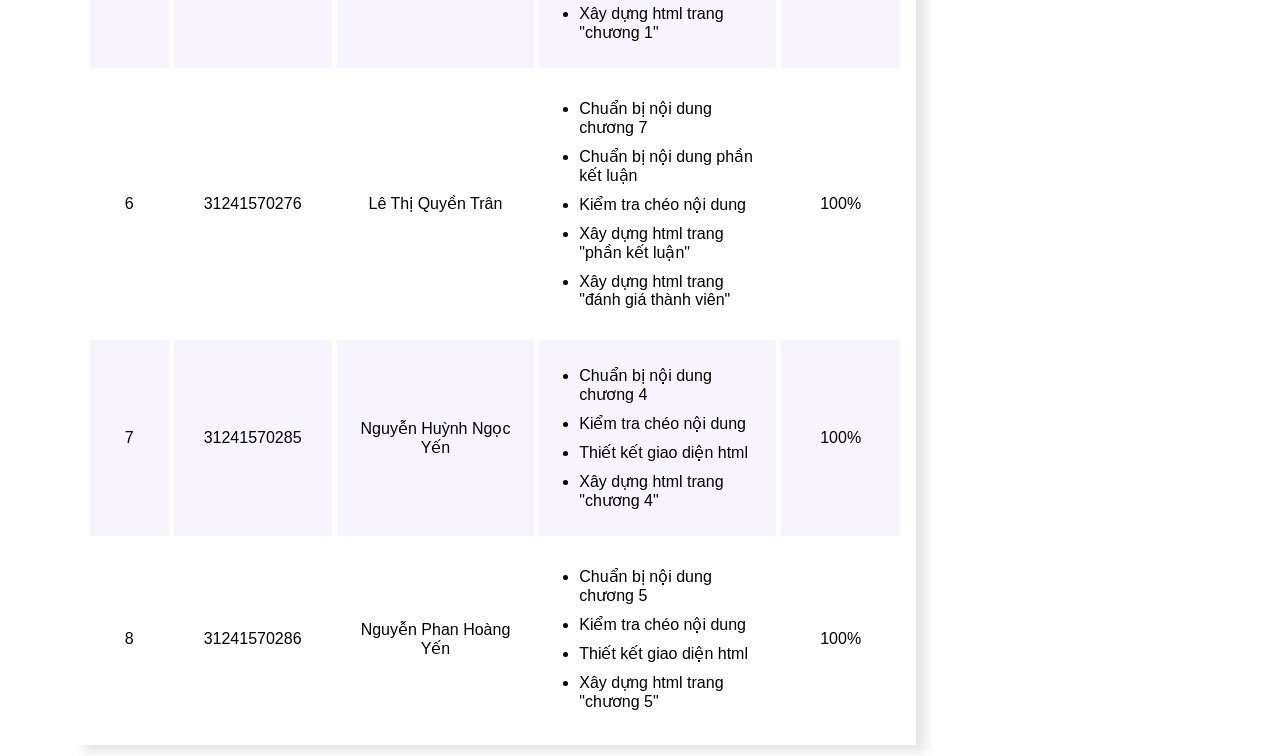
<file: KTHP_dgtv.html>
<!DOCTYPE html>
<html>
<head>
    <meta charset="UTF-8">
    <title>Đánh giá thành viên</title>
	<link rel="stylesheet" href="KTHP_cacchuong.css">

</head>
<body>
    <!-- Header -->
	<table cellspacing="15" align="center" style="" >
		<tr>
			<td>
				<a class="menu" href="index.html">TRANG CHỦ</a>
			</td>
			<td>
				<a class="menu" href="KTHP_dgtv.html">BẢNG ĐÁNH GIÁ THÀNH VIÊN</a>
			</td>
			<td>
				<a class="menu" href="KTHP_tltk.html">TÀI LIỆU THAM KHẢO</a>
			</td>
		</tr>
	</table>
<div class="bg">
    <!-- Banner -->
    <div class="banner">
        <h1 align="center"> 
			<font size="7" color="white">ĐÁNH GIÁ THÀNH VIÊN</font> 
		</h1>
		<br>
    
    </div>
	<br> <br> <br>
	
	<!--ndung-->
	<table width="95%" border=0 cellspacing="10" style=" margin-left: 40px;">
        <tr>
		<!--menu-->
        <td width="75%" valign="top">
            <h1 align="center" > 
			<font size="6" color="#191970">Bảng đánh giá thành viên</font> 
			</h1>
		<table align="center" bgcolor="white" width="95%" style="box-shadow: 10px 7px 10px rgba(0,0,0,0.1);">
			<tr>
				<td>
					<table border="0"  cellpadding="10" cellspacing="5" align="center" width="98%">
						<tr  align="center" bgcolor=" #000556" style="color: white; font-weight:bold">
							<td width="10%">STT</td>
							<td width="20%"> MSSV</td>
							<td width="25%">Họ Và Tên</td>
							<td width="30">Công Việc</td>
							<td width="15%">Đánh Giá</td>
						</tr>
						<tr align="center" bgcolor=" #F7F4FF">
							<td>1</td>
							<td>31241570217</td>
							<td>Đoàn Đình Bình</td>
							<td align="left">
								<ul>
									<li>Chuẩn bị nội dung chương 6</li>
									<li>Kiểm tra chéo nội dung</li>
									<li>Xây dựng html trang "chương 6"</li>
									<li>Xây dựng html trang"tài liệu tham khảo"</li>
								</ul>  
							</td>
							<td>100%</td>
						</tr>
						<tr align="center" bgcolor="WHITE">
							<td>2</td>
							<td>31241570235</td>
							<td>Huỳnh Phương Linh</td>
							<td align="left">
								<ul>
									<li>Chuẩn bị nội dung chương 3</li>
									<li>Kiểm tra chéo nội dung</li>
									<li>Thiết kết giao diện html</li>
									<li>Xây dựng html trang "chương 3"</li>
								</ul> 
							</td>
							<td>100%</td>
						</tr>
						<tr align="center" bgcolor=" #F7F4FF" >
							<td>3</td>
							<td>31241570269</td>
							<td>Lê Anh Thư</td>
							<td align="left">
								<ul>
									<li>Chuẩn bị nội dung chương 1</li>
									<li>Kiểm tra chéo nội dung</li>
									<li>Xây dựng html "trang chủ"</li>
									<li>Xây dựng file CSS</li>
									<li>Sửa lỗi giao diện tổng quát</li>
									<li>Xây dựng html trang"chương 7"</li>
								</ul>
							</td>
							<td>100%</td>
						</tr>
						<tr align="center" bgcolor="WHITE" >
							<td>4</td>
							<td>31241570273</td>
							<td>Nguyễn Anh Thy</td>
							<td align="left">
								<ul>
									<li>Chuẩn bị nội dung chương 2</li>
									<li>Kiểm tra chéo nội dung</li>
									<li>Thiết kết giao diện html</li>
									<li>Xây dựng html trang "chương 2"</li>
								</ul>
							</td>
							<td>100%</td>
						</tr>
						<tr align="center" bgcolor=" #F7F4FF">
							<td>5</td>
							<td>1241570274</td>
							<td>Nguyễn Thanh Tín</td>
							<td align="left">
								<ul>
									<li>Chuẩn bị nội dung phần mở đầu</li>
									<li>Kiểm tra chéo nội dung</li>
									<li>Xây dựng html trang "phần mở đầu"</li>
									<li>Xây dựng html trang "chương 1"</li>
								</ul> 
							</td>
							<td>100%</td>
						</tr>
						<tr align="center" bgcolor="WHITE">
							<td>6</td>
							<td>31241570276</td>
							<td>Lê Thị Quyền Trân</td>
							<td align="left">
								<ul>
									<li>Chuẩn bị nội dung chương 7</li>
									<li>Chuẩn bị nội dung phần kết luận</li>
									<li>Kiểm tra chéo nội dung</li>
									<li>Xây dựng html trang "phần kết luận"</li>
									<li>Xây dựng html trang "đánh giá thành viên"</li>
								</ul>
							</td>
							<td>100%</td>
						</tr>
						<tr align="center" bgcolor=" #F7F4FF">
							<td>7</td>
							<td>31241570285</td>
							<td>Nguyễn Huỳnh Ngọc Yến</td>
							<td align="left">
								<ul>
									<li>Chuẩn bị nội dung chương 4</li>
									<li>Kiểm tra chéo nội dung</li>
									<li>Thiết kết giao diện html</li>
									<li>Xây dựng html trang "chương 4"</li>
								</ul>
							</td>
							<td>100%</td>
						</tr>
						<tr align="center" bgcolor="WHITE">
							<td>8</td>
							<td>31241570286</td>
							<td>Nguyễn Phan Hoàng Yến</td>
							<td align="left">
								<ul>
									<li>Chuẩn bị nội dung chương 5</li>
									<li>Kiểm tra chéo nội dung</li>
									<li>Thiết kết giao diện html</li>
									<li>Xây dựng html trang "chương 5"</li>
								</ul>
							</td>
							<td>100%</td>
						</tr>
					</table>
				</td>
			</tr>
		</table>
		</td>
		<!--mục lục-->
		<td valign="top"  style="padding-left: 10px">
		<br>
            <h1 class="ttc" align="center">MỤC LỤC</h1>
            <table width="100%" border="0" cellspacing="5" cellpadding="10">
				<tr bgcolor="#F2F2F2" style="box-shadow: 4px 3px 5px rgba(0,0,0,0.2);">
                    <td><a class="ttc2" href="KTHP_PMD.html">Phần mở đầu</a></td>
                </tr>
                <tr bgcolor="#F2F2F2" style="box-shadow: 4px 3px 5px rgba(0,0,0,0.2);">
                    <td><a class="ttc2"  href="KTHP_C1.html">Chương 1: Khái niệm VPN</a></td>
                </tr>
                <tr bgcolor="#F2F2F2" style="box-shadow: 4px 3px 5px rgba(0,0,0,0.2);">
                    <td><a class="ttc2" href="KTHP_C2.html">Chương 2: Thành phần của VPN</a></td>
                </tr>
				<tr bgcolor="#F2F2F2" style="box-shadow: 4px 3px 5px rgba(0,0,0,0.2);">  
                    <td><a class="ttc2" href="KTHP_C3.html">Chương 3: Nguyên lý hoạt động của VPN</a></td>
                </tr>
                <tr bgcolor="#F2F2F2" style="box-shadow: 4px 3px 5px rgba(0,0,0,0.2);">
                    <td><a class="ttc2" href="KTHP_C4.html">Chương 4: Các dạng kết nối của VPN</a></td>
                </tr>
				<tr bgcolor="#F2F2F2" style="box-shadow: 4px 3px 5px rgba(0,0,0,0.2);">
                    <td><a class="ttc2" href="KTHP_C5.html">Chương 5: Ưu, Nhược điểm của VPN</a></td>
                </tr>
				<tr bgcolor="#F2F2F2" style="box-shadow: 4px 3px 5px rgba(0,0,0,0.2);">
                    <td><a class="ttc2" href="KTHP_C6.html">Chương 6: Ứng dụng của VPN</a></td>
                </tr>
				<tr bgcolor="#F2F2F2" style="box-shadow: 4px 3px 5px rgba(0,0,0,0.2);">
                    <td><a class="ttc2" href="KTHP_C7.html">Chương 7: Giải pháp và định hướng phát triển</a></td>
                </tr>
				<tr bgcolor="#F2F2F2" style="box-shadow: 4px 3px 5px rgba(0,0,0,0.2);">
                    <td><a class="ttc2" href="KTHP_PKL.html">Phần kết luận</a></td>
                </tr>
				<tr bgcolor="#06084f" style="box-shadow: 6px 6px 6px rgba(0,0,0,0.5);">
                    <td><a class="ttcc" href="KTHP_dgtv.html">Đánh giá thành viên</a></td>
				</tr>
				<tr bgcolor="#F2F2F2" style="box-shadow: 4px 3px 5px rgba(0,0,0,0.2);">
                    <td><a class="ttc2" href="KTHP_tltk.html">Tài liệu tham khảo</a></td>
                </tr>
            </table>
		</td> 
		</tr>
	</table>
</div>
</body>
</html>
</file>
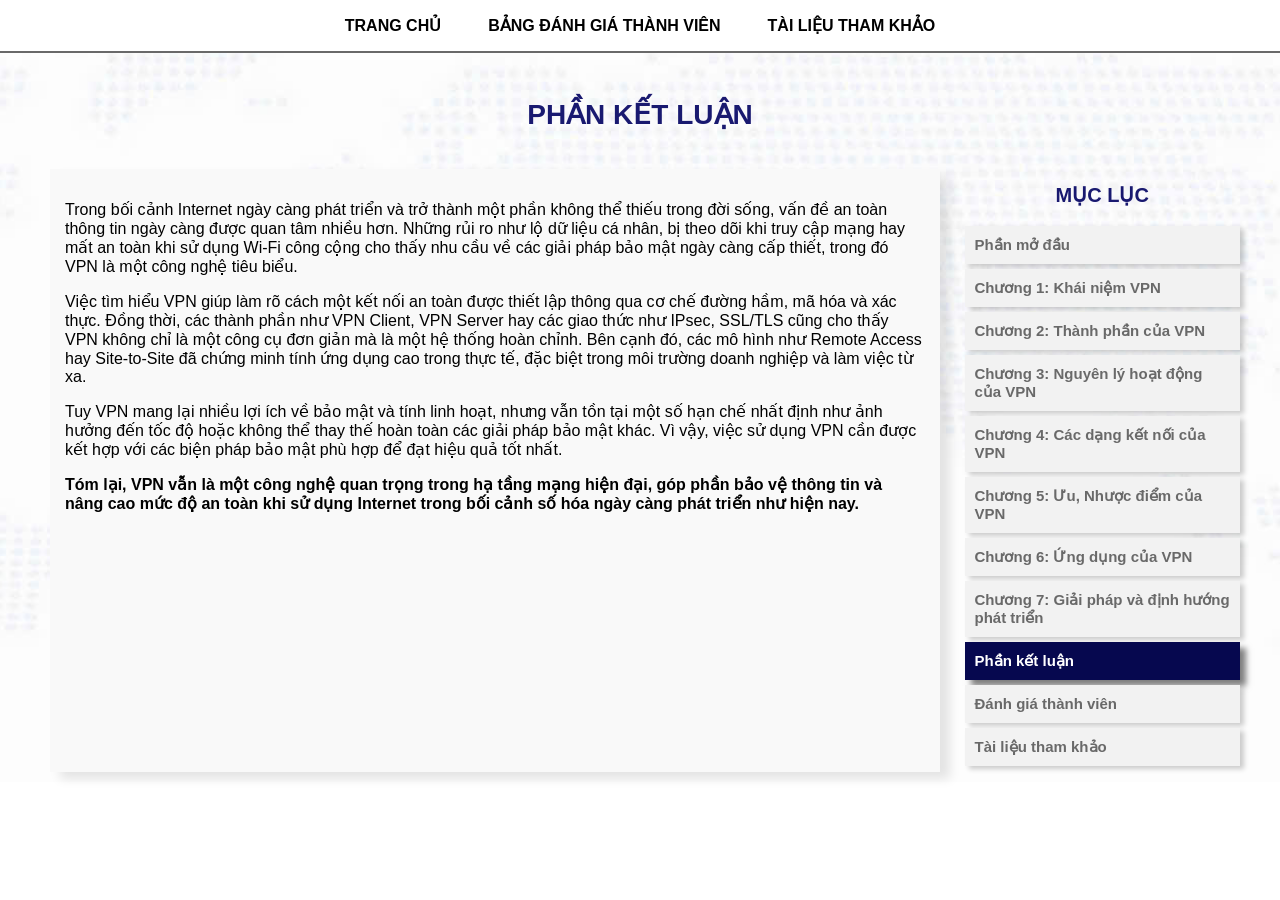
<file: KTHP_PKL.html>
<!DOCTYPE html>
<html>
<head>
    <meta charset="UTF-8">
    <title>Phần kết luận</title>
	<link rel="stylesheet" href="KTHP_cacchuong.css">
</head>

<body>
	<table cellspacing="15" align="center">
		<tr>
			<td>
				<a class="menu" href="index.html">TRANG CHỦ</a>
			</td>
			<td>
				<a class="menu" href="KTHP_dgtv.html">BẢNG ĐÁNH GIÁ THÀNH VIÊN</a>
			</td>
			<td>
				<a class="menu" href="KTHP_tltk.html">TÀI LIỆU THAM KHẢO</a>
			</td>
		</tr>
	</table>
<div class="bg">
	<hr noshade size="2" color="#696969" align="center" width="100%" style=" margin-top:0px; ">
	<br> 
    <!--header-->
	 <h1 class="title" align="center">PHẦN KẾT LUẬN</h1>
	<br>
	<!--ndung-->
	<table width="95%" border=0 cellspacing="10" style=" margin-left: 40px;">
        <tr>
		<!--menu-->
        <td width="75%" valign="top" bgcolor="#F9F9F9" class="nd">
            <p>Trong bối cảnh Internet ngày càng phát triển và trở thành một phần không thể thiếu trong đời sống, vấn đề an toàn thông tin ngày càng được quan tâm nhiều hơn. 
			Những rủi ro như lộ dữ liệu cá nhân, bị theo dõi khi truy cập mạng hay mất an toàn khi sử dụng Wi-Fi công cộng cho thấy nhu cầu về các giải pháp bảo mật ngày càng cấp thiết, trong đó VPN là một công nghệ tiêu biểu.</p>
            <p>Việc tìm hiểu VPN giúp làm rõ cách một kết nối an toàn được thiết lập thông qua cơ chế đường hầm, mã hóa và xác thực. Đồng thời, các thành phần như VPN Client,
			VPN Server hay các giao thức như IPsec, SSL/TLS cũng cho thấy VPN không chỉ là một công cụ đơn giản mà là một hệ thống hoàn chỉnh. Bên cạnh đó, các mô hình như Remote Access hay Site-to-Site đã chứng minh tính ứng dụng cao trong thực tế, đặc biệt trong môi trường doanh nghiệp và làm việc từ xa.</p>
            <p>Tuy VPN mang lại nhiều lợi ích về bảo mật và tính linh hoạt, nhưng vẫn tồn tại một số hạn chế nhất định như ảnh hưởng đến tốc độ hoặc không thể thay thế hoàn toàn các giải pháp bảo mật khác.
			Vì vậy, việc sử dụng VPN cần được kết hợp với các biện pháp bảo mật phù hợp để đạt hiệu quả tốt nhất.</p>
            <p><b>Tóm lại, VPN vẫn là một công nghệ quan trọng trong hạ tầng mạng hiện đại, góp phần bảo vệ thông tin và nâng cao mức độ an toàn khi sử dụng Internet trong bối cảnh số hóa ngày càng phát triển như hiện nay.</b></p>
		</td>
		<!--mục lục-->
		<td  valign="top"  style="padding-left: 10px">
            <h1 class="ttc" align="center">MỤC LỤC</h1>
            <table width="100%" border="0" cellspacing="5" cellpadding="10">
				<tr bgcolor="#F2F2F2" style="box-shadow: 4px 3px 5px rgba(0,0,0,0.2);">
                    <td><a class="ttc2" href="KTHP_PMD.html">Phần mở đầu</a></td>
                </tr>
                <tr bgcolor="#F2F2F2" style="box-shadow: 4px 3px 5px rgba(0,0,0,0.2);">
                    <td><a class="ttc2"  href="KTHP_C1.html">Chương 1: Khái niệm VPN</a></td>
                </tr>
                <tr bgcolor="#F2F2F2" style="box-shadow: 4px 3px 5px rgba(0,0,0,0.2);">
                    <td><a class="ttc2" href="KTHP_C2.html">Chương 2: Thành phần của VPN</a></td>
                </tr>
				<tr bgcolor="#F2F2F2" style="box-shadow: 4px 3px 5px rgba(0,0,0,0.2);">  
                    <td><a class="ttc2" href="KTHP_C3.html">Chương 3: Nguyên lý hoạt động của VPN</a></td>
                </tr>
                <tr bgcolor="#F2F2F2" style="box-shadow: 4px 3px 5px rgba(0,0,0,0.2);">
                    <td><a class="ttc2" href="KTHP_C4.html">Chương 4: Các dạng kết nối của VPN</a></td>
                </tr>
				<tr bgcolor="#F2F2F2" style="box-shadow: 4px 3px 5px rgba(0,0,0,0.2);">
                    <td><a class="ttc2" href="KTHP_C5.html">Chương 5: Ưu, Nhược điểm của VPN</a></td>
                </tr>
				<tr bgcolor="#F2F2F2" style="box-shadow: 4px 3px 5px rgba(0,0,0,0.2);">
                    <td><a class="ttc2" href="KTHP_C6.html">Chương 6: Ứng dụng của VPN</a></td>
                </tr>
				<tr bgcolor="#F2F2F2" style="box-shadow: 4px 3px 5px rgba(0,0,0,0.2);">
                    <td><a class="ttc2" href="KTHP_C7.html">Chương 7: Giải pháp và định hướng phát triển</a></td>
                </tr>
				<tr bgcolor="#06084f" style="box-shadow: 6px 6px 6px rgba(0,0,0,0.5);">
                    <td><a class="ttcc" href="KTHP_PKL.html">Phần kết luận</a></td>
				</tr>
				<tr bgcolor="#F2F2F2" style="box-shadow: 4px 3px 5px rgba(0,0,0,0.2);">
                    <td><a class="ttc2" href="KTHP_dgtv.html">Đánh giá thành viên</a></td>
                </tr>
				<tr bgcolor="#F2F2F2" style="box-shadow: 4px 3px 5px rgba(0,0,0,0.2);">
                    <td><a class="ttc2" href="KTHP_tltk.html">Tài liệu tham khảo</a></td>
                </tr>
            </table>
		</td> 
		</tr>
		</tr>	
	</table>
</div>
</body>
</html>
</file>
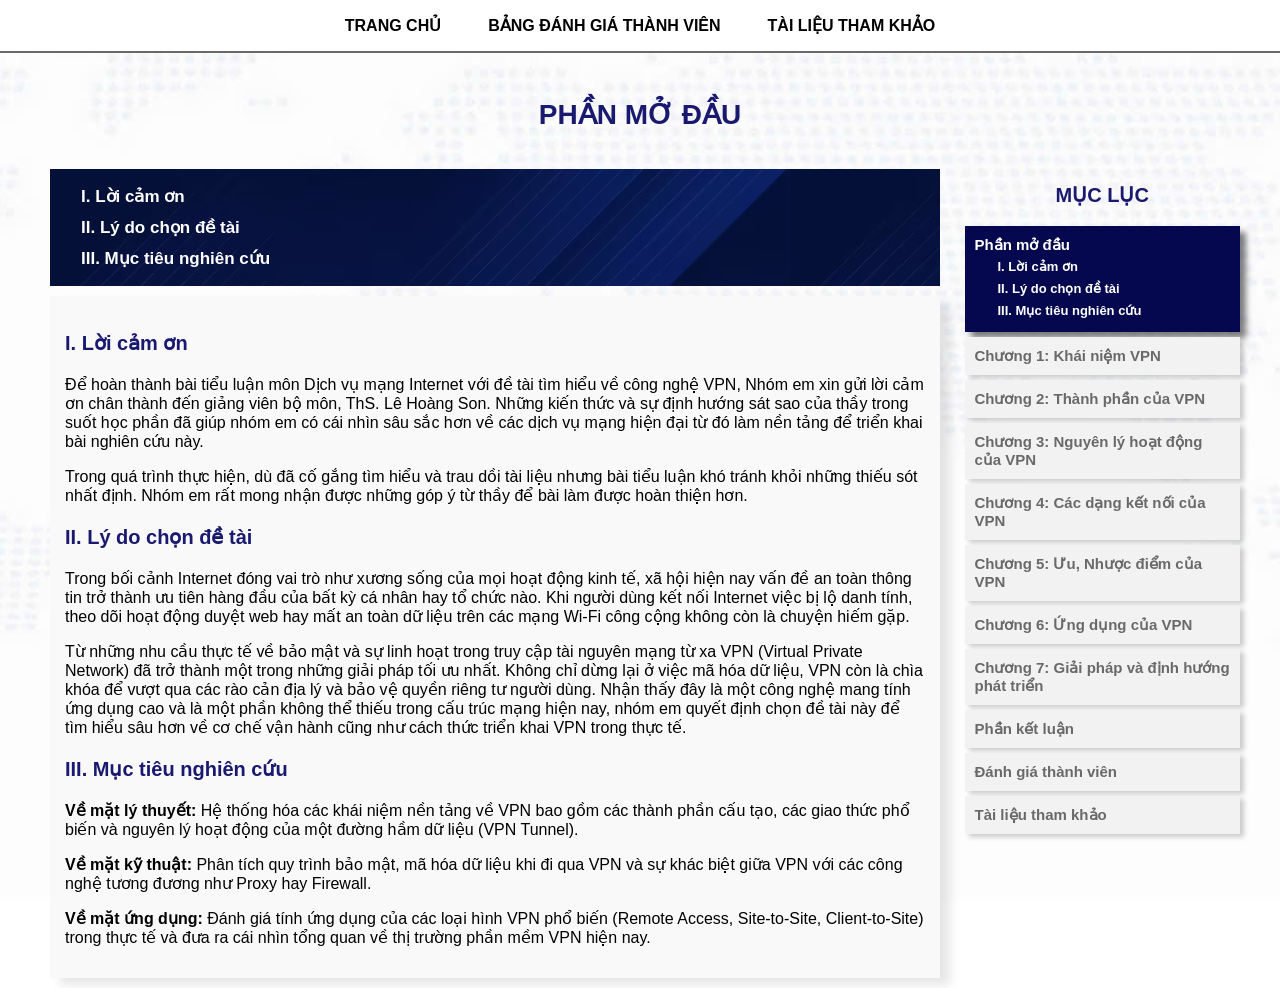
<file: KTHP_PMD.html>
<!DOCTYPE html>
<html>
<head>
    <meta charset="UTF-8">
    <title>Phần mở đầu</title>
	<link rel="stylesheet" href="KTHP_cacchuong.css">
</head>

<body>
	<table cellspacing="15" align="center">
		<tr>
			<td>
				<a class="menu" href="index.html">TRANG CHỦ</a>
			</td>
			<td>
				<a class="menu" href="KTHP_dgtv.html">BẢNG ĐÁNH GIÁ THÀNH VIÊN</a>
			</td>
			<td>
				<a class="menu" href="KTHP_tltk.html">TÀI LIỆU THAM KHẢO</a>
			</td>
		</tr>
	</table>
<div class="bg">
	<hr noshade size="2" color="#696969" align="center" width="100%" style=" margin-top:0px; ">
	<br> 
    <!--header-->
	 <h1 class="title" align="center">PHẦN MỞ ĐẦU</h1>
	<br>
	<!--ndung-->
	<table width="95%" border=0 cellspacing="10" style=" margin-left: 40px;">
        <tr>
		<!--menu-->
        <td width="75%" background="img/hn2.jpg">
            <ul  style="list-style-type: none;" >
                <li>
                    <a class="ttc1" href="#ci">I. Lời cảm ơn</a>
                </li>
                <li>
                    <a class="ttc1" href="#cii">II. Lý do chọn đề tài</a>
                </li>
				<li>
					 <a class="ttc1" href="#ciii">III. Mục tiêu nghiên cứu</a>
				</li>
            </ul>
		</td>
		<!--mục lục-->
		<td rowspan="2" valign="top"  style="padding-left: 10px ">
            <h1 class="ttc" align="center">MỤC LỤC</h1>
            <table width="100%" border="0" cellspacing="5" cellpadding="10">
				
				<tr bgcolor="#06084f" style="box-shadow: 6px 6px 6px rgba(0,0,0,0.5);">
                    <td><a class="ttcc" href="KTHP_PMD.html">Phần mở đầu</a>
						<table style="margin-left: 20px">
							<tr>
								<td><a class="ttcc1"  href="#ci">I. Lời cảm ơn</a></td>
							</tr>
							<tr>
								<td><a class="ttcc1" href="#cii">II. Lý do chọn đề tài</a></td>
							</tr>
							<tr>
								<td><a class="ttcc1" href="#ciii">III. Mục tiêu nghiên cứu</a></td>
							</tr>
						</table>
					</td>
				</tr>
                <tr bgcolor="#F2F2F2" style="box-shadow: 4px 3px 5px rgba(0,0,0,0.2);">
                    <td><a class="ttc2"  href="KTHP_C1.html">Chương 1: Khái niệm VPN</a></td>
                </tr>
                <tr bgcolor="#F2F2F2" style="box-shadow: 4px 3px 5px rgba(0,0,0,0.2);">
                    <td><a class="ttc2" href="KTHP_C2.html">Chương 2: Thành phần của VPN</a></td>
                </tr>
				<tr bgcolor="#F2F2F2" style="box-shadow: 4px 3px 5px rgba(0,0,0,0.2);">  
                    <td><a class="ttc2" href="KTHP_C3.html">Chương 3: Nguyên lý hoạt động của VPN</a></td>
                </tr>
                <tr bgcolor="#F2F2F2" style="box-shadow: 4px 3px 5px rgba(0,0,0,0.2);">
                    <td><a class="ttc2" href="KTHP_C4.html">Chương 4: Các dạng kết nối của VPN</a></td>
                </tr>
				<tr bgcolor="#F2F2F2" style="box-shadow: 4px 3px 5px rgba(0,0,0,0.2);">
                    <td><a class="ttc2" href="KTHP_C5.html">Chương 5: Ưu, Nhược điểm của VPN</a></td>
                </tr>
				<tr bgcolor="#F2F2F2" style="box-shadow: 4px 3px 5px rgba(0,0,0,0.2);">
                    <td><a class="ttc2" href="KTHP_C6.html">Chương 6: Ứng dụng của VPN</a></td>
                </tr>
				<tr bgcolor="#F2F2F2" style="box-shadow: 4px 3px 5px rgba(0,0,0,0.2);">
                    <td><a class="ttc2" href="KTHP_C7.html">Chương 7: Giải pháp và định hướng phát triển</a></td>
                </tr>
				<tr bgcolor="#F2F2F2" style="box-shadow: 4px 3px 5px rgba(0,0,0,0.2);">
                    <td><a class="ttc2" href="KTHP_PKL.html">Phần kết luận</a></td>
                </tr>
				<tr bgcolor="#F2F2F2" style="box-shadow: 4px 3px 5px rgba(0,0,0,0.2);">
                    <td><a class="ttc2" href="KTHP_dgtv.html">Đánh giá thành viên</a></td>
                </tr>
				<tr bgcolor="#F2F2F2" style="box-shadow: 4px 3px 5px rgba(0,0,0,0.2);">
                    <td><a class="ttc2" href="KTHP_tltk.html">Tài liệu tham khảo</a></td>
                </tr>
            </table>
		</td> 
		</tr>
		<tr valign="top" >
		<td  bgcolor="#F9F9F9" class="nd" >
                <h3 class="ttc" id="ci">I. Lời cảm ơn</h3>
				<p>Để hoàn thành bài tiểu luận môn Dịch vụ mạng Internet với đề tài tìm hiểu về công nghệ VPN, Nhóm em xin gửi lời cảm ơn chân thành đến giảng viên bộ môn, ThS. Lê Hoàng Son.
				Những kiến thức và sự định hướng sát sao của thầy trong suốt học phần đã giúp nhóm em có cái nhìn sâu sắc hơn về các dịch vụ mạng hiện đại từ đó làm nền tảng để triển khai bài nghiên cứu này.
				</p>
				<p>Trong quá trình thực hiện, dù đã cố gắng tìm hiểu và trau dồi tài liệu nhưng bài tiểu luận khó tránh khỏi những thiếu sót nhất định. Nhóm em rất mong nhận được những góp ý từ thầy để bài làm được hoàn thiện hơn.
				</p>
					
				<h3 class="ttc" id="cii">II. Lý do chọn đề tài</h3>
				<p> Trong bối cảnh Internet đóng vai trò như xương sống của mọi hoạt động kinh tế, xã hội hiện nay vấn đề an toàn thông tin trở thành ưu tiên hàng đầu của bất kỳ cá nhân hay tổ chức nào. 
				Khi người dùng kết nối Internet việc bị lộ danh tính, theo dõi hoạt động duyệt web hay mất an toàn dữ liệu trên các mạng Wi-Fi công cộng không còn là chuyện hiếm gặp.
				</p>
				<p>Từ những nhu cầu thực tế về bảo mật và sự linh hoạt trong truy cập tài nguyên mạng từ xa VPN (Virtual Private Network) đã trở thành một trong những giải pháp tối ưu nhất. Không chỉ dừng lại ở việc mã hóa dữ liệu,
				VPN còn là chìa khóa để vượt qua các rào cản địa lý và bảo vệ quyền riêng tư người dùng. Nhận thấy đây là một công nghệ mang tính ứng dụng cao và là một phần không thể thiếu trong cấu trúc mạng hiện nay,
				nhóm em quyết định chọn đề tài này để tìm hiểu sâu hơn về cơ chế vận hành cũng như cách thức triển khai VPN trong thực tế.
				</p>
				<h3 class="ttc" id="ciii">III. Mục tiêu nghiên cứu</h3>
				<p><b>Về mặt lý thuyết:</b> Hệ thống hóa các khái niệm nền tảng về VPN bao gồm các thành phần cấu tạo, các giao thức phổ biến và nguyên lý hoạt động của một đường hầm dữ liệu (VPN Tunnel).
				</p>
				<p><b>Về mặt kỹ thuật:</b> Phân tích quy trình bảo mật, mã hóa dữ liệu khi đi qua VPN và sự khác biệt giữa VPN với các công nghệ tương đương như Proxy hay Firewall.
				</p>
				<p><b>Về mặt ứng dụng:</b> Đánh giá tính ứng dụng của các loại hình VPN phổ biến (Remote Access, Site-to-Site, Client-to-Site) trong thực tế và đưa ra cái nhìn tổng quan về thị trường phần mềm VPN hiện nay.
				</p>
		</tr>
		</table>
</div>
</body>
</html>
</file>
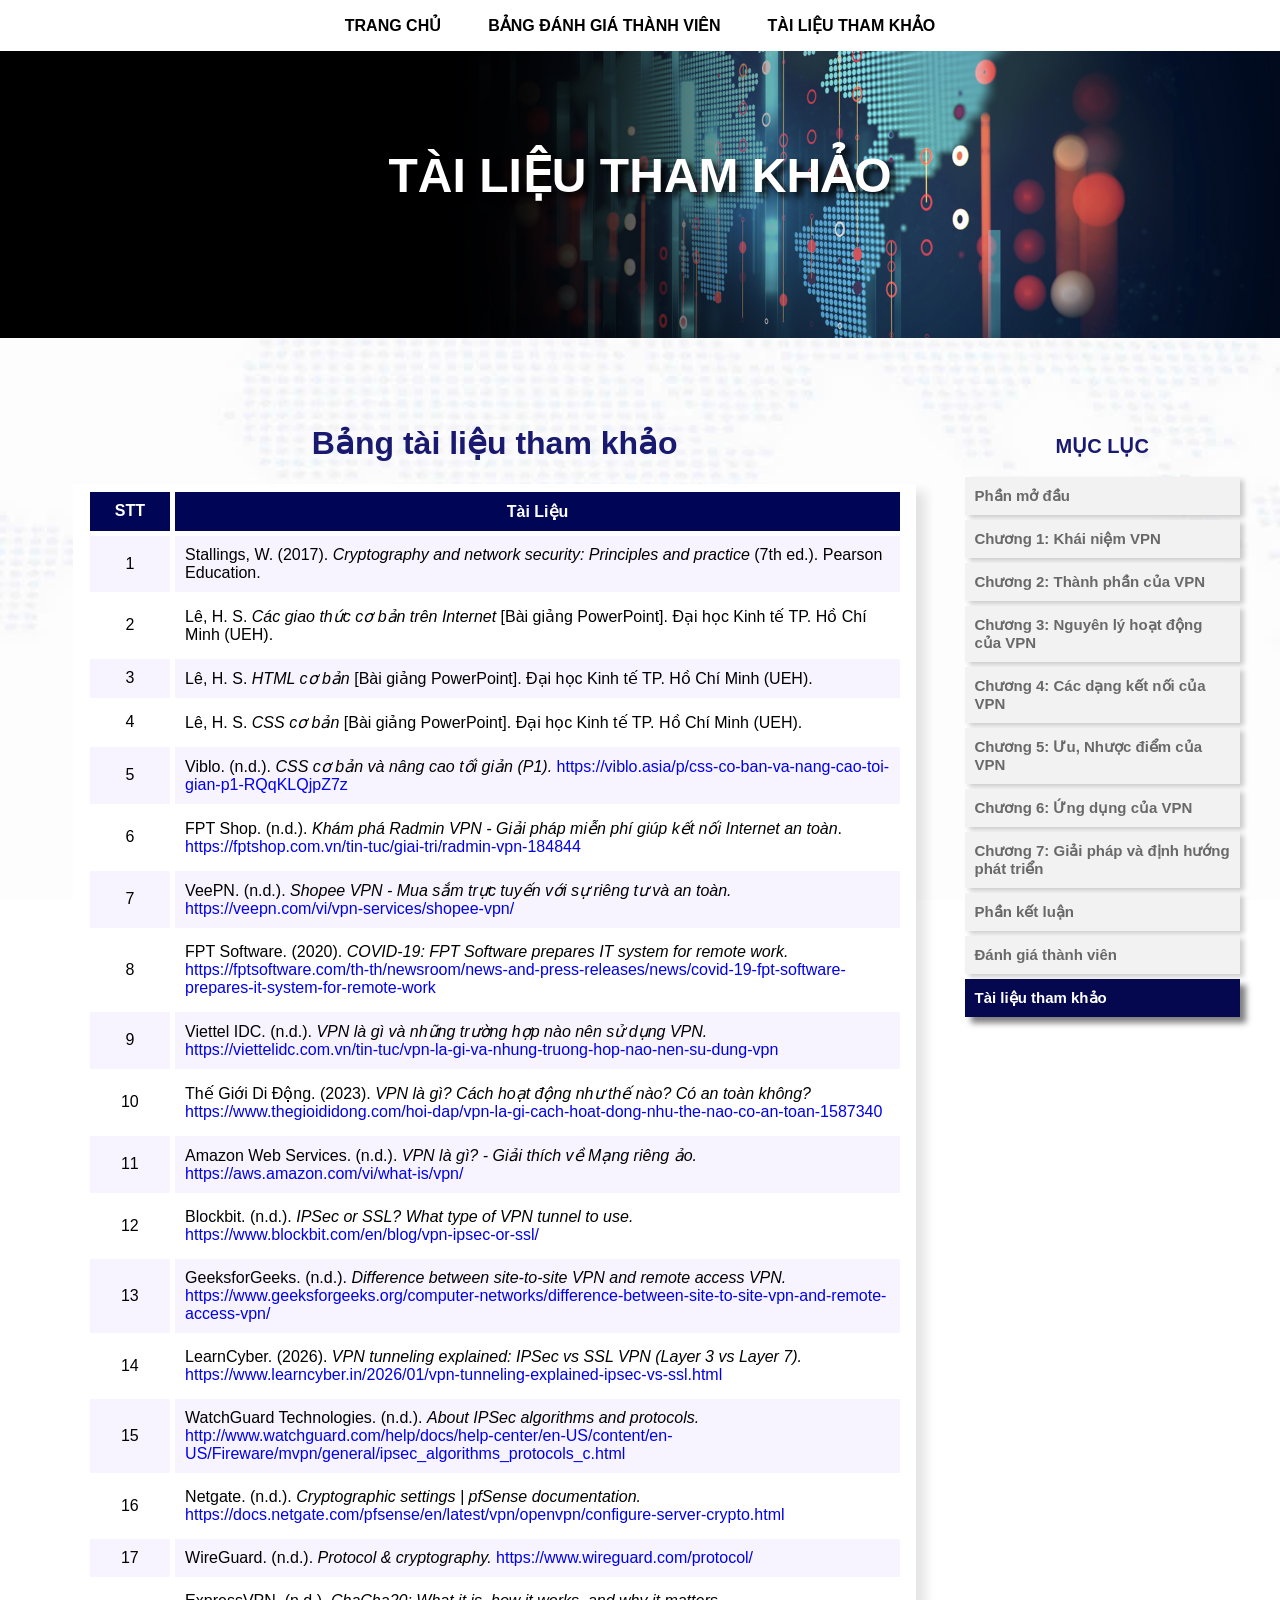
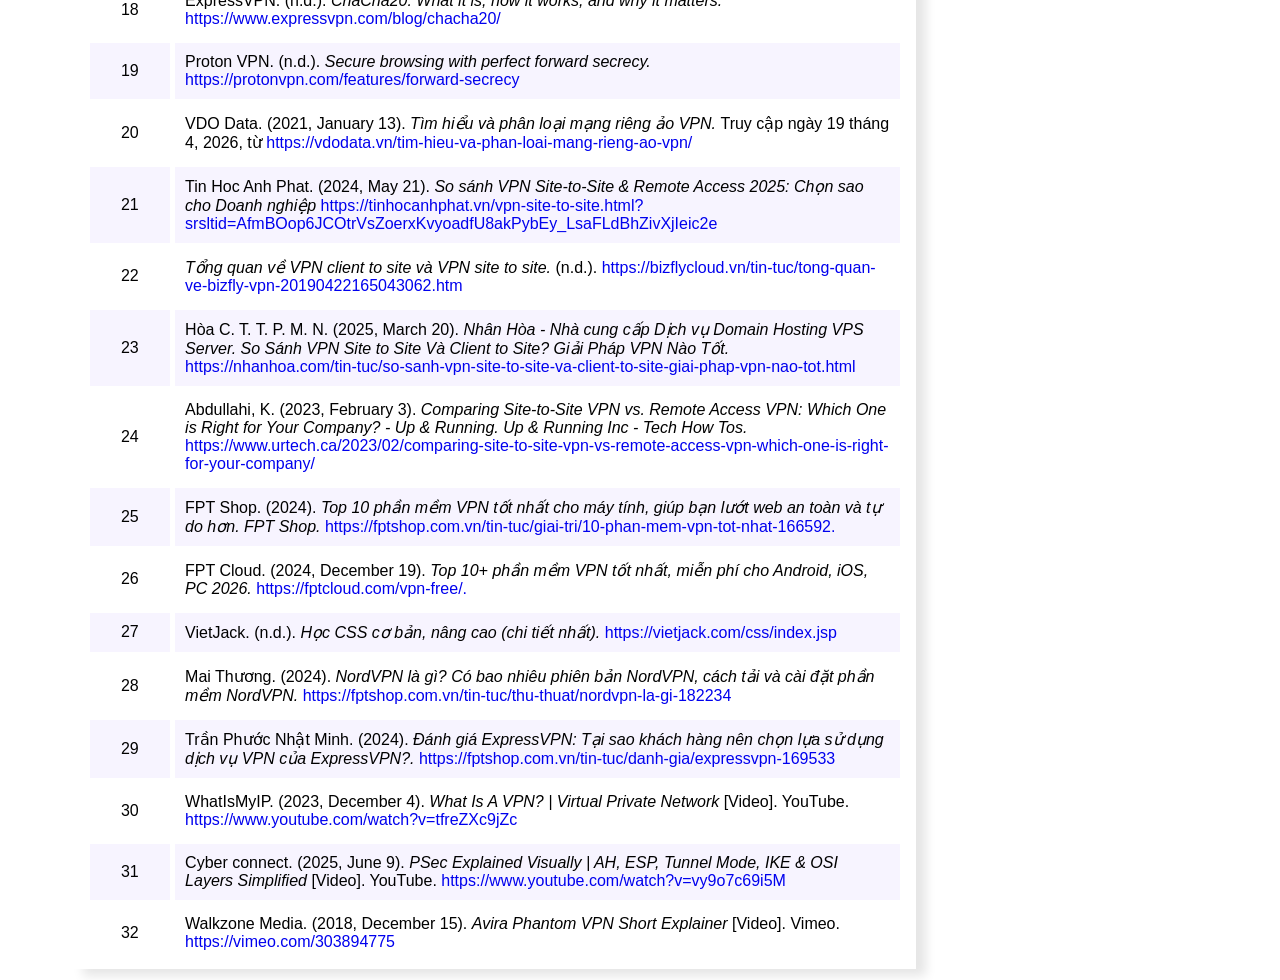
<file: KTHP_tltk.html>
<!DOCTYPE html>
<html>
<head>
    <meta charset="UTF-8">
    <title>Tài liệu tham khảo</title>
	<link rel="stylesheet" href="KTHP_cacchuong.css">

</head>
<body>
    <!-- Header -->
	<table cellspacing="15" align="center" style="" >
		<tr>
			<td>
				<a class="menu" href="index.html">TRANG CHỦ</a>
			</td>
			<td>
				<a class="menu" href="KTHP_dgtv.html">BẢNG ĐÁNH GIÁ THÀNH VIÊN</a>
			</td>
			<td>
				<a class="menu" href="KTHP_tltk.html">TÀI LIỆU THAM KHẢO</a>
			</td>
		</tr>
	</table>
<div class="bg">
    <!-- Banner -->
    <div class="banner">
        <h1 align="center"> 
			<font size="7" color="white">TÀI LIỆU THAM KHẢO</font> 
		</h1>
		<br>
    
    </div>
	<br> <br> <br>
	
	<!--ndung-->
	<table width="95%" border=0 cellspacing="10" style=" margin-left: 40px;">
        <tr>
		<!--menu-->
        <td width="75%" valign="top">
            <h1 align="center" > 
			<font size="6" color="#191970">Bảng tài liệu tham khảo</font> 
			</h1>
		<table align="center" bgcolor="white" width="95%" style="box-shadow: 10px 7px 10px rgba(0,0,0,0.1);">
			<tr>
				<td>
					<table border="0"  cellpadding="10" cellspacing="5" align="center" width="98%">
						<tr  align="center" bgcolor=" #000556" style="color: white; font-weight:bold">
							<td width="10%">STT</td>
							<td width="90%"> Tài Liệu</td>
						</tr>
						<tr align="center" bgcolor=" #F7F4FF">
							<td>1</td>
							<td align="left">Stallings, W. (2017). <i>Cryptography and network security: Principles and practice </i>(7th ed.). Pearson Education. </td>
						</tr>
						<tr align="center" bgcolor="WHITE">
							<td>2</td>
							<td align="left">
								Lê, H. S. <i>Các giao thức cơ bản trên Internet</i> [Bài giảng PowerPoint]. Đại học Kinh tế TP. Hồ Chí Minh (UEH).
							</td>
						</tr>
						<tr align="center" bgcolor=" #F7F4FF">
							<td>3</td>
							<td align="left">
								Lê, H. S. <i>HTML cơ bản</i> [Bài giảng PowerPoint]. Đại học Kinh tế TP. Hồ Chí Minh (UEH).
							</td>
						</tr>
						<tr align="center" bgcolor="WHITE">
							<td>4</td>
							<td align="left">
								Lê, H. S. <i>CSS cơ bản</i> [Bài giảng PowerPoint]. Đại học Kinh tế TP. Hồ Chí Minh (UEH).
							</td>
						</tr>
						<tr align="center" bgcolor=" #F7F4FF">
							<td>5</td>
							<td align="left">
								Viblo. (n.d.). <i>CSS cơ bản và nâng cao tối giản (P1).</i>
								<a href="https://viblo.asia/p/css-co-ban-va-nang-cao-toi-gian-p1-RQqKLQjpZ7z">https://viblo.asia/p/css-co-ban-va-nang-cao-toi-gian-p1-RQqKLQjpZ7z</a>
							</td>
						</tr>
						<tr align="center" bgcolor="WHITE">
							<td>6</td>
							<td align="left">
								FPT Shop. (n.d.). <i>Khám phá Radmin VPN - Giải pháp miễn phí giúp kết nối Internet an toàn</i>.
								<a href="https://fptshop.com.vn/tin-tuc/giai-tri/radmin-vpn-184844">https://fptshop.com.vn/tin-tuc/giai-tri/radmin-vpn-184844</a> 
							</td>
						</tr>
						<tr align="center" bgcolor=" #F7F4FF" >
							<td>7</td>
							<td align="left">
								VeePN. (n.d.). <i>Shopee VPN - Mua sắm trực tuyến với sự riêng tư và an toàn. </i>
								<a href="https://veepn.com/vi/vpn-services/shopee-vpn/">https://veepn.com/vi/vpn-services/shopee-vpn/</a>
							</td>
						</tr>
						<tr align="center" bgcolor="WHITE" >
							<td>8</td>
							<td align="left">
								FPT Software. (2020). <i>COVID-19: FPT Software prepares IT system for remote work. </i>
								<a href="https://fptsoftware.com/th-th/newsroom/news-and-press-releases/news/covid-19-fpt-software-prepares-it-system-for-remote-work">https://fptsoftware.com/th-th/newsroom/news-and-press-releases/news/covid-19-fpt-software-prepares-it-system-for-remote-work</a>
							</td>
						</tr>
						<tr align="center" bgcolor=" #F7F4FF">
							<td>9</td>
							<td align="left">
								Viettel IDC. (n.d.). <i>VPN là gì và những trường hợp nào nên sử dụng VPN.</i>
								<a href="https://viettelidc.com.vn/tin-tuc/vpn-la-gi-va-nhung-truong-hop-nao-nen-su-dung-vpn">https://viettelidc.com.vn/tin-tuc/vpn-la-gi-va-nhung-truong-hop-nao-nen-su-dung-vpn</a>
							</td>
						</tr>
						<tr align="center" bgcolor="WHITE">
							<td>10</td>
							<td align="left">
								Thế Giới Di Động. (2023). <i>VPN là gì? Cách hoạt động như thế nào? Có an toàn không?</i>
								<a href="https://www.thegioididong.com/hoi-dap/vpn-la-gi-cach-hoat-dong-nhu-the-nao-co-an-toan-1587340">https://www.thegioididong.com/hoi-dap/vpn-la-gi-cach-hoat-dong-nhu-the-nao-co-an-toan-1587340</a>
							</td>
						</tr>
					<!-- -->
						<tr align="center" bgcolor=" #F7F4FF">
							<td>11</td>
							<td align="left">
								Amazon Web Services. (n.d.). <i>VPN là gì? - Giải thích về Mạng riêng ảo. </i>
								<a href="https://aws.amazon.com/vi/what-is/vpn/">https://aws.amazon.com/vi/what-is/vpn/</a>
							</td>
						</tr>
						<tr align="center" bgcolor="WHITE">
							<td>12</td>
							<td align="left">
								Blockbit. (n.d.). <i>IPSec or SSL? What type of VPN tunnel to use. </i>
								<a href="https://www.blockbit.com/en/blog/vpn-ipsec-or-ssl/">https://www.blockbit.com/en/blog/vpn-ipsec-or-ssl/</a>
							</td>
						</tr>
						<tr align="center" bgcolor=" #F7F4FF">
							<td>13</td>
							<td align="left">
								GeeksforGeeks. (n.d.). <i>Difference between site-to-site VPN and remote access VPN. </i>
								<a href="https://www.geeksforgeeks.org/computer-networks/difference-between-site-to-site-vpn-and-remote-access-vpn/">https://www.geeksforgeeks.org/computer-networks/difference-between-site-to-site-vpn-and-remote-access-vpn/</a>
							</td>
						</tr>
						<tr align="center" bgcolor="WHITE">
							<td>14</td>
							<td align="left">
								LearnCyber. (2026). <i>VPN tunneling explained: IPSec vs SSL VPN (Layer 3 vs Layer 7). </i>
								<a href="https://www.learncyber.in/2026/01/vpn-tunneling-explained-ipsec-vs-ssl.html">https://www.learncyber.in/2026/01/vpn-tunneling-explained-ipsec-vs-ssl.html</a>
							</td>
						</tr>
						<tr align="center" bgcolor=" #F7F4FF" >
							<td>15</td>
							<td align="left">
								WatchGuard Technologies. (n.d.). <i>About IPSec algorithms and protocols. </i>
								<a href="http://www.watchguard.com/help/docs/help-center/en-US/content/en-US/Fireware/mvpn/general/ipsec_algorithms_protocols_c.html">http://www.watchguard.com/help/docs/help-center/en-US/content/en-US/Fireware/mvpn/general/ipsec_algorithms_protocols_c.html</a>
							</td>
						</tr>
						<tr align="center" bgcolor="WHITE" >
							<td>16</td>
							<td align="left">
								Netgate. (n.d.). <i>Cryptographic settings | pfSense documentation. </i>
								<a href="https://docs.netgate.com/pfsense/en/latest/vpn/openvpn/configure-server-crypto.html">https://docs.netgate.com/pfsense/en/latest/vpn/openvpn/configure-server-crypto.html</a>
							</td>
						</tr>
						<tr align="center" bgcolor=" #F7F4FF">
							<td>17</td>
							<td align="left">
								WireGuard. (n.d.). <i>Protocol & cryptography. </i>
								<a href="https://www.wireguard.com/protocol/">https://www.wireguard.com/protocol/</a>
							</td>
						</tr>
						<tr align="center" bgcolor="WHITE">
							<td>18</td>
							<td align="left">
								ExpressVPN. (n.d.). <i>ChaCha20: What it is, how it works, and why it matters. </i>
								<a href="https://www.expressvpn.com/blog/chacha20/">https://www.expressvpn.com/blog/chacha20/</a>
							</td>
						</tr>
						<tr align="center" bgcolor=" #F7F4FF">
							<td>19</td>
							<td align="left">
								Proton VPN. (n.d.). <i>Secure browsing with perfect forward secrecy. </i>
								<a href="https://protonvpn.com/features/forward-secrecy">https://protonvpn.com/features/forward-secrecy</a>
							</td>
						</tr>
						<tr align="center" bgcolor="WHITE">
							<td>20</td>
							<td align="left">
								VDO Data. (2021, January 13).<i> Tìm hiểu và phân loại mạng riêng ảo VPN. </i>Truy cập ngày 19 tháng 4, 2026, từ 
								<a href="https://vdodata.vn/tim-hieu-va-phan-loai-mang-rieng-ao-vpn/">https://vdodata.vn/tim-hieu-va-phan-loai-mang-rieng-ao-vpn/</a>
							</td>
						</tr>
					<!-- -->
						<tr align="center" bgcolor=" #F7F4FF">
							<td>21</td>
							<td align="left">
								Tin Hoc Anh Phat. (2024, May 21). <i>So sánh VPN Site-to-Site & Remote Access 2025: Chọn sao cho Doanh nghiệp </i>
								<a href="https://tinhocanhphat.vn/vpn-site-to-site.html?srsltid=AfmBOop6JCOtrVsZoerxKvyoadfU8akPybEy_LsaFLdBhZivXjIeic2e">https://tinhocanhphat.vn/vpn-site-to-site.html?srsltid=AfmBOop6JCOtrVsZoerxKvyoadfU8akPybEy_LsaFLdBhZivXjIeic2e</a>
							</td>
						</tr>
						<tr align="center" bgcolor="WHITE">
							<td>22</td>
							<td align="left">
								<i>Tổng quan về VPN client to site và VPN site to site.</i>  (n.d.). 
								<a href="https://bizflycloud.vn/tin-tuc/tong-quan-ve-bizfly-vpn-20190422165043062.htm">https://bizflycloud.vn/tin-tuc/tong-quan-ve-bizfly-vpn-20190422165043062.htm</a>
							</td>
						</tr>
						<tr align="center" bgcolor=" #F7F4FF">
							<td>23</td>
							<td align="left">
								Hòa C. T. T. P. M. N. (2025, March 20). <i>Nhân Hòa - Nhà cung cấp Dịch vụ Domain Hosting VPS Server. So Sánh VPN Site to Site Và Client to Site? Giải Pháp VPN Nào Tốt. </i>
								<a href="https://nhanhoa.com/tin-tuc/so-sanh-vpn-site-to-site-va-client-to-site-giai-phap-vpn-nao-tot.html">https://nhanhoa.com/tin-tuc/so-sanh-vpn-site-to-site-va-client-to-site-giai-phap-vpn-nao-tot.html</a>
							</td>
						</tr>
						<tr align="center" bgcolor="WHITE">
							<td>24</td>
							<td align="left">
								Abdullahi, K. (2023, February 3). <i>Comparing Site-to-Site VPN vs. Remote Access VPN: Which One is Right for Your Company? - Up & Running. Up & Running Inc - Tech How Tos. </i>
								<a href="https://www.urtech.ca/2023/02/comparing-site-to-site-vpn-vs-remote-access-vpn-which-one-is-right-for-your-company/">https://www.urtech.ca/2023/02/comparing-site-to-site-vpn-vs-remote-access-vpn-which-one-is-right-for-your-company/</a>
							</td>
						</tr>
						<tr align="center" bgcolor=" #F7F4FF" >
							<td>25</td>
							<td align="left">
								FPT Shop. (2024). <i>Top 10 phần mềm VPN tốt nhất cho máy tính, giúp bạn lướt web an toàn và tự do hơn. FPT Shop. </i>
								<a href="https://fptshop.com.vn/tin-tuc/giai-tri/10-phan-mem-vpn-tot-nhat-166592.">https://fptshop.com.vn/tin-tuc/giai-tri/10-phan-mem-vpn-tot-nhat-166592.</a>
							</td>
						</tr>
						<tr align="center" bgcolor="WHITE" >
							<td>26</td>
							<td align="left">
								FPT Cloud. (2024, December 19). <i>Top 10+ phần mềm VPN tốt nhất, miễn phí cho Android, iOS, PC 2026. </i>
								<a href="https://fptcloud.com/vpn-free/.">https://fptcloud.com/vpn-free/.</a>
							</td>
						</tr>
						<tr align="center" bgcolor=" #F7F4FF" >
							<td>27</td>
							<td align="left">
								VietJack. (n.d.). <i>Học CSS cơ bản, nâng cao (chi tiết nhất). </i>
								<a href="https://vietjack.com/css/index.jsp">https://vietjack.com/css/index.jsp</a>
							</td>
						</tr>
						<tr align="center" bgcolor="WHITE" >
							<td>28</td>
							<td align="left">
								Mai Thương. (2024). <i>NordVPN là gì? Có bao nhiêu phiên bản NordVPN, cách tải và cài đặt phần mềm NordVPN. </i>
								<a href="https://fptshop.com.vn/tin-tuc/thu-thuat/nordvpn-la-gi-182234 ">https://fptshop.com.vn/tin-tuc/thu-thuat/nordvpn-la-gi-182234</a>
							</td>
						</tr>
						<tr align="center" bgcolor=" #F7F4FF" >
							<td>29</td>
							<td align="left">
								Trần Phước Nhật Minh. (2024). <i> Đánh giá ExpressVPN: Tại sao khách hàng nên chọn lựa sử dụng dịch vụ VPN của ExpressVPN?. </i>
								<a href="https://fptshop.com.vn/tin-tuc/danh-gia/expressvpn-169533">https://fptshop.com.vn/tin-tuc/danh-gia/expressvpn-169533</a>
							</td>
						</tr>
						<tr align="center" bgcolor="WHITE" >
							<td>30</td>
							<td align="left">
								WhatIsMyIP. (2023, December 4). <i>What Is A VPN? | Virtual Private Network </i>[Video]. YouTube. 
								<a href="https://www.youtube.com/watch?v=tfreZXc9jZc ">https://www.youtube.com/watch?v=tfreZXc9jZc</a>
							</td>
						</tr>
						<tr align="center" bgcolor=" #F7F4FF" >
							<td>31</td>
							<td align="left">
								Cyber connect. (2025, June 9). <i> PSec Explained Visually | AH, ESP, Tunnel Mode, IKE & OSI Layers Simplified </i> [Video]. YouTube. 
								<a href="https://www.youtube.com/watch?v=vy9o7c69i5M">https://www.youtube.com/watch?v=vy9o7c69i5M</a>
							</td>
						</tr>
						<tr align="center" bgcolor="WHITE" >
							<td>32</td>
							<td align="left">
								Walkzone Media. (2018, December 15). <i>Avira Phantom VPN Short Explainer </i>[Video]. Vimeo.  
								<a href="https://vimeo.com/303894775 ">https://vimeo.com/303894775</a>
							</td>
						</tr>
					</table>
				</td>
			</tr>
		</table>
		</td>
		<!--mục lục-->
		<td valign="top"  style="padding-left: 10px">
		<br>
            <h1 class="ttc" align="center">MỤC LỤC</h1>
            <table width="100%" border="0" cellspacing="5" cellpadding="10">
				<tr bgcolor="#F2F2F2" style="box-shadow: 4px 3px 5px rgba(0,0,0,0.2);">
                    <td><a class="ttc2" href="KTHP_PMD.html">Phần mở đầu</a></td>
                </tr>
                <tr bgcolor="#F2F2F2" style="box-shadow: 4px 3px 5px rgba(0,0,0,0.2);">
                    <td><a class="ttc2"  href="KTHP_C1.html">Chương 1: Khái niệm VPN</a></td>
                </tr>
                <tr bgcolor="#F2F2F2" style="box-shadow: 4px 3px 5px rgba(0,0,0,0.2);">
                    <td><a class="ttc2" href="KTHP_C2.html">Chương 2: Thành phần của VPN</a></td>
                </tr>
				<tr bgcolor="#F2F2F2" style="box-shadow: 4px 3px 5px rgba(0,0,0,0.2);">  
                    <td><a class="ttc2" href="KTHP_C3.html">Chương 3: Nguyên lý hoạt động của VPN</a></td>
                </tr>
                <tr bgcolor="#F2F2F2" style="box-shadow: 4px 3px 5px rgba(0,0,0,0.2);">
                    <td><a class="ttc2" href="KTHP_C4.html">Chương 4: Các dạng kết nối của VPN</a></td>
                </tr>
				<tr bgcolor="#F2F2F2" style="box-shadow: 4px 3px 5px rgba(0,0,0,0.2);">
                    <td><a class="ttc2" href="KTHP_C5.html">Chương 5: Ưu, Nhược điểm của VPN</a></td>
                </tr>
				<tr bgcolor="#F2F2F2" style="box-shadow: 4px 3px 5px rgba(0,0,0,0.2);">
                    <td><a class="ttc2" href="KTHP_C6.html">Chương 6: Ứng dụng của VPN</a></td>
                </tr>
				<tr bgcolor="#F2F2F2" style="box-shadow: 4px 3px 5px rgba(0,0,0,0.2);">
                    <td><a class="ttc2" href="KTHP_C7.html">Chương 7: Giải pháp và định hướng phát triển</a></td>
                </tr>
				<tr bgcolor="#F2F2F2" style="box-shadow: 4px 3px 5px rgba(0,0,0,0.2);">
                    <td><a class="ttc2" href="KTHP_PKL.html">Phần kết luận</a></td>
                </tr>
				<tr bgcolor="#F2F2F2" style="box-shadow: 4px 3px 5px rgba(0,0,0,0.2);">
                    <td><a class="ttc2" href="KTHP_dgtv.html">Đánh giá thành viên</a></td>
                </tr>
				<tr bgcolor="#06084f" style="box-shadow: 6px 6px 6px rgba(0,0,0,0.5);">
                    <td><a class="ttcc" href="KTHP_tltk.html">Tài liệu tham khảo</a></td>
				</tr>
            </table>
		</td> 
		</tr>
	</table>
</div>
</body>
</html>
</file>
<file: KTHP_cacchuong.css>
body 
		{
            margin: 0;
            font-family: sans-serif;
        }
    .menu 
		{
            margin-top: 0;
			margin-bottom: 0;
			margin-left: 15px;
			margin-right: 15px;
            text-decoration: none;
            color: black;
            font-weight: bold;
		}
    .banner 
		{
			width: 100%;
            background-image: url('img/h5.jpg'); 
            background-color: #333 ;
            background-size: cover; 
            background-position: center;
            padding-top: 75px; 
			padding-bottom: 95px;
            text-align: center;
            color: white;
			text-shadow: 5px 5px 7px black;

        }
    .header 
		{
            text-align: center;
            padding: 15px;
            background: white;
            margin-bottom: 10px;
        }
    .title 
		{
            font-size: 28px;
            font-weight: bold;
            margin-bottom: 10px;
			color: #191970;		
        }
    ul { padding-left: 20px; }
    li { margin: 10px ; }
    a  { text-decoration: none; }
	a:hover { color: #205AA7; }
	.ttc
		{
			color: #191970;
			font-size: 20px;
			font-weight: bold;
		}
	.ttc1
		{
			color: white;
			font-size: 17px;
			font-weight: bold;
		}
	.ttc2
		{
			color: #696969;
			font-size: 15px;
			font-weight: bold;
		}
	.ttcc
		{
			color: white;
			font-size: 15px;
			font-weight: bold;
		}
	.ttcc1
		{
			color: white;
			font-size: 13px;
			font-weight: bold;
			
		}
	.bg
		{
			background-image: url('img/bg1.jpg');
			background-size: COVER; 
			background-repeat: no-repeat;				
			background-attachment: fixed; 	        
			background-position: center;
		}
	.nd
		{
			padding: 15px;  
			box-shadow: 10px 7px 10px rgba(0,0,0,0.1);
		}
</file>
